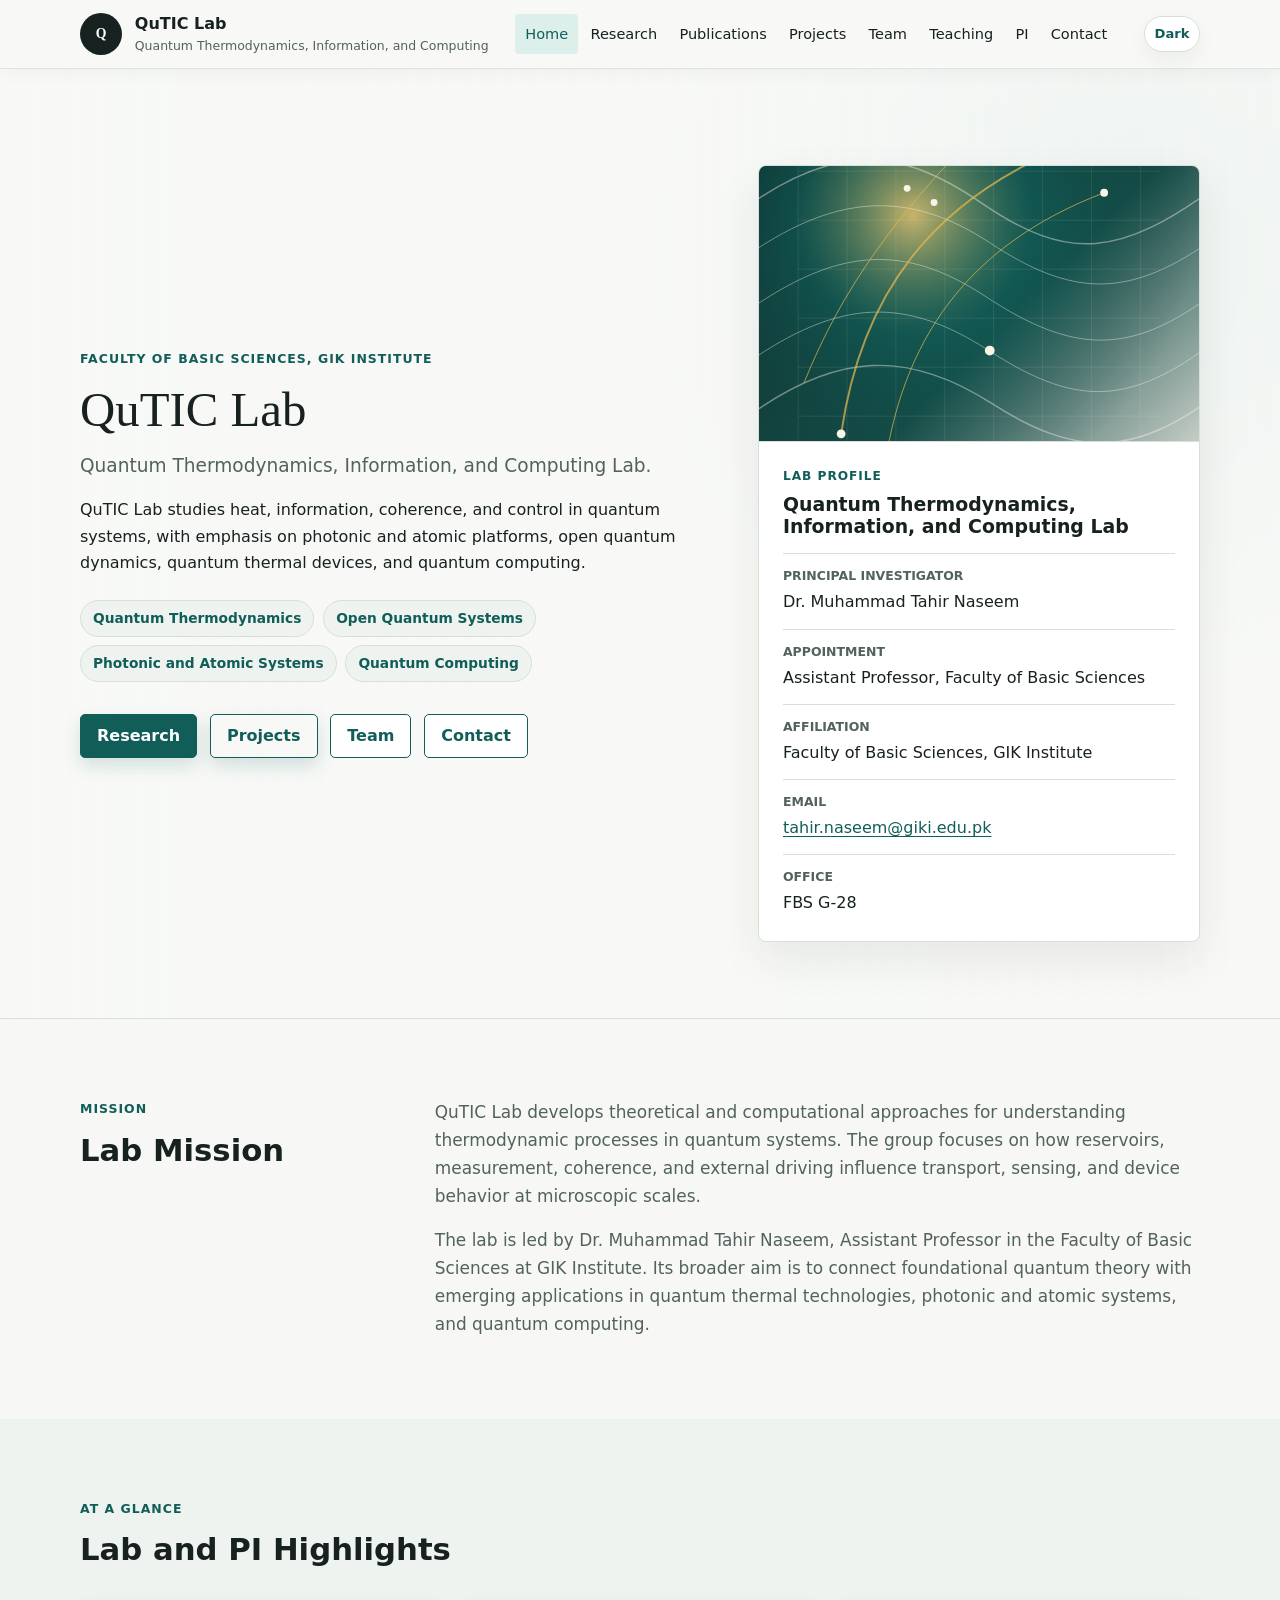
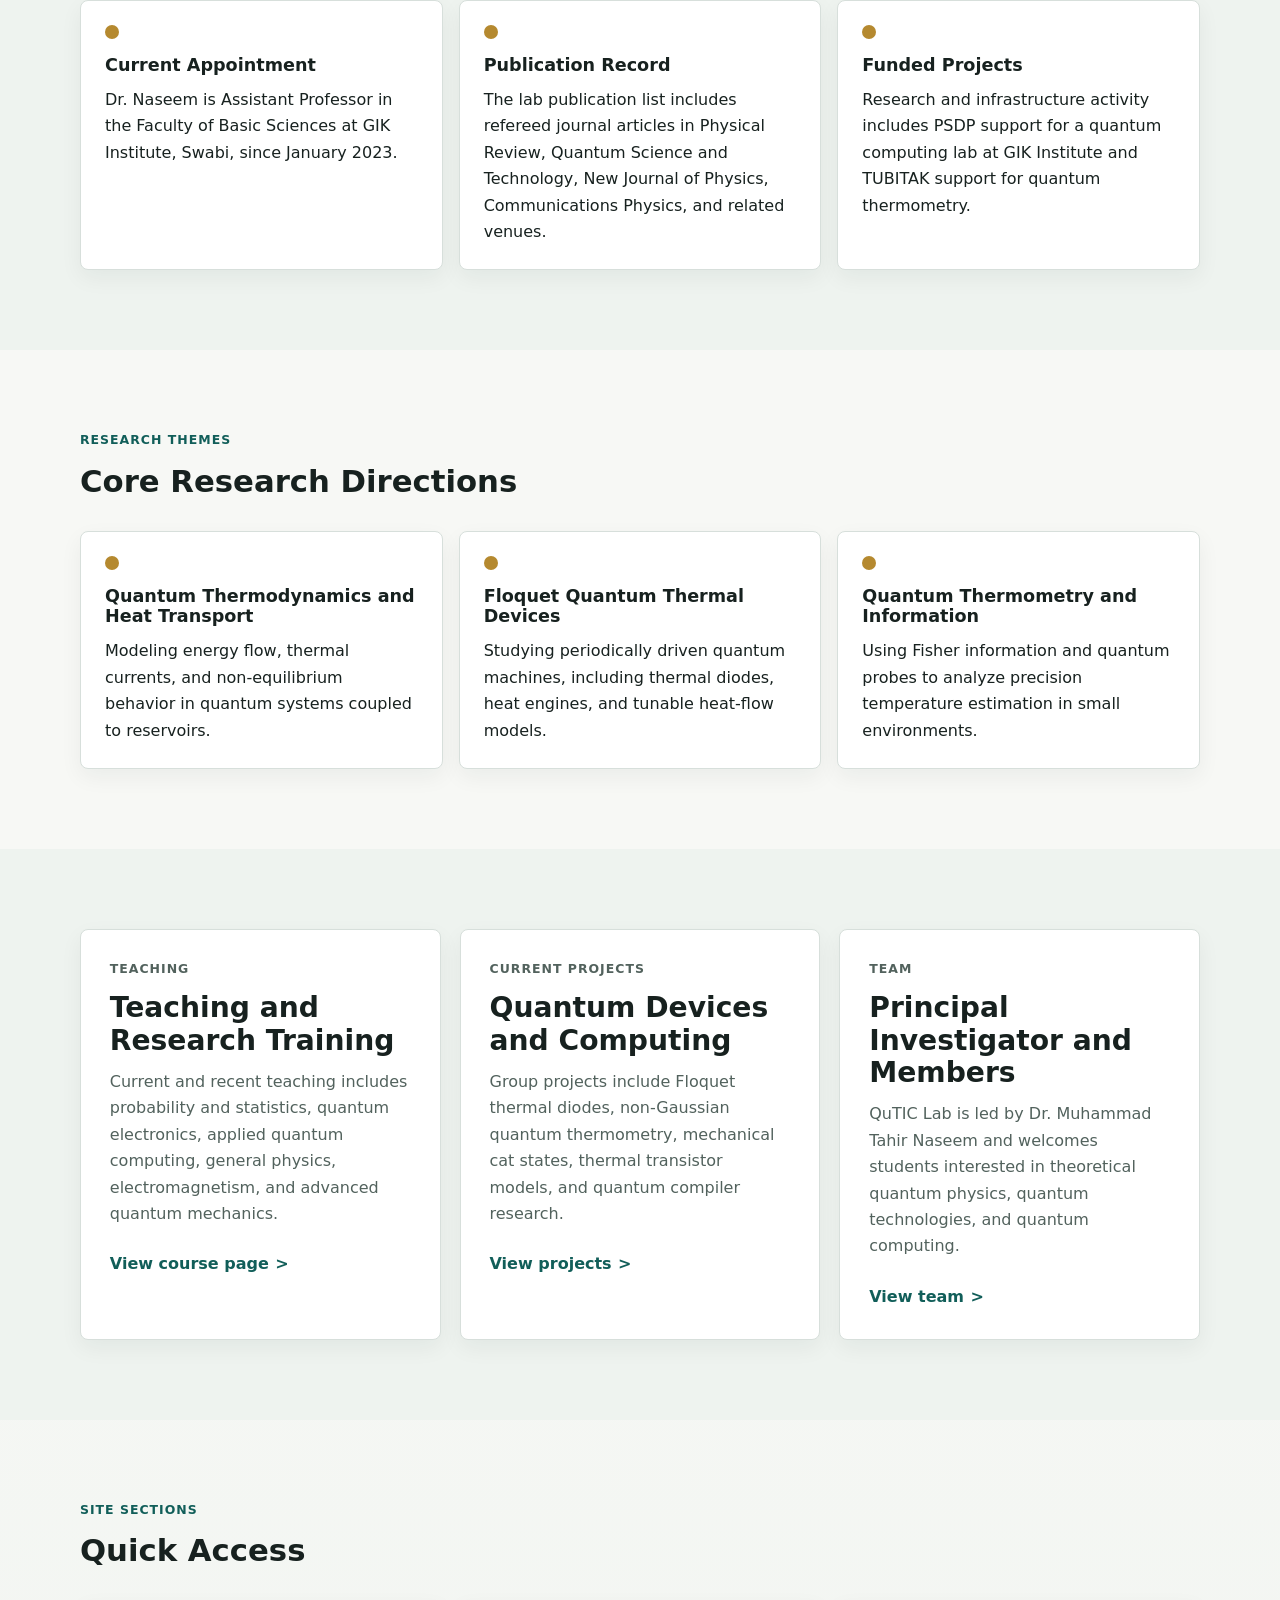
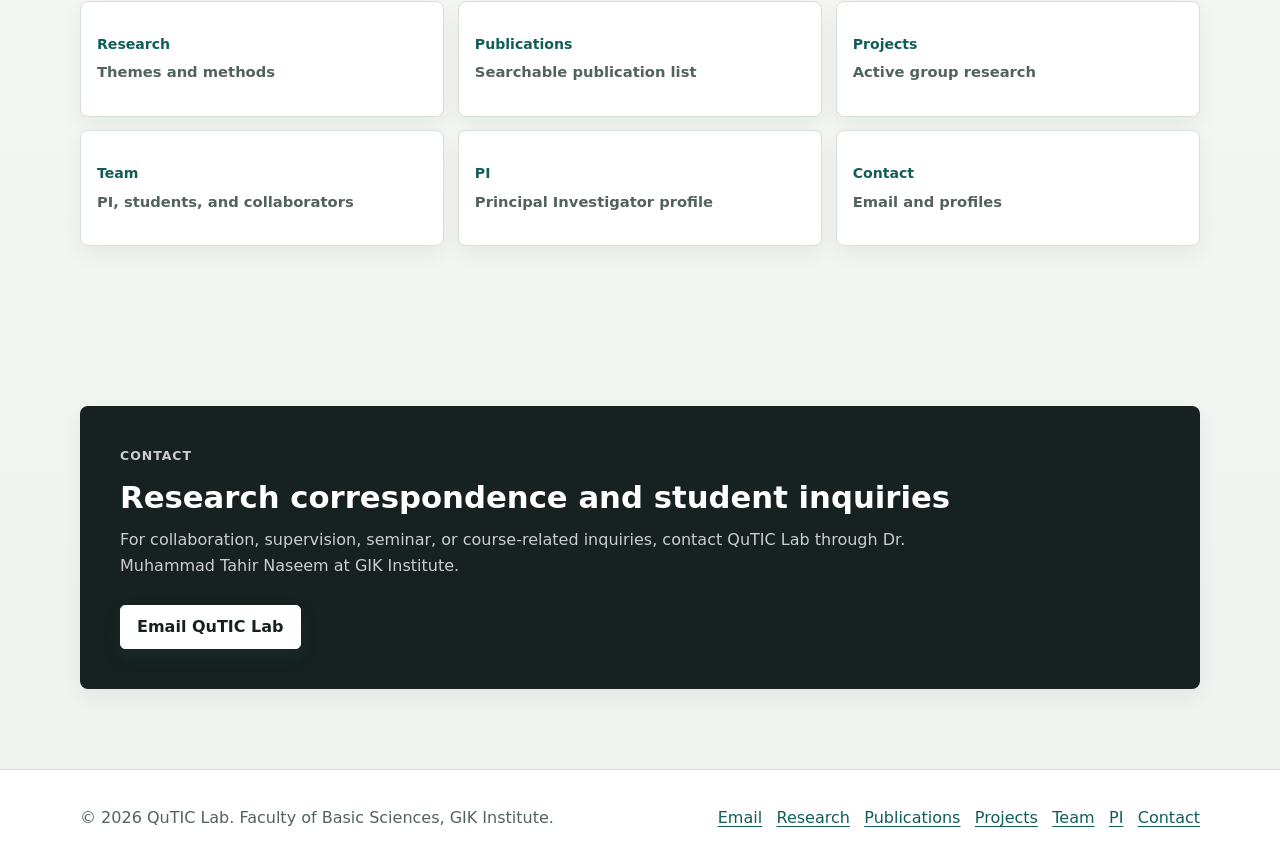
<file: index.html>
<!doctype html>
<html lang="en">
  <head>
    <meta charset="utf-8">
    <meta name="viewport" content="width=device-width, initial-scale=1">
    <meta name="description" content="QuTIC Lab: Quantum Thermodynamics, Information, and Computing Lab at the Faculty of Basic Sciences, GIK Institute of Engineering Sciences and Technology.">
    <title>QuTIC Lab | Quantum Thermodynamics, Information, and Computing</title>
    <script src="assets/js/theme-init.js"></script>
    <link rel="stylesheet" href="assets/css/styles.css">
  </head>
  <body>
    <a class="skip-link" href="#main">Skip to content</a>
    <header class="site-header" data-site-header>
      <nav class="nav container" aria-label="Primary navigation">
        <a class="brand" href="index.html" aria-label="Home">
          <span class="brand-mark" aria-hidden="true">Q</span>
          <span>
            <strong>QuTIC Lab</strong>
            <small>Quantum Thermodynamics, Information, and Computing</small>
          </span>
        </a>
        <button class="nav-toggle" type="button" aria-expanded="false" aria-controls="nav-menu" data-nav-toggle>
          <span></span>
          <span></span>
          <span></span>
          <span class="sr-only">Menu</span>
        </button>
        <div class="nav-menu" id="nav-menu" data-nav-menu>
          <a href="index.html">Home</a>
          <a href="research.html">Research</a>
          <a href="publications.html">Publications</a>
          <a href="projects.html">Projects</a>
          <a href="students.html">Team</a>
          <a href="teaching.html">Teaching</a>
          <a href="cv.html">PI</a>
          <a href="contact.html">Contact</a>
        </div>
        <button class="theme-toggle" type="button" data-theme-toggle aria-label="Switch color theme" title="Switch color theme">
          <span data-theme-icon aria-hidden="true">Theme</span>
          <span class="sr-only" data-theme-label>Switch color theme</span>
        </button>
      </nav>
    </header>

    <main id="main">
      <section class="hero academic-hero">
        <div class="container hero-grid">
          <div class="hero-copy">
            <p class="eyebrow">Faculty of Basic Sciences, GIK Institute</p>
            <h1>QuTIC Lab</h1>
            <p class="lead">Quantum Thermodynamics, Information, and Computing Lab.</p>
            <p>QuTIC Lab studies heat, information, coherence, and control in quantum systems, with emphasis on photonic and atomic platforms, open quantum dynamics, quantum thermal devices, and quantum computing.</p>
            <ul class="hero-tags" aria-label="Research areas">
              <li>Quantum Thermodynamics</li>
              <li>Open Quantum Systems</li>
              <li>Photonic and Atomic Systems</li>
              <li>Quantum Computing</li>
            </ul>
            <div class="hero-actions">
              <a class="button" href="research.html">Research</a>
              <a class="button secondary" href="projects.html">Projects</a>
              <a class="button quiet" href="students.html">Team</a>
              <a class="button quiet" href="contact.html">Contact</a>
            </div>
          </div>

          <aside class="profile-panel" aria-label="Academic profile summary">
            <div class="profile-visual">
              <img src="assets/img/physics-field.svg" alt="Abstract visualization of quantum field trajectories and nodes.">
            </div>
            <div class="profile-details">
              <p class="profile-label">Lab Profile</p>
              <h2>Quantum Thermodynamics, Information, and Computing Lab</h2>
              <dl class="profile-list">
                <div>
                  <dt>Principal Investigator</dt>
                  <dd>Dr. Muhammad Tahir Naseem</dd>
                </div>
                <div>
                  <dt>Appointment</dt>
                  <dd>Assistant Professor, Faculty of Basic Sciences</dd>
                </div>
                <div>
                  <dt>Affiliation</dt>
                  <dd>Faculty of Basic Sciences, GIK Institute</dd>
                </div>
                <div>
                  <dt>Email</dt>
                  <dd><a href="mailto:tahir.naseem@giki.edu.pk">tahir.naseem@giki.edu.pk</a></dd>
                </div>
                <div>
                  <dt>Office</dt>
                  <dd>FBS G-28</dd>
                </div>
              </dl>
            </div>
          </aside>
        </div>
      </section>

      <section class="section">
        <div class="container two-column">
          <div>
            <p class="section-kicker">Mission</p>
            <h2>Lab Mission</h2>
          </div>
          <div class="prose">
            <p>QuTIC Lab develops theoretical and computational approaches for understanding thermodynamic processes in quantum systems. The group focuses on how reservoirs, measurement, coherence, and external driving influence transport, sensing, and device behavior at microscopic scales.</p>
            <p>The lab is led by Dr. Muhammad Tahir Naseem, Assistant Professor in the Faculty of Basic Sciences at GIK Institute. Its broader aim is to connect foundational quantum theory with emerging applications in quantum thermal technologies, photonic and atomic systems, and quantum computing.</p>
          </div>
        </div>
      </section>

      <section class="section muted">
        <div class="container">
          <div class="section-heading">
            <p class="section-kicker">At a Glance</p>
            <h2>Lab and PI Highlights</h2>
          </div>
          <div class="feature-grid">
            <article class="feature-card">
              <span class="icon-dot"></span>
              <h3>Current Appointment</h3>
              <p>Dr. Naseem is Assistant Professor in the Faculty of Basic Sciences at GIK Institute, Swabi, since January 2023.</p>
            </article>
            <article class="feature-card">
              <span class="icon-dot"></span>
              <h3>Publication Record</h3>
              <p>The lab publication list includes refereed journal articles in Physical Review, Quantum Science and Technology, New Journal of Physics, Communications Physics, and related venues.</p>
            </article>
            <article class="feature-card">
              <span class="icon-dot"></span>
              <h3>Funded Projects</h3>
              <p>Research and infrastructure activity includes PSDP support for a quantum computing lab at GIK Institute and TUBITAK support for quantum thermometry.</p>
            </article>
          </div>
        </div>
      </section>

      <section class="section">
        <div class="container">
          <div class="section-heading">
            <p class="section-kicker">Research Themes</p>
            <h2>Core Research Directions</h2>
          </div>
          <div class="feature-grid elevated-grid">
            <article class="feature-card">
              <span class="icon-dot"></span>
              <h3>Quantum Thermodynamics and Heat Transport</h3>
              <p>Modeling energy flow, thermal currents, and non-equilibrium behavior in quantum systems coupled to reservoirs.</p>
            </article>
            <article class="feature-card">
              <span class="icon-dot"></span>
              <h3>Floquet Quantum Thermal Devices</h3>
              <p>Studying periodically driven quantum machines, including thermal diodes, heat engines, and tunable heat-flow models.</p>
            </article>
            <article class="feature-card">
              <span class="icon-dot"></span>
              <h3>Quantum Thermometry and Information</h3>
              <p>Using Fisher information and quantum probes to analyze precision temperature estimation in small environments.</p>
            </article>
          </div>
        </div>
      </section>

      <section class="section muted">
        <div class="container academic-split">
          <article class="highlight-panel">
            <p class="section-kicker">Teaching</p>
            <h2>Teaching and Research Training</h2>
            <p>Current and recent teaching includes probability and statistics, quantum electronics, applied quantum computing, general physics, electromagnetism, and advanced quantum mechanics.</p>
            <a class="text-link" href="teaching.html">View course page</a>
          </article>
          <article class="highlight-panel">
            <p class="section-kicker">Current Projects</p>
            <h2>Quantum Devices and Computing</h2>
            <p>Group projects include Floquet thermal diodes, non-Gaussian quantum thermometry, mechanical cat states, thermal transistor models, and quantum compiler research.</p>
            <a class="text-link" href="projects.html">View projects</a>
          </article>
          <article class="highlight-panel">
            <p class="section-kicker">Team</p>
            <h2>Principal Investigator and Members</h2>
            <p>QuTIC Lab is led by Dr. Muhammad Tahir Naseem and welcomes students interested in theoretical quantum physics, quantum technologies, and quantum computing.</p>
            <a class="text-link" href="students.html">View team</a>
          </article>
        </div>
      </section>

      <section class="section">
        <div class="container">
          <div class="section-heading">
            <p class="section-kicker">Site Sections</p>
            <h2>Quick Access</h2>
          </div>
          <div class="academic-link-grid">
            <a class="academic-link-card" href="research.html">
              <span>Research</span>
              <strong>Themes and methods</strong>
            </a>
            <a class="academic-link-card" href="publications.html">
              <span>Publications</span>
              <strong>Searchable publication list</strong>
            </a>
            <a class="academic-link-card" href="projects.html">
              <span>Projects</span>
              <strong>Active group research</strong>
            </a>
            <a class="academic-link-card" href="students.html">
              <span>Team</span>
              <strong>PI, students, and collaborators</strong>
            </a>
            <a class="academic-link-card" href="cv.html">
              <span>PI</span>
              <strong>Principal Investigator profile</strong>
            </a>
            <a class="academic-link-card" href="contact.html">
              <span>Contact</span>
              <strong>Email and profiles</strong>
            </a>
          </div>
        </div>
      </section>

      <section class="section">
        <div class="container callout">
          <p class="section-kicker">Contact</p>
          <h2>Research correspondence and student inquiries</h2>
          <p>For collaboration, supervision, seminar, or course-related inquiries, contact QuTIC Lab through Dr. Muhammad Tahir Naseem at GIK Institute.</p>
          <a class="button" href="mailto:tahir.naseem@giki.edu.pk">Email QuTIC Lab</a>
        </div>
      </section>
    </main>

    <footer class="site-footer">
      <div class="container footer-grid">
        <p>&copy; <span data-year></span> QuTIC Lab. Faculty of Basic Sciences, GIK Institute.</p>
        <div class="footer-links">
          <a href="mailto:tahir.naseem@giki.edu.pk">Email</a>
          <a href="research.html">Research</a>
          <a href="publications.html">Publications</a>
          <a href="projects.html">Projects</a>
          <a href="students.html">Team</a>
          <a href="cv.html">PI</a>
          <a href="contact.html">Contact</a>
        </div>
      </div>
    </footer>
    <script src="assets/js/main.js"></script>
  </body>
</html>
</file>
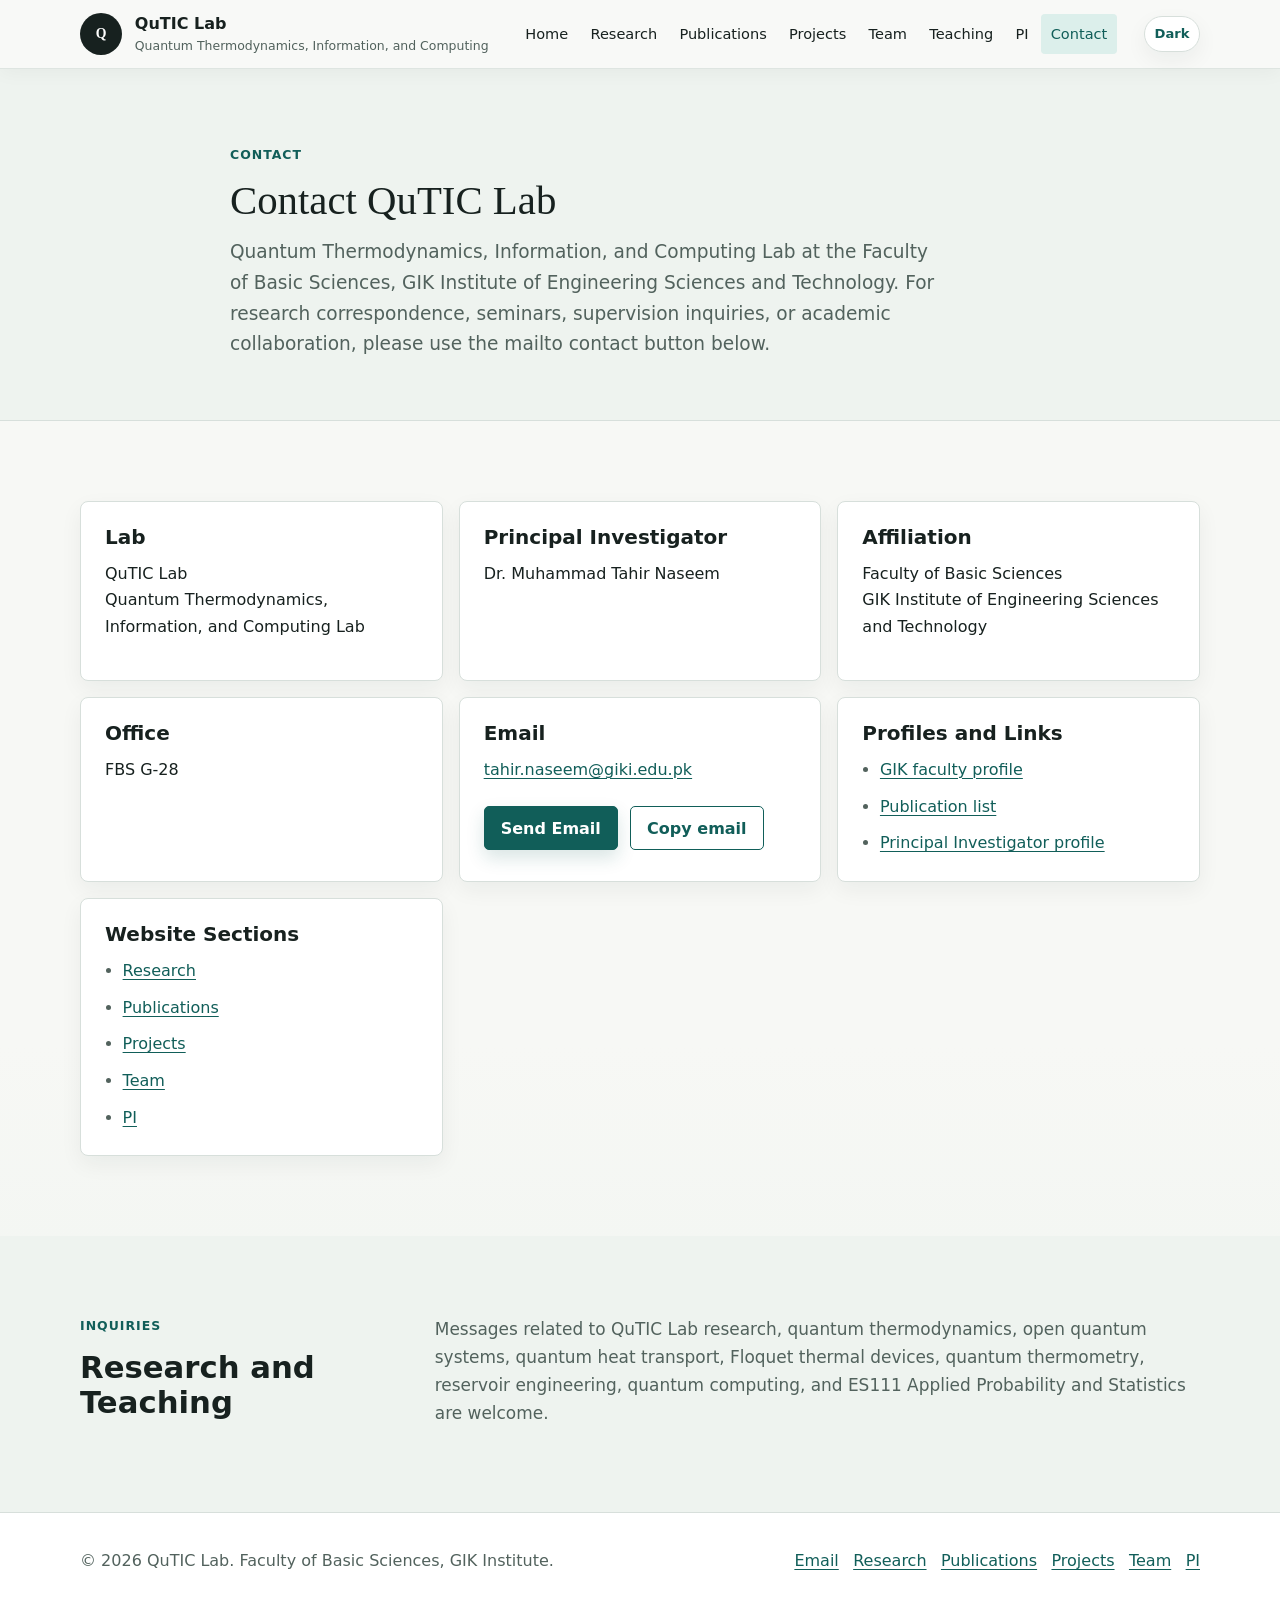
<file: contact.html>
<!doctype html>
<html lang="en">
  <head>
    <meta charset="utf-8">
    <meta name="viewport" content="width=device-width, initial-scale=1">
    <meta name="description" content="Contact information for QuTIC Lab and Dr. Muhammad Tahir Naseem.">
    <title>Contact | QuTIC Lab</title>
    <script src="assets/js/theme-init.js"></script>
    <link rel="stylesheet" href="assets/css/styles.css">
  </head>
  <body>
    <a class="skip-link" href="#main">Skip to content</a>
    <header class="site-header" data-site-header>
      <nav class="nav container" aria-label="Primary navigation">
        <a class="brand" href="index.html" aria-label="Home">
          <span class="brand-mark" aria-hidden="true">Q</span>
          <span>
            <strong>QuTIC Lab</strong>
            <small>Quantum Thermodynamics, Information, and Computing</small>
          </span>
        </a>
        <button class="nav-toggle" type="button" aria-expanded="false" aria-controls="nav-menu" data-nav-toggle>
          <span></span>
          <span></span>
          <span></span>
          <span class="sr-only">Menu</span>
        </button>
        <div class="nav-menu" id="nav-menu" data-nav-menu>
          <a href="index.html">Home</a>
          <a href="research.html">Research</a>
          <a href="publications.html">Publications</a>
          <a href="projects.html">Projects</a>
          <a href="students.html">Team</a>
          <a href="teaching.html">Teaching</a>
          <a href="cv.html">PI</a>
          <a href="contact.html">Contact</a>
        </div>
        <button class="theme-toggle" type="button" data-theme-toggle aria-label="Switch color theme" title="Switch color theme">
          <span data-theme-icon aria-hidden="true">Theme</span>
          <span class="sr-only" data-theme-label>Switch color theme</span>
        </button>
      </nav>
    </header>

    <main id="main">
      <section class="page-hero">
        <div class="container narrow">
          <p class="eyebrow">Contact</p>
          <h1>Contact QuTIC Lab</h1>
          <p class="lead">Quantum Thermodynamics, Information, and Computing Lab at the Faculty of Basic Sciences, GIK Institute of Engineering Sciences and Technology. For research correspondence, seminars, supervision inquiries, or academic collaboration, please use the mailto contact button below.</p>
        </div>
      </section>

      <section class="section">
        <div class="container contact-grid">
          <div class="contact-card">
            <h2>Lab</h2>
            <p>QuTIC Lab<br>Quantum Thermodynamics, Information, and Computing Lab</p>
          </div>
          <div class="contact-card">
            <h2>Principal Investigator</h2>
            <p>Dr. Muhammad Tahir Naseem</p>
          </div>
          <div class="contact-card">
            <h2>Affiliation</h2>
            <p>Faculty of Basic Sciences<br>GIK Institute of Engineering Sciences and Technology</p>
          </div>
          <div class="contact-card">
            <h2>Office</h2>
            <p>FBS G-28</p>
          </div>
          <div class="contact-card">
            <h2>Email</h2>
            <p><a href="mailto:tahir.naseem@giki.edu.pk" data-email>tahir.naseem@giki.edu.pk</a></p>
            <a class="button" href="mailto:tahir.naseem@giki.edu.pk">Send Email</a>
            <button class="text-button" type="button" data-copy-email>Copy email</button>
          </div>
          <div class="contact-card">
            <h2>Profiles and Links</h2>
            <ul class="clean-list">
              <li><a href="https://giki.edu.pk/fes/es-faculty-profile/" rel="noopener">GIK faculty profile</a></li>
              <li><a href="publications.html">Publication list</a></li>
              <li><a href="cv.html">Principal Investigator profile</a></li>
            </ul>
          </div>
          <div class="contact-card">
            <h2>Website Sections</h2>
            <ul class="clean-list">
              <li><a href="research.html">Research</a></li>
              <li><a href="publications.html">Publications</a></li>
              <li><a href="projects.html">Projects</a></li>
              <li><a href="students.html">Team</a></li>
              <li><a href="cv.html">PI</a></li>
            </ul>
          </div>
        </div>
      </section>

      <section class="section muted">
        <div class="container two-column">
          <div>
            <p class="section-kicker">Inquiries</p>
            <h2>Research and Teaching</h2>
          </div>
          <div class="prose">
            <p>Messages related to QuTIC Lab research, quantum thermodynamics, open quantum systems, quantum heat transport, Floquet thermal devices, quantum thermometry, reservoir engineering, quantum computing, and ES111 Applied Probability and Statistics are welcome.</p>
          </div>
        </div>
      </section>
    </main>

    <footer class="site-footer">
      <div class="container footer-grid">
        <p>&copy; <span data-year></span> QuTIC Lab. Faculty of Basic Sciences, GIK Institute.</p>
        <div class="footer-links">
          <a href="mailto:tahir.naseem@giki.edu.pk">Email</a>
          <a href="research.html">Research</a>
          <a href="publications.html">Publications</a>
          <a href="projects.html">Projects</a>
          <a href="students.html">Team</a>
          <a href="cv.html">PI</a>
        </div>
      </div>
    </footer>
    <script src="assets/js/main.js"></script>
  </body>
</html>
</file>
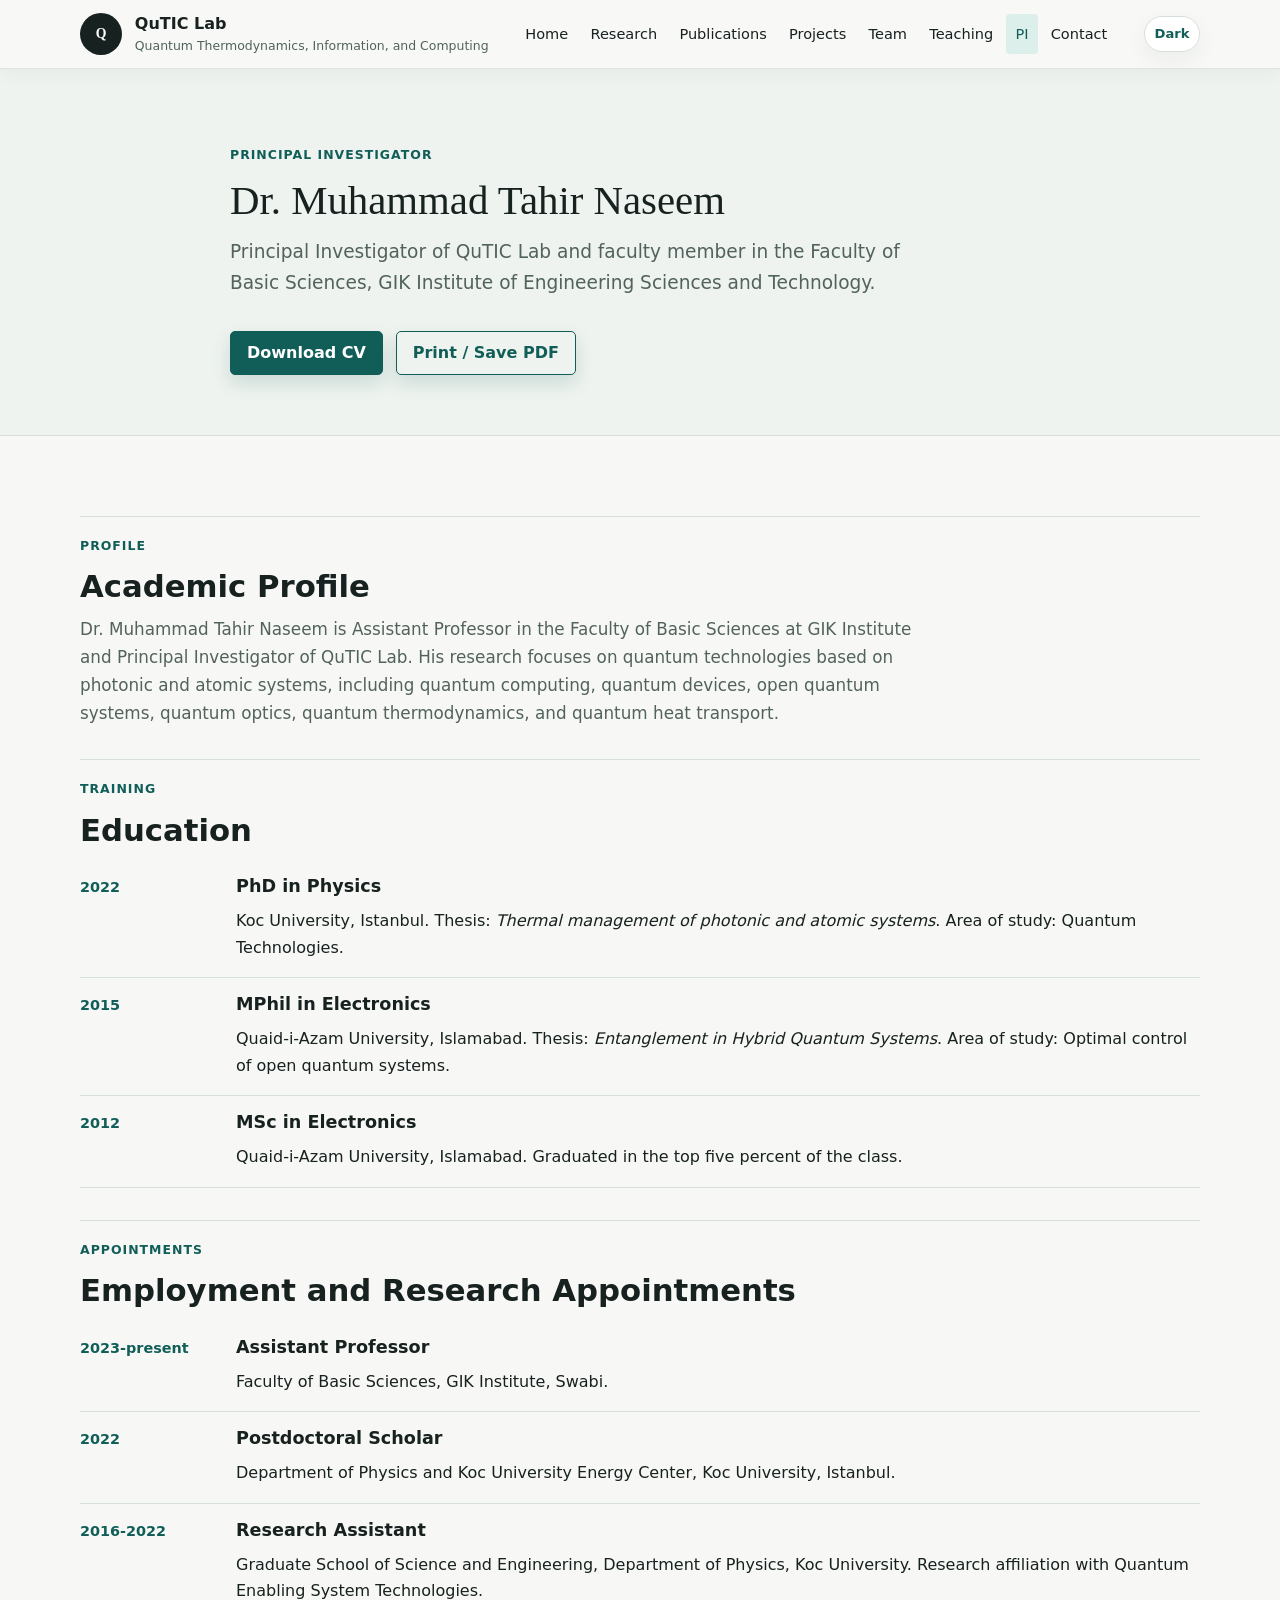
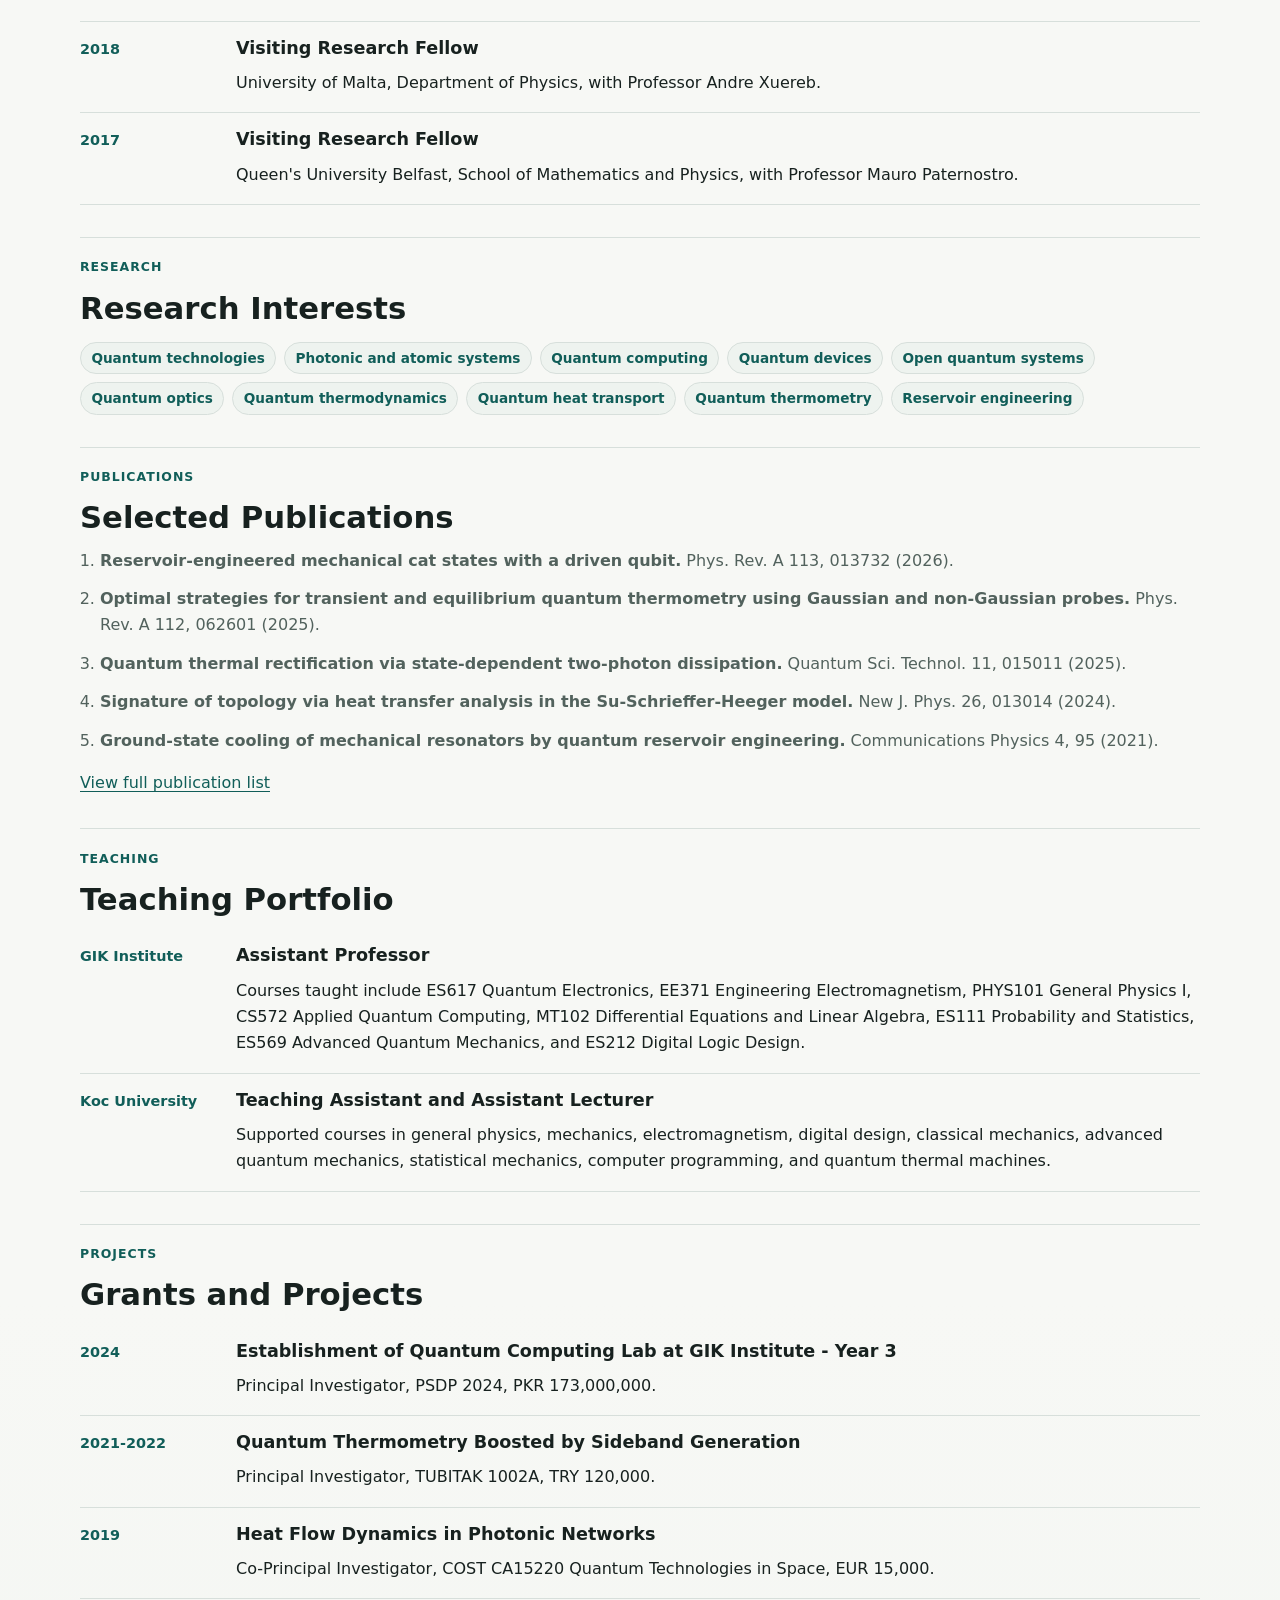
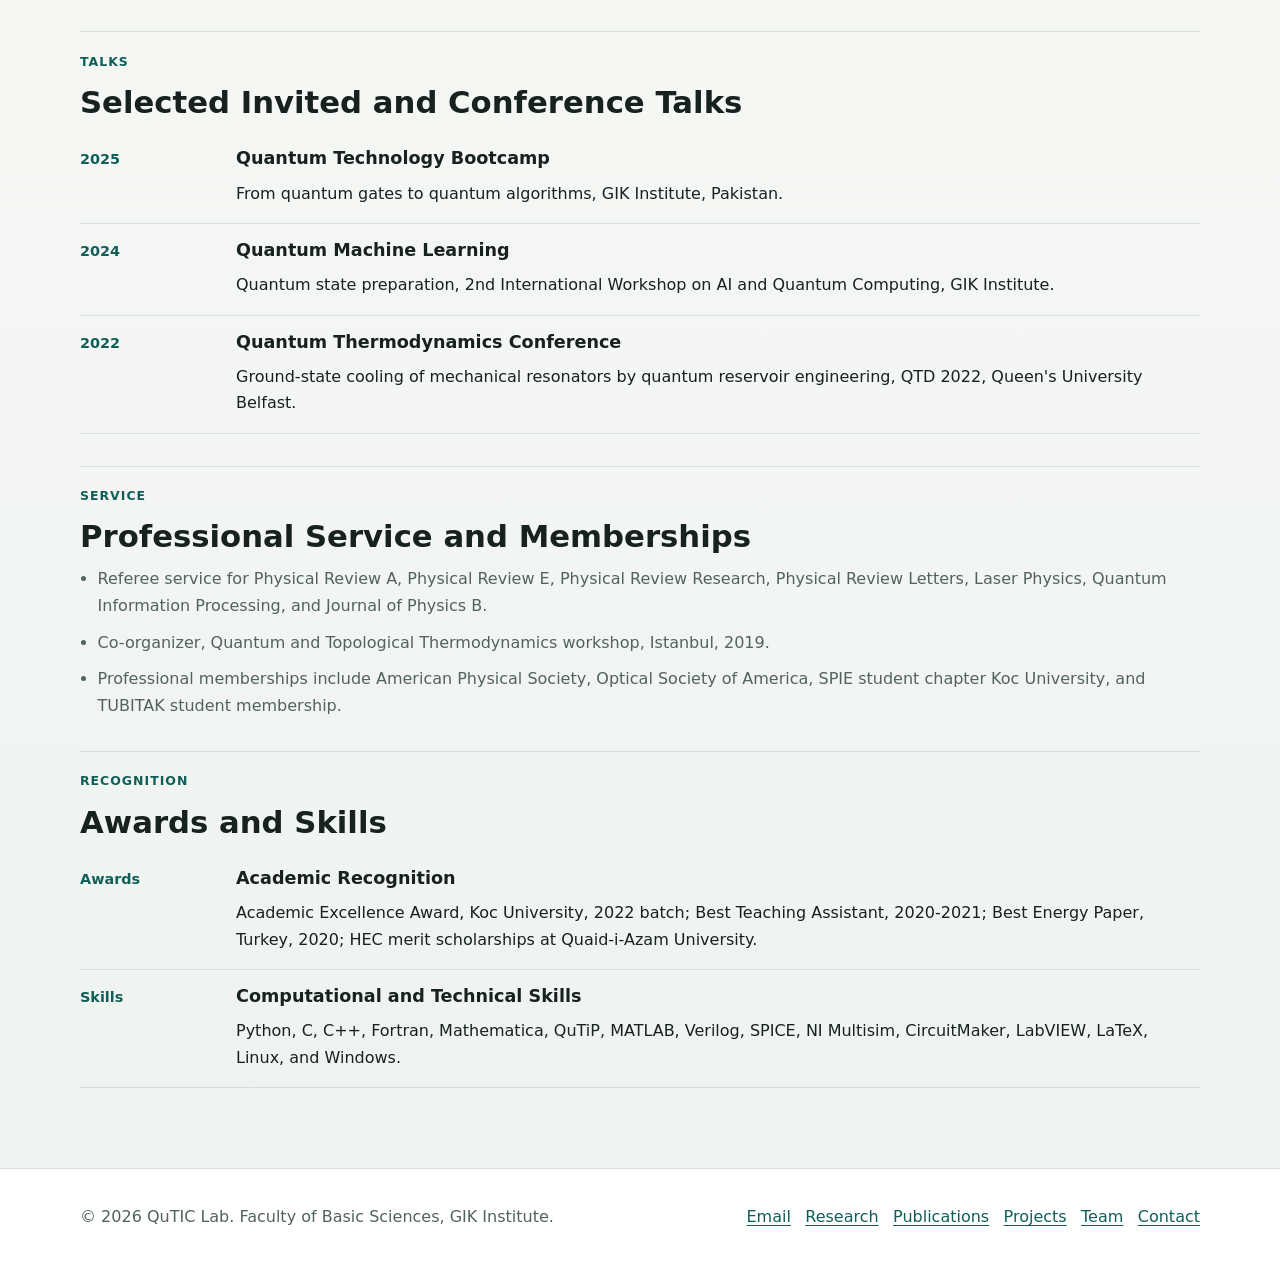
<file: cv.html>
<!doctype html>
<html lang="en">
  <head>
    <meta charset="utf-8">
    <meta name="viewport" content="width=device-width, initial-scale=1">
    <meta name="description" content="Principal Investigator profile for Dr. Muhammad Tahir Naseem, QuTIC Lab.">
    <title>Principal Investigator | QuTIC Lab</title>
    <script src="assets/js/theme-init.js"></script>
    <link rel="stylesheet" href="assets/css/styles.css">
  </head>
  <body>
    <a class="skip-link" href="#main">Skip to content</a>
    <header class="site-header" data-site-header>
      <nav class="nav container" aria-label="Primary navigation">
        <a class="brand" href="index.html" aria-label="Home">
          <span class="brand-mark" aria-hidden="true">Q</span>
          <span>
            <strong>QuTIC Lab</strong>
            <small>Quantum Thermodynamics, Information, and Computing</small>
          </span>
        </a>
        <button class="nav-toggle" type="button" aria-expanded="false" aria-controls="nav-menu" data-nav-toggle>
          <span></span>
          <span></span>
          <span></span>
          <span class="sr-only">Menu</span>
        </button>
        <div class="nav-menu" id="nav-menu" data-nav-menu>
          <a href="index.html">Home</a>
          <a href="research.html">Research</a>
          <a href="publications.html">Publications</a>
          <a href="projects.html">Projects</a>
          <a href="students.html">Team</a>
          <a href="teaching.html">Teaching</a>
          <a href="cv.html">PI</a>
          <a href="contact.html">Contact</a>
        </div>
        <button class="theme-toggle" type="button" data-theme-toggle aria-label="Switch color theme" title="Switch color theme">
          <span data-theme-icon aria-hidden="true">Theme</span>
          <span class="sr-only" data-theme-label>Switch color theme</span>
        </button>
      </nav>
    </header>

    <main id="main">
      <section class="page-hero">
        <div class="container narrow">
          <p class="eyebrow">Principal Investigator</p>
          <h1>Dr. Muhammad Tahir Naseem</h1>
          <p class="lead">Principal Investigator of QuTIC Lab and faculty member in the Faculty of Basic Sciences, GIK Institute of Engineering Sciences and Technology.</p>
          <div class="hero-actions">
            <a class="button" href="assets/files/cv.pdf" download>Download CV</a>
            <button class="button secondary" type="button" data-print>Print / Save PDF</button>
          </div>
        </div>
      </section>

      <section class="section">
        <div class="container cv">
          <section class="cv-section">
            <p class="section-kicker">Profile</p>
            <h2>Academic Profile</h2>
            <p class="cv-summary">Dr. Muhammad Tahir Naseem is Assistant Professor in the Faculty of Basic Sciences at GIK Institute and Principal Investigator of QuTIC Lab. His research focuses on quantum technologies based on photonic and atomic systems, including quantum computing, quantum devices, open quantum systems, quantum optics, quantum thermodynamics, and quantum heat transport.</p>
          </section>

          <section class="cv-section">
            <p class="section-kicker">Training</p>
            <h2>Education</h2>
            <div class="cv-item">
              <time>2022</time>
              <div>
                <h3>PhD in Physics</h3>
                <p>Koc University, Istanbul. Thesis: <em>Thermal management of photonic and atomic systems</em>. Area of study: Quantum Technologies.</p>
              </div>
            </div>
            <div class="cv-item">
              <time>2015</time>
              <div>
                <h3>MPhil in Electronics</h3>
                <p>Quaid-i-Azam University, Islamabad. Thesis: <em>Entanglement in Hybrid Quantum Systems</em>. Area of study: Optimal control of open quantum systems.</p>
              </div>
            </div>
            <div class="cv-item">
              <time>2012</time>
              <div>
                <h3>MSc in Electronics</h3>
                <p>Quaid-i-Azam University, Islamabad. Graduated in the top five percent of the class.</p>
              </div>
            </div>
          </section>

          <section class="cv-section">
            <p class="section-kicker">Appointments</p>
            <h2>Employment and Research Appointments</h2>
            <div class="cv-item">
              <time>2023-present</time>
              <div>
                <h3>Assistant Professor</h3>
                <p>Faculty of Basic Sciences, GIK Institute, Swabi.</p>
              </div>
            </div>
            <div class="cv-item">
              <time>2022</time>
              <div>
                <h3>Postdoctoral Scholar</h3>
                <p>Department of Physics and Koc University Energy Center, Koc University, Istanbul.</p>
              </div>
            </div>
            <div class="cv-item">
              <time>2016-2022</time>
              <div>
                <h3>Research Assistant</h3>
                <p>Graduate School of Science and Engineering, Department of Physics, Koc University. Research affiliation with Quantum Enabling System Technologies.</p>
              </div>
            </div>
            <div class="cv-item">
              <time>2018</time>
              <div>
                <h3>Visiting Research Fellow</h3>
                <p>University of Malta, Department of Physics, with Professor Andre Xuereb.</p>
              </div>
            </div>
            <div class="cv-item">
              <time>2017</time>
              <div>
                <h3>Visiting Research Fellow</h3>
                <p>Queen's University Belfast, School of Mathematics and Physics, with Professor Mauro Paternostro.</p>
              </div>
            </div>
          </section>

          <section class="cv-section">
            <p class="section-kicker">Research</p>
            <h2>Research Interests</h2>
            <ul class="tag-list">
              <li>Quantum technologies</li>
              <li>Photonic and atomic systems</li>
              <li>Quantum computing</li>
              <li>Quantum devices</li>
              <li>Open quantum systems</li>
              <li>Quantum optics</li>
              <li>Quantum thermodynamics</li>
              <li>Quantum heat transport</li>
              <li>Quantum thermometry</li>
              <li>Reservoir engineering</li>
            </ul>
          </section>

          <section class="cv-section">
            <p class="section-kicker">Publications</p>
            <h2>Selected Publications</h2>
            <ol class="cv-publications">
              <li><strong>Reservoir-engineered mechanical cat states with a driven qubit.</strong> Phys. Rev. A 113, 013732 (2026).</li>
              <li><strong>Optimal strategies for transient and equilibrium quantum thermometry using Gaussian and non-Gaussian probes.</strong> Phys. Rev. A 112, 062601 (2025).</li>
              <li><strong>Quantum thermal rectification via state-dependent two-photon dissipation.</strong> Quantum Sci. Technol. 11, 015011 (2025).</li>
              <li><strong>Signature of topology via heat transfer analysis in the Su-Schrieffer-Heeger model.</strong> New J. Phys. 26, 013014 (2024).</li>
              <li><strong>Ground-state cooling of mechanical resonators by quantum reservoir engineering.</strong> Communications Physics 4, 95 (2021).</li>
            </ol>
            <p><a href="publications.html">View full publication list</a></p>
          </section>

          <section class="cv-section">
            <p class="section-kicker">Teaching</p>
            <h2>Teaching Portfolio</h2>
            <div class="cv-item">
              <time>GIK Institute</time>
              <div>
                <h3>Assistant Professor</h3>
                <p>Courses taught include ES617 Quantum Electronics, EE371 Engineering Electromagnetism, PHYS101 General Physics I, CS572 Applied Quantum Computing, MT102 Differential Equations and Linear Algebra, ES111 Probability and Statistics, ES569 Advanced Quantum Mechanics, and ES212 Digital Logic Design.</p>
              </div>
            </div>
            <div class="cv-item">
              <time>Koc University</time>
              <div>
                <h3>Teaching Assistant and Assistant Lecturer</h3>
                <p>Supported courses in general physics, mechanics, electromagnetism, digital design, classical mechanics, advanced quantum mechanics, statistical mechanics, computer programming, and quantum thermal machines.</p>
              </div>
            </div>
          </section>

          <section class="cv-section">
            <p class="section-kicker">Projects</p>
            <h2>Grants and Projects</h2>
            <div class="cv-item">
              <time>2024</time>
              <div>
                <h3>Establishment of Quantum Computing Lab at GIK Institute - Year 3</h3>
                <p>Principal Investigator, PSDP 2024, PKR 173,000,000.</p>
              </div>
            </div>
            <div class="cv-item">
              <time>2021-2022</time>
              <div>
                <h3>Quantum Thermometry Boosted by Sideband Generation</h3>
                <p>Principal Investigator, TUBITAK 1002A, TRY 120,000.</p>
              </div>
            </div>
            <div class="cv-item">
              <time>2019</time>
              <div>
                <h3>Heat Flow Dynamics in Photonic Networks</h3>
                <p>Co-Principal Investigator, COST CA15220 Quantum Technologies in Space, EUR 15,000.</p>
              </div>
            </div>
          </section>

          <section class="cv-section">
            <p class="section-kicker">Talks</p>
            <h2>Selected Invited and Conference Talks</h2>
            <div class="cv-item">
              <time>2025</time>
              <div>
                <h3>Quantum Technology Bootcamp</h3>
                <p>From quantum gates to quantum algorithms, GIK Institute, Pakistan.</p>
              </div>
            </div>
            <div class="cv-item">
              <time>2024</time>
              <div>
                <h3>Quantum Machine Learning</h3>
                <p>Quantum state preparation, 2nd International Workshop on AI and Quantum Computing, GIK Institute.</p>
              </div>
            </div>
            <div class="cv-item">
              <time>2022</time>
              <div>
                <h3>Quantum Thermodynamics Conference</h3>
                <p>Ground-state cooling of mechanical resonators by quantum reservoir engineering, QTD 2022, Queen's University Belfast.</p>
              </div>
            </div>
          </section>

          <section class="cv-section">
            <p class="section-kicker">Service</p>
            <h2>Professional Service and Memberships</h2>
            <ul class="clean-list">
              <li>Referee service for Physical Review A, Physical Review E, Physical Review Research, Physical Review Letters, Laser Physics, Quantum Information Processing, and Journal of Physics B.</li>
              <li>Co-organizer, Quantum and Topological Thermodynamics workshop, Istanbul, 2019.</li>
              <li>Professional memberships include American Physical Society, Optical Society of America, SPIE student chapter Koc University, and TUBITAK student membership.</li>
            </ul>
          </section>

          <section class="cv-section">
            <p class="section-kicker">Recognition</p>
            <h2>Awards and Skills</h2>
            <div class="cv-item">
              <time>Awards</time>
              <div>
                <h3>Academic Recognition</h3>
                <p>Academic Excellence Award, Koc University, 2022 batch; Best Teaching Assistant, 2020-2021; Best Energy Paper, Turkey, 2020; HEC merit scholarships at Quaid-i-Azam University.</p>
              </div>
            </div>
            <div class="cv-item">
              <time>Skills</time>
              <div>
                <h3>Computational and Technical Skills</h3>
                <p>Python, C, C++, Fortran, Mathematica, QuTiP, MATLAB, Verilog, SPICE, NI Multisim, CircuitMaker, LabVIEW, LaTeX, Linux, and Windows.</p>
              </div>
            </div>
          </section>
        </div>
      </section>
    </main>

    <footer class="site-footer">
      <div class="container footer-grid">
        <p>&copy; <span data-year></span> QuTIC Lab. Faculty of Basic Sciences, GIK Institute.</p>
        <div class="footer-links">
          <a href="mailto:tahir.naseem@giki.edu.pk">Email</a>
          <a href="research.html">Research</a>
          <a href="publications.html">Publications</a>
          <a href="projects.html">Projects</a>
          <a href="students.html">Team</a>
          <a href="contact.html">Contact</a>
        </div>
      </div>
    </footer>
    <script src="assets/js/main.js"></script>
  </body>
</html>
</file>
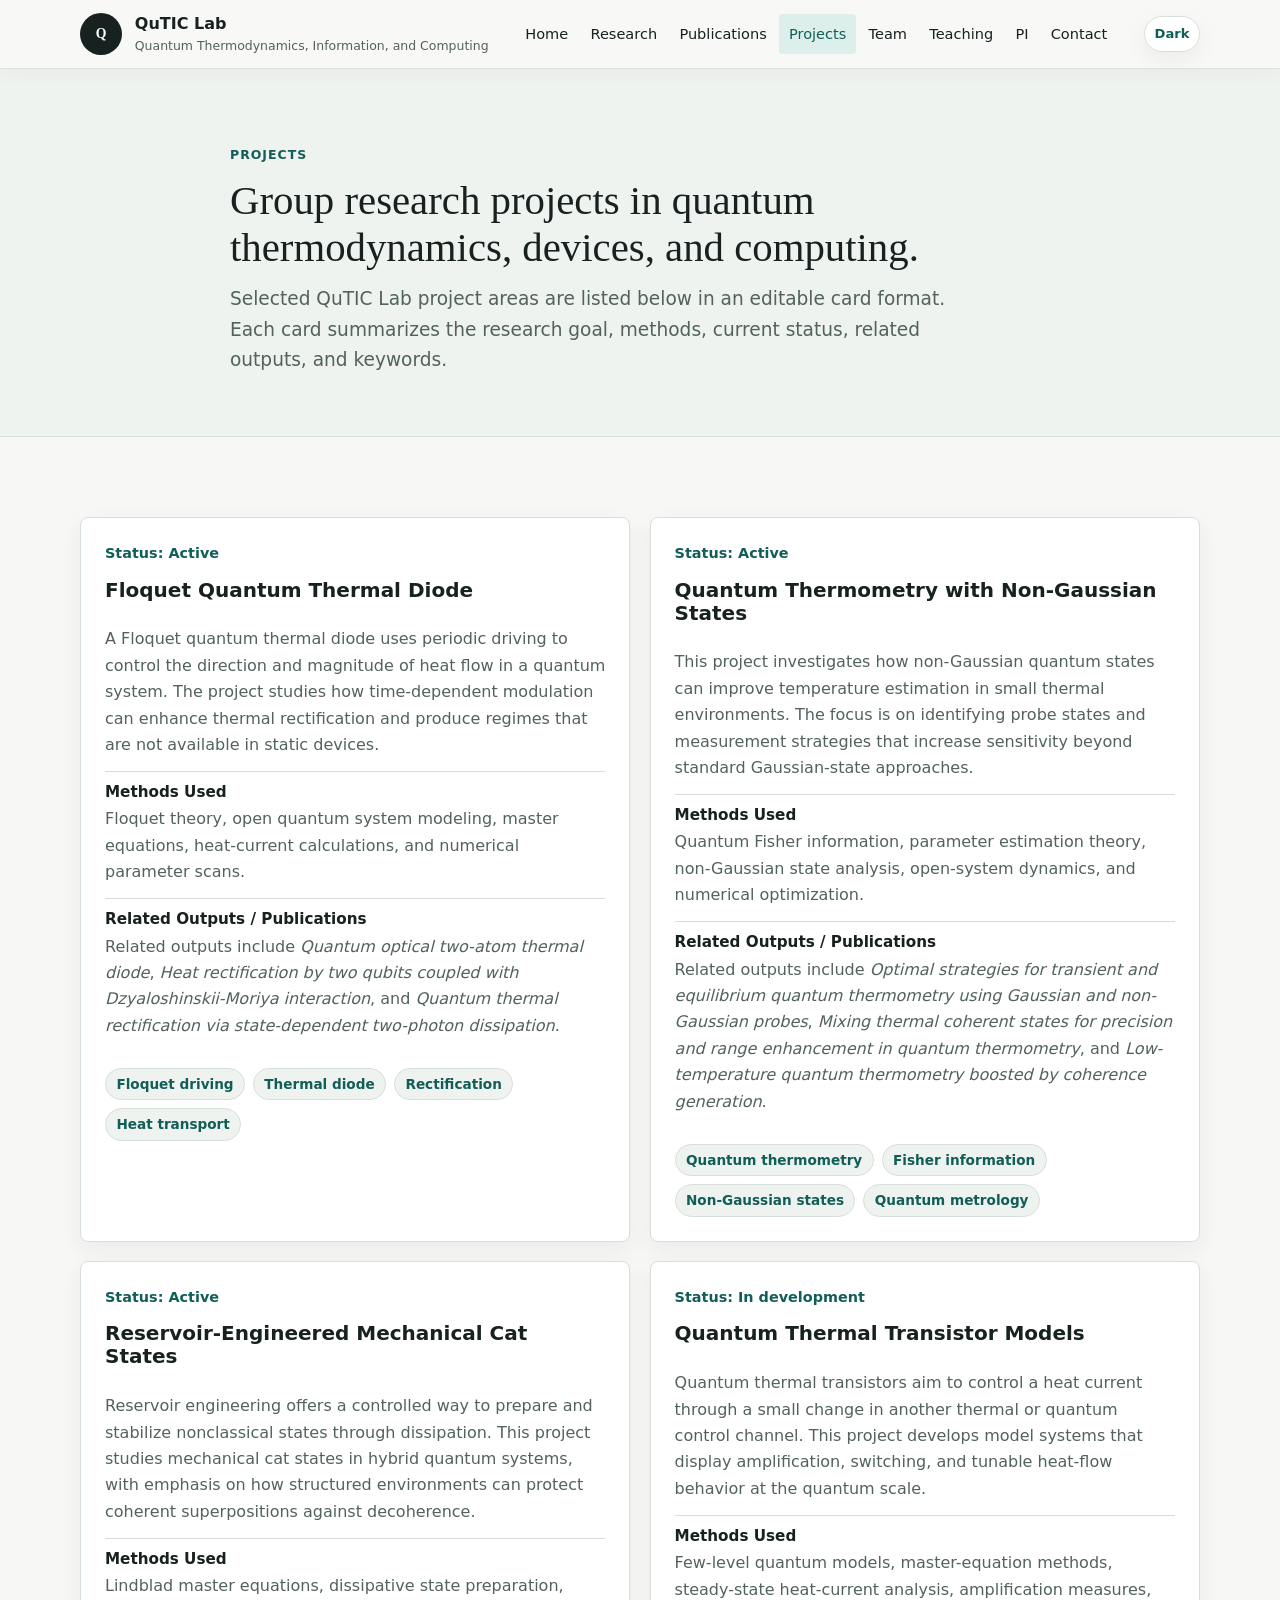
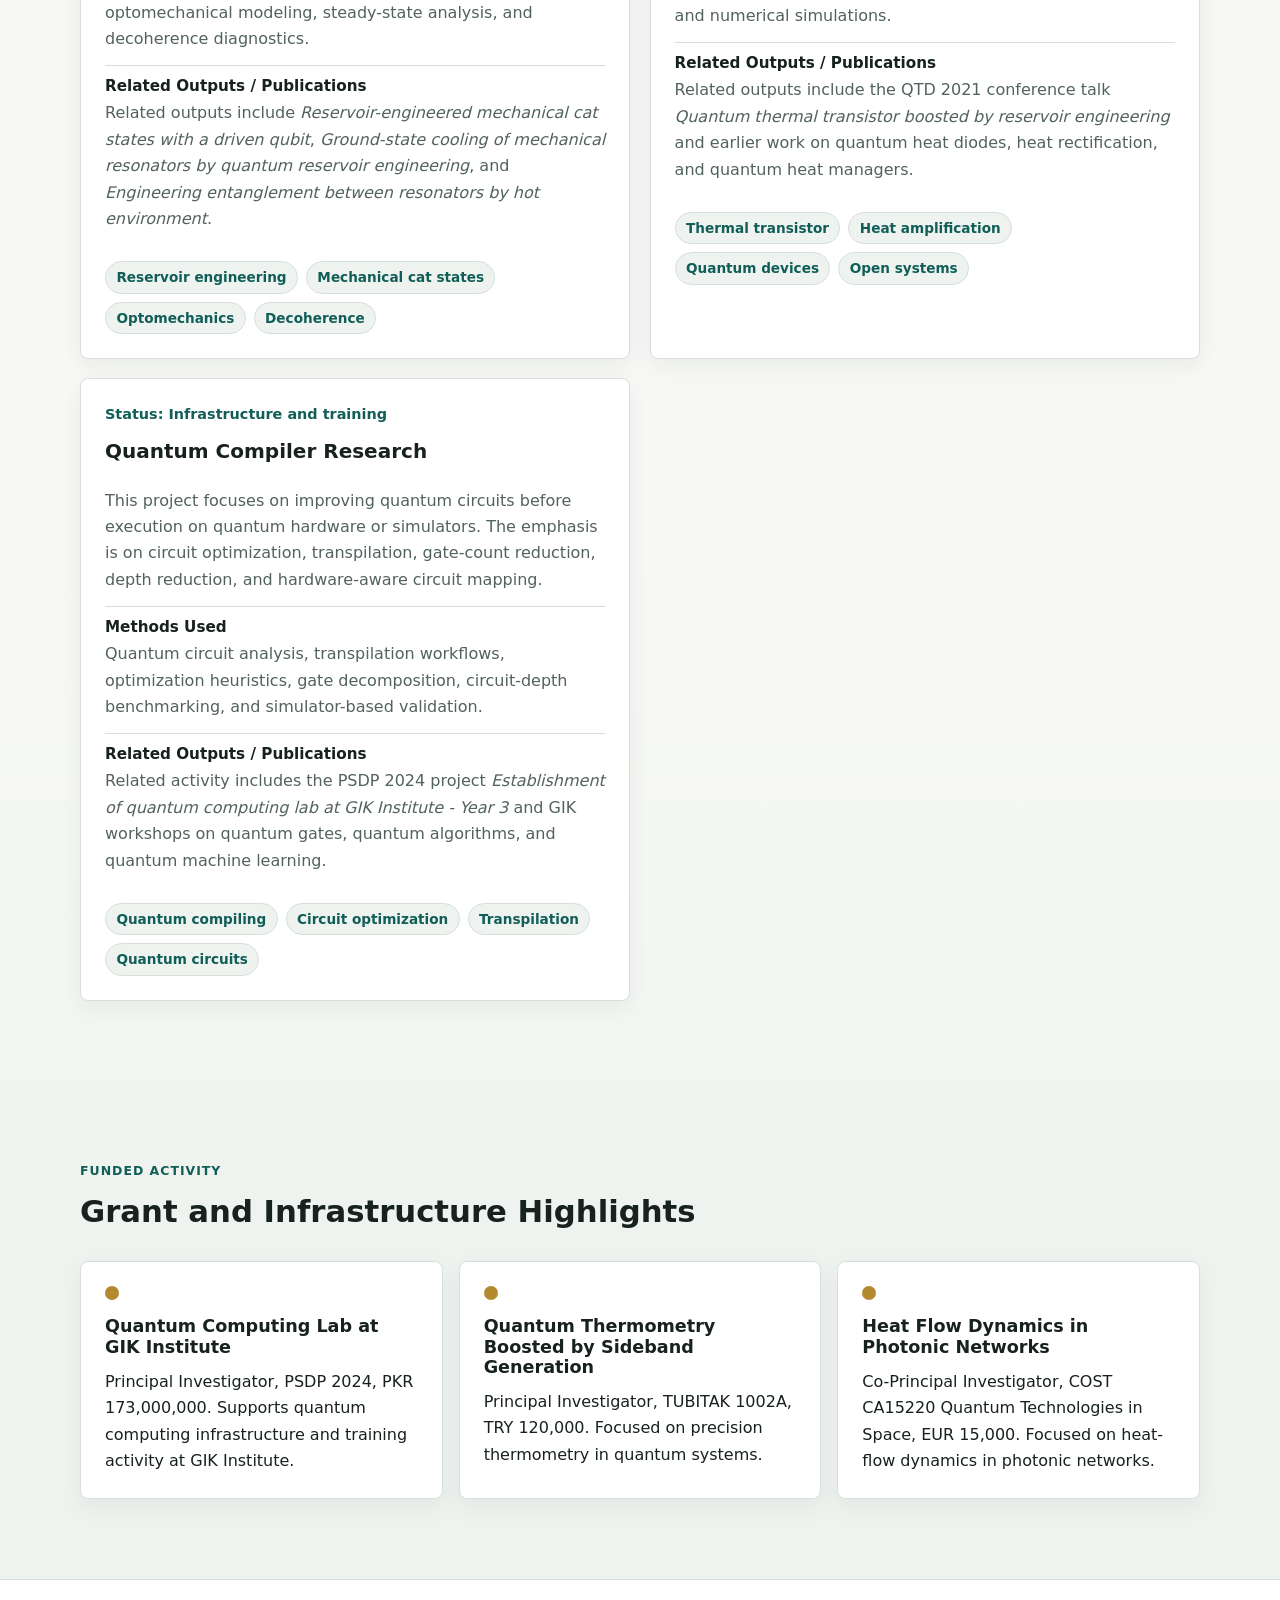
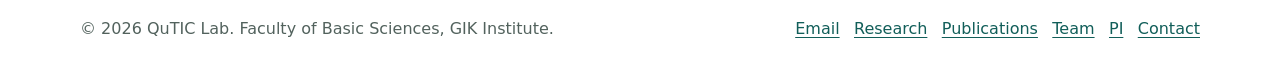
<file: projects.html>
<!doctype html>
<html lang="en">
  <head>
    <meta charset="utf-8">
    <meta name="viewport" content="width=device-width, initial-scale=1">
    <meta name="description" content="Research projects of QuTIC Lab in quantum thermodynamics, quantum technologies, and quantum computing.">
    <title>Projects | QuTIC Lab</title>
    <script src="assets/js/theme-init.js"></script>
    <link rel="stylesheet" href="assets/css/styles.css">
  </head>
  <body>
    <a class="skip-link" href="#main">Skip to content</a>
    <header class="site-header" data-site-header>
      <nav class="nav container" aria-label="Primary navigation">
        <a class="brand" href="index.html" aria-label="Home">
          <span class="brand-mark" aria-hidden="true">Q</span>
          <span>
            <strong>QuTIC Lab</strong>
            <small>Quantum Thermodynamics, Information, and Computing</small>
          </span>
        </a>
        <button class="nav-toggle" type="button" aria-expanded="false" aria-controls="nav-menu" data-nav-toggle>
          <span></span>
          <span></span>
          <span></span>
          <span class="sr-only">Menu</span>
        </button>
        <div class="nav-menu" id="nav-menu" data-nav-menu>
          <a href="index.html">Home</a>
          <a href="research.html">Research</a>
          <a href="publications.html">Publications</a>
          <a href="projects.html">Projects</a>
          <a href="students.html">Team</a>
          <a href="teaching.html">Teaching</a>
          <a href="cv.html">PI</a>
          <a href="contact.html">Contact</a>
        </div>
        <button class="theme-toggle" type="button" data-theme-toggle aria-label="Switch color theme" title="Switch color theme">
          <span data-theme-icon aria-hidden="true">Theme</span>
          <span class="sr-only" data-theme-label>Switch color theme</span>
        </button>
      </nav>
    </header>

    <main id="main">
      <section class="page-hero">
        <div class="container narrow">
          <p class="eyebrow">Projects</p>
          <h1>Group research projects in quantum thermodynamics, devices, and computing.</h1>
          <p class="lead">Selected QuTIC Lab project areas are listed below in an editable card format. Each card summarizes the research goal, methods, current status, related outputs, and keywords.</p>
        </div>
      </section>

      <section class="section">
        <div class="container project-detail-grid">
          <article class="project-card project-detail-card">
            <p class="project-status">Status: Active</p>
            <h2>Floquet Quantum Thermal Diode</h2>
            <p>A Floquet quantum thermal diode uses periodic driving to control the direction and magnitude of heat flow in a quantum system. The project studies how time-dependent modulation can enhance thermal rectification and produce regimes that are not available in static devices.</p>
            <div class="project-meta">
              <h3>Methods Used</h3>
              <p>Floquet theory, open quantum system modeling, master equations, heat-current calculations, and numerical parameter scans.</p>
            </div>
            <div class="project-meta">
              <h3>Related Outputs / Publications</h3>
              <p>Related outputs include <em>Quantum optical two-atom thermal diode</em>, <em>Heat rectification by two qubits coupled with Dzyaloshinskii-Moriya interaction</em>, and <em>Quantum thermal rectification via state-dependent two-photon dissipation</em>.</p>
            </div>
            <ul class="tag-list"><li>Floquet driving</li><li>Thermal diode</li><li>Rectification</li><li>Heat transport</li></ul>
          </article>

          <article class="project-card project-detail-card">
            <p class="project-status">Status: Active</p>
            <h2>Quantum Thermometry with Non-Gaussian States</h2>
            <p>This project investigates how non-Gaussian quantum states can improve temperature estimation in small thermal environments. The focus is on identifying probe states and measurement strategies that increase sensitivity beyond standard Gaussian-state approaches.</p>
            <div class="project-meta">
              <h3>Methods Used</h3>
              <p>Quantum Fisher information, parameter estimation theory, non-Gaussian state analysis, open-system dynamics, and numerical optimization.</p>
            </div>
            <div class="project-meta">
              <h3>Related Outputs / Publications</h3>
              <p>Related outputs include <em>Optimal strategies for transient and equilibrium quantum thermometry using Gaussian and non-Gaussian probes</em>, <em>Mixing thermal coherent states for precision and range enhancement in quantum thermometry</em>, and <em>Low-temperature quantum thermometry boosted by coherence generation</em>.</p>
            </div>
            <ul class="tag-list"><li>Quantum thermometry</li><li>Fisher information</li><li>Non-Gaussian states</li><li>Quantum metrology</li></ul>
          </article>

          <article class="project-card project-detail-card">
            <p class="project-status">Status: Active</p>
            <h2>Reservoir-Engineered Mechanical Cat States</h2>
            <p>Reservoir engineering offers a controlled way to prepare and stabilize nonclassical states through dissipation. This project studies mechanical cat states in hybrid quantum systems, with emphasis on how structured environments can protect coherent superpositions against decoherence.</p>
            <div class="project-meta">
              <h3>Methods Used</h3>
              <p>Lindblad master equations, dissipative state preparation, optomechanical modeling, steady-state analysis, and decoherence diagnostics.</p>
            </div>
            <div class="project-meta">
              <h3>Related Outputs / Publications</h3>
              <p>Related outputs include <em>Reservoir-engineered mechanical cat states with a driven qubit</em>, <em>Ground-state cooling of mechanical resonators by quantum reservoir engineering</em>, and <em>Engineering entanglement between resonators by hot environment</em>.</p>
            </div>
            <ul class="tag-list"><li>Reservoir engineering</li><li>Mechanical cat states</li><li>Optomechanics</li><li>Decoherence</li></ul>
          </article>

          <article class="project-card project-detail-card">
            <p class="project-status">Status: In development</p>
            <h2>Quantum Thermal Transistor Models</h2>
            <p>Quantum thermal transistors aim to control a heat current through a small change in another thermal or quantum control channel. This project develops model systems that display amplification, switching, and tunable heat-flow behavior at the quantum scale.</p>
            <div class="project-meta">
              <h3>Methods Used</h3>
              <p>Few-level quantum models, master-equation methods, steady-state heat-current analysis, amplification measures, and numerical simulations.</p>
            </div>
            <div class="project-meta">
              <h3>Related Outputs / Publications</h3>
              <p>Related outputs include the QTD 2021 conference talk <em>Quantum thermal transistor boosted by reservoir engineering</em> and earlier work on quantum heat diodes, heat rectification, and quantum heat managers.</p>
            </div>
            <ul class="tag-list"><li>Thermal transistor</li><li>Heat amplification</li><li>Quantum devices</li><li>Open systems</li></ul>
          </article>

          <article class="project-card project-detail-card">
            <p class="project-status">Status: Infrastructure and training</p>
            <h2>Quantum Compiler Research</h2>
            <p>This project focuses on improving quantum circuits before execution on quantum hardware or simulators. The emphasis is on circuit optimization, transpilation, gate-count reduction, depth reduction, and hardware-aware circuit mapping.</p>
            <div class="project-meta">
              <h3>Methods Used</h3>
              <p>Quantum circuit analysis, transpilation workflows, optimization heuristics, gate decomposition, circuit-depth benchmarking, and simulator-based validation.</p>
            </div>
            <div class="project-meta">
              <h3>Related Outputs / Publications</h3>
              <p>Related activity includes the PSDP 2024 project <em>Establishment of quantum computing lab at GIK Institute - Year 3</em> and GIK workshops on quantum gates, quantum algorithms, and quantum machine learning.</p>
            </div>
            <ul class="tag-list"><li>Quantum compiling</li><li>Circuit optimization</li><li>Transpilation</li><li>Quantum circuits</li></ul>
          </article>
        </div>
      </section>

      <section class="section muted">
        <div class="container">
          <div class="section-heading">
            <p class="section-kicker">Funded Activity</p>
            <h2>Grant and Infrastructure Highlights</h2>
          </div>
          <div class="feature-grid">
            <article class="feature-card">
              <span class="icon-dot"></span>
              <h3>Quantum Computing Lab at GIK Institute</h3>
              <p>Principal Investigator, PSDP 2024, PKR 173,000,000. Supports quantum computing infrastructure and training activity at GIK Institute.</p>
            </article>
            <article class="feature-card">
              <span class="icon-dot"></span>
              <h3>Quantum Thermometry Boosted by Sideband Generation</h3>
              <p>Principal Investigator, TUBITAK 1002A, TRY 120,000. Focused on precision thermometry in quantum systems.</p>
            </article>
            <article class="feature-card">
              <span class="icon-dot"></span>
              <h3>Heat Flow Dynamics in Photonic Networks</h3>
              <p>Co-Principal Investigator, COST CA15220 Quantum Technologies in Space, EUR 15,000. Focused on heat-flow dynamics in photonic networks.</p>
            </article>
          </div>
        </div>
      </section>
    </main>

    <footer class="site-footer">
      <div class="container footer-grid">
        <p>&copy; <span data-year></span> QuTIC Lab. Faculty of Basic Sciences, GIK Institute.</p>
        <div class="footer-links">
          <a href="mailto:tahir.naseem@giki.edu.pk">Email</a>
          <a href="research.html">Research</a>
          <a href="publications.html">Publications</a>
          <a href="students.html">Team</a>
          <a href="cv.html">PI</a>
          <a href="contact.html">Contact</a>
        </div>
      </div>
    </footer>
    <script src="assets/js/main.js"></script>
  </body>
</html>
</file>
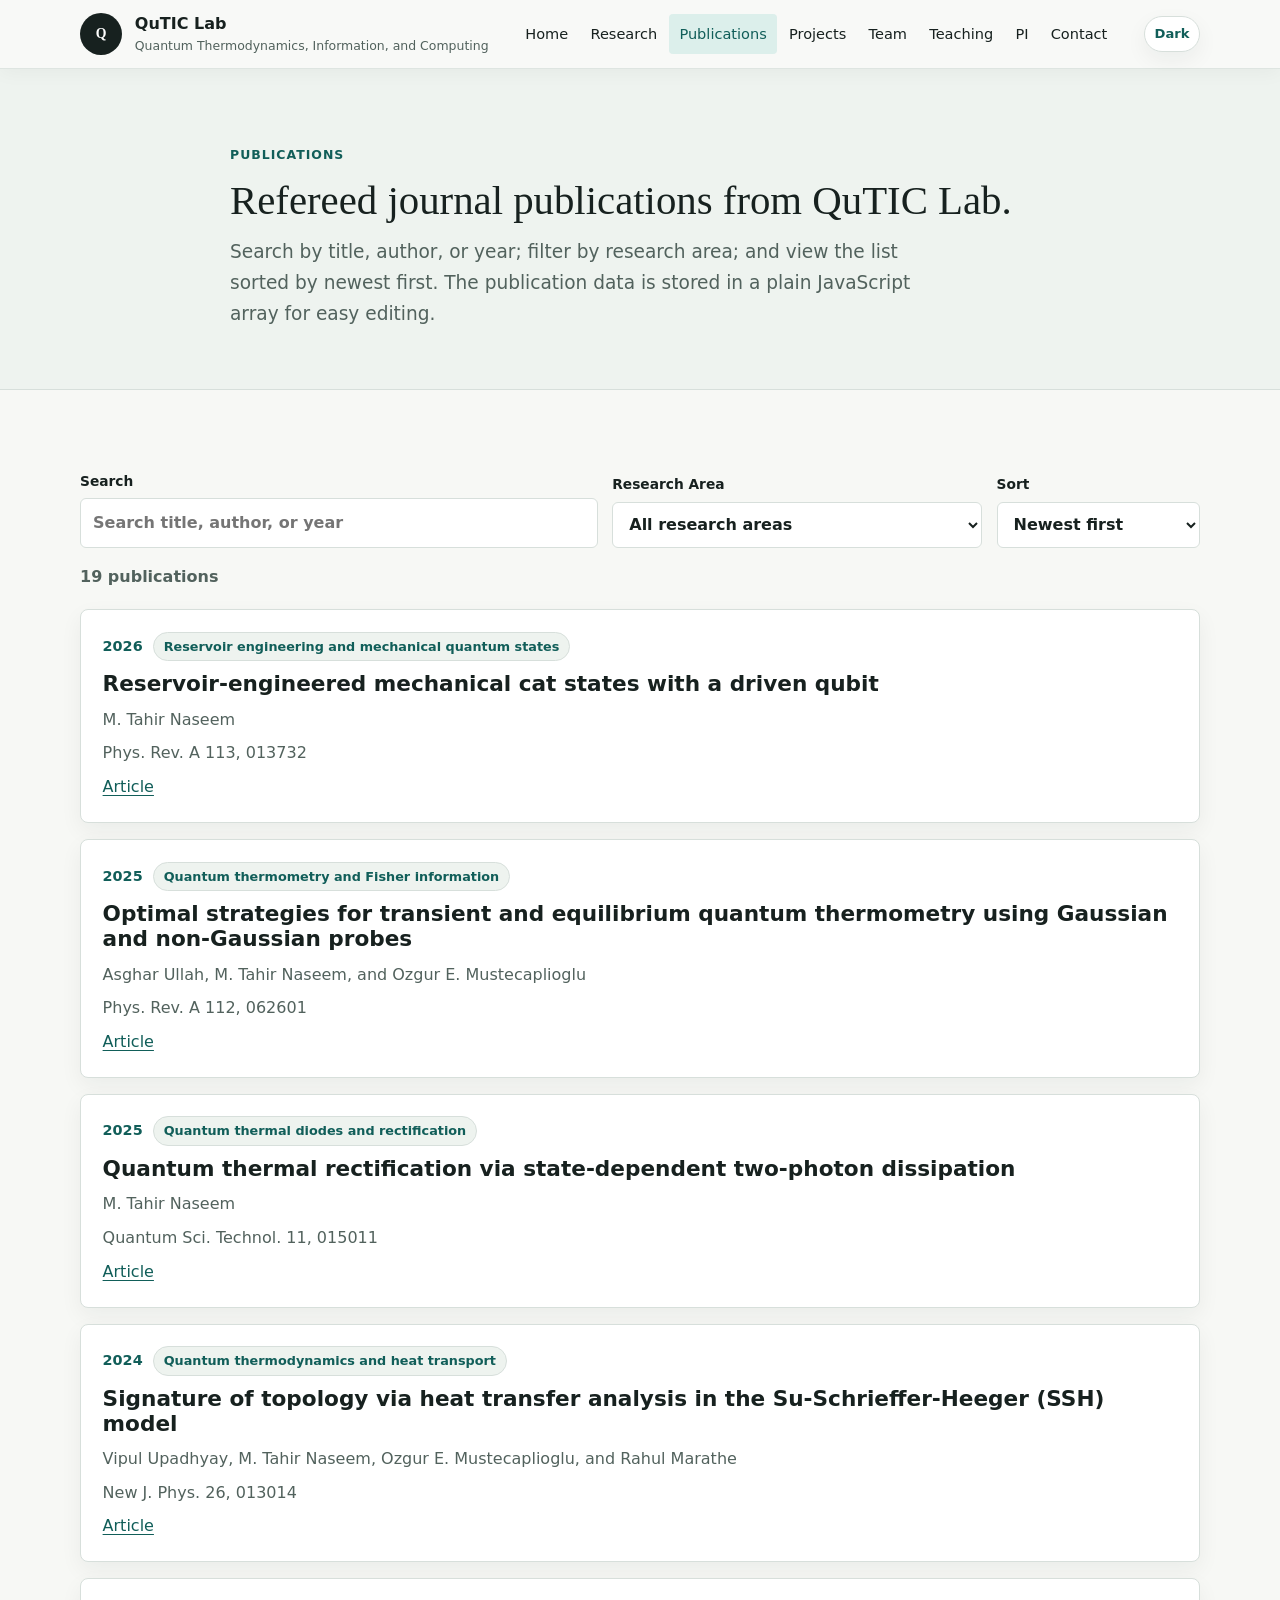
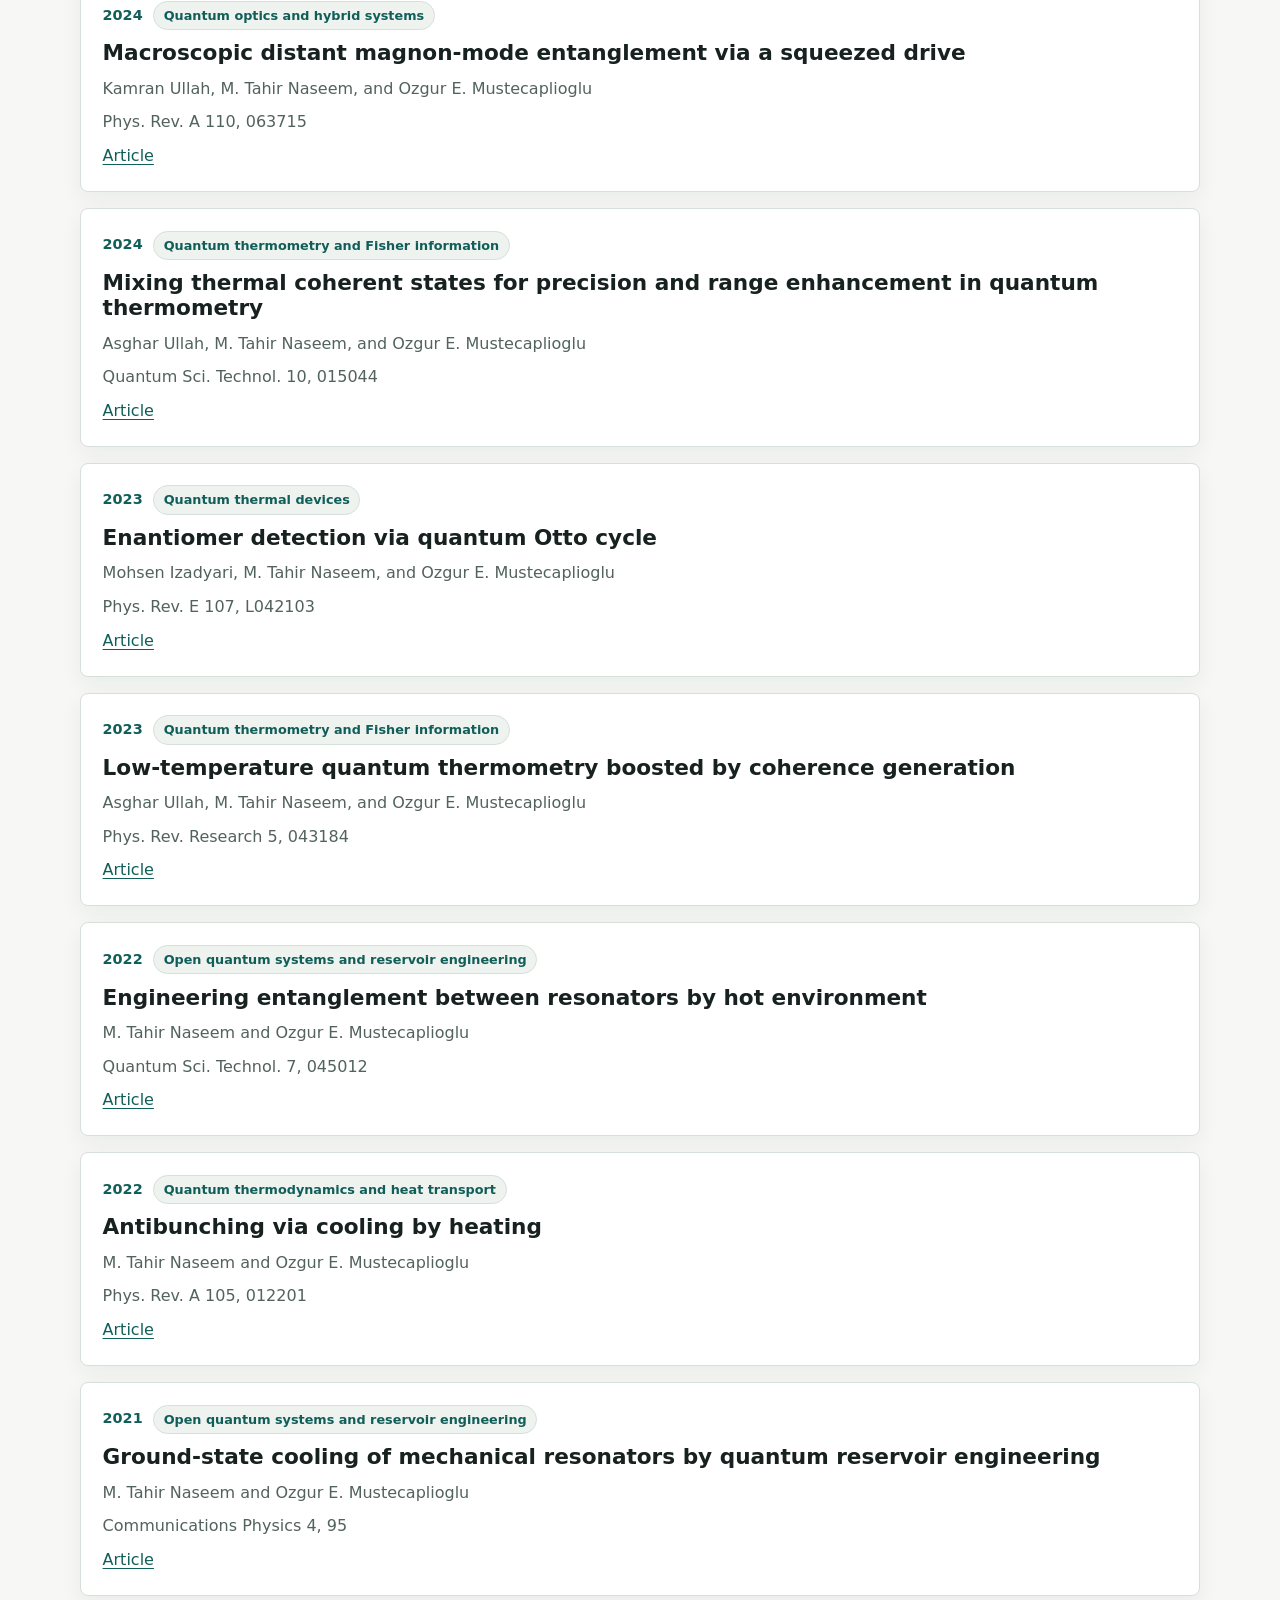
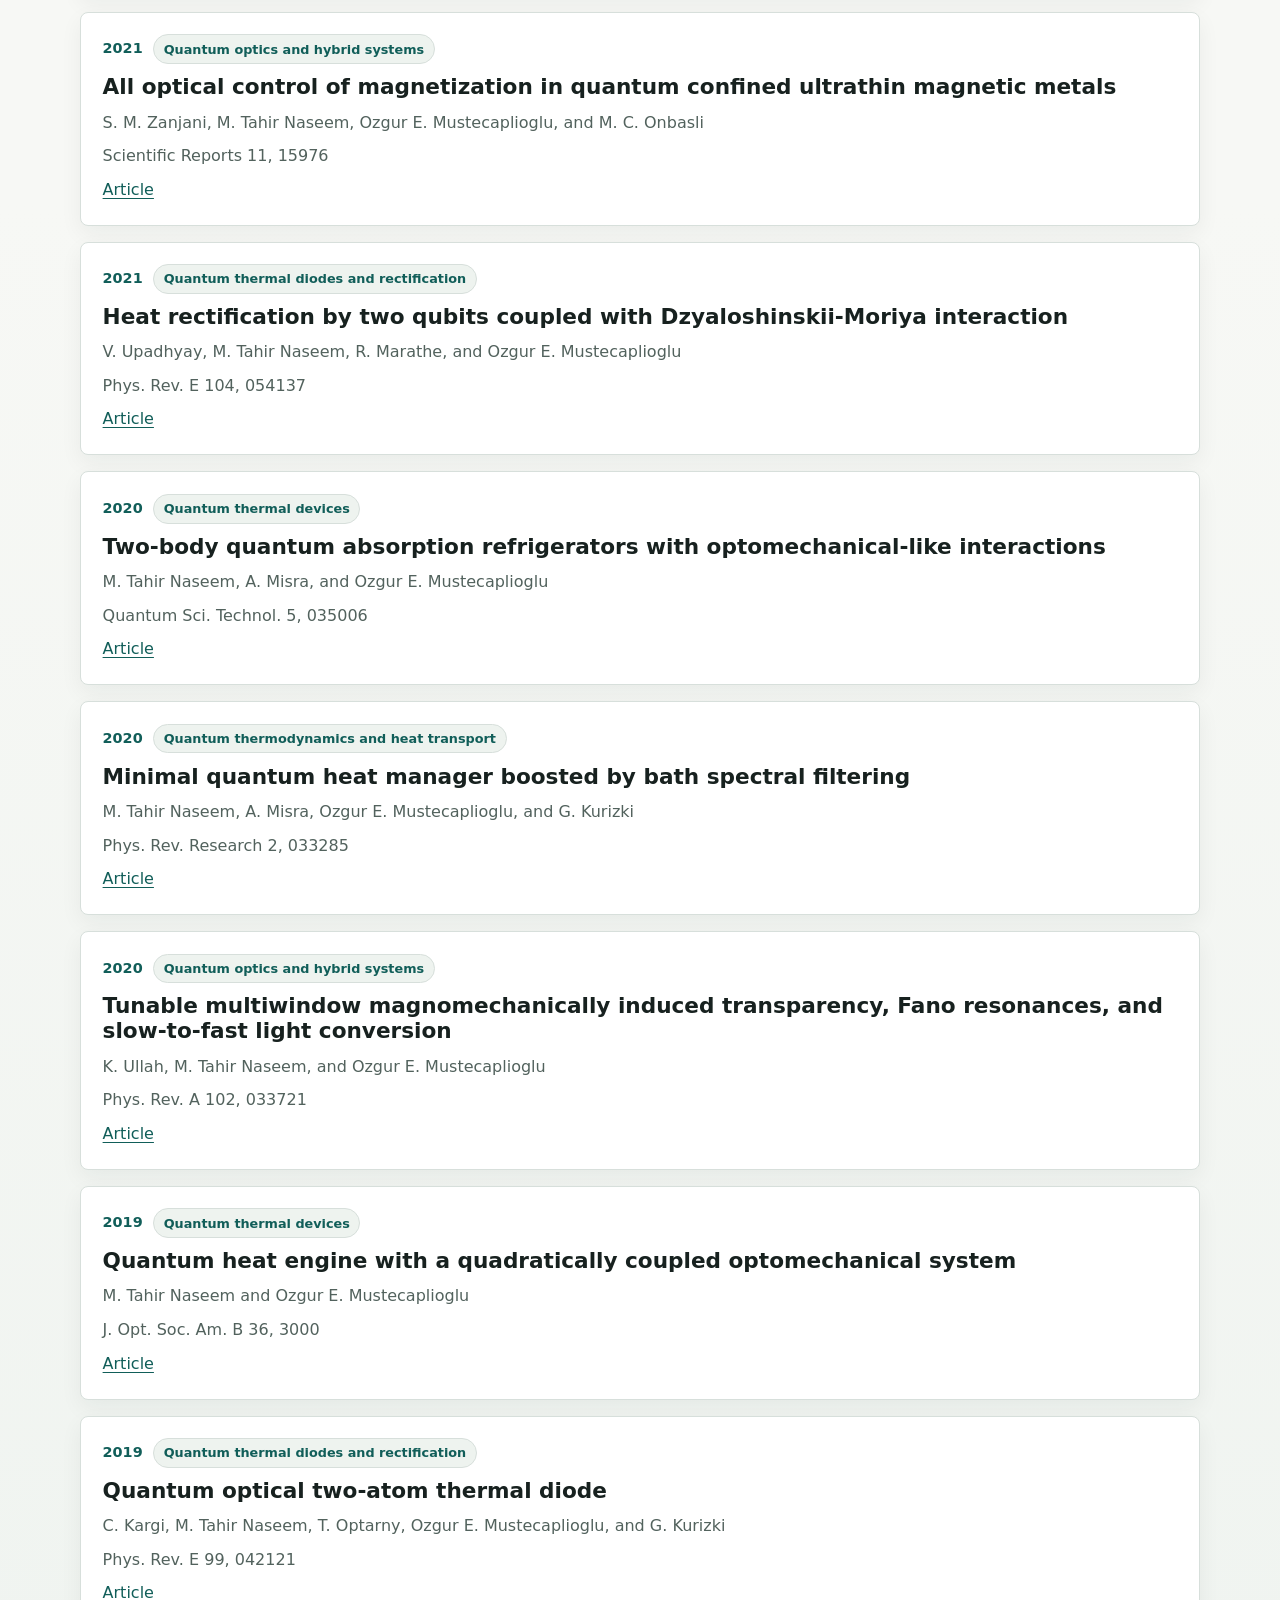
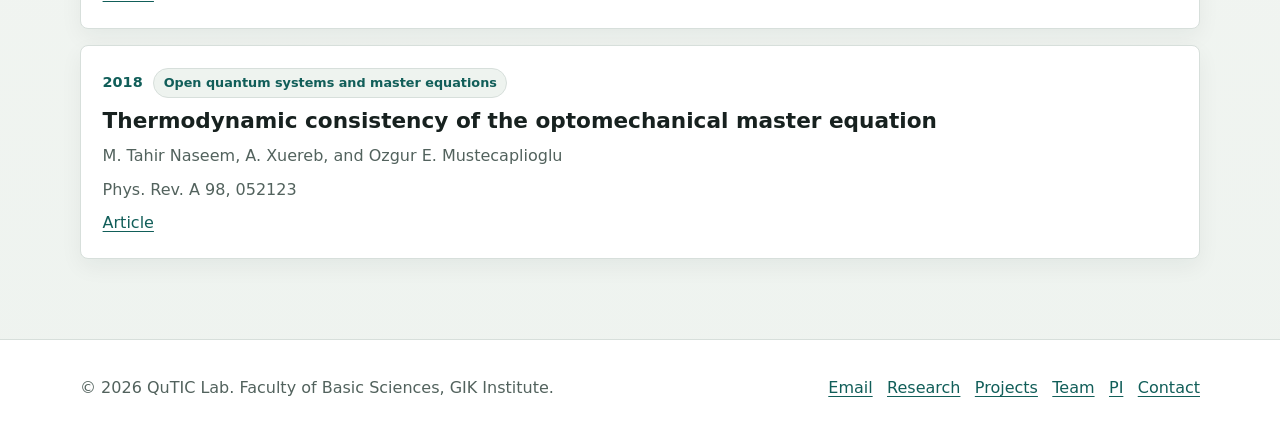
<file: publications.html>
<!doctype html>
<html lang="en">
  <head>
    <meta charset="utf-8">
    <meta name="viewport" content="width=device-width, initial-scale=1">
    <meta name="description" content="Searchable refereed journal publications from QuTIC Lab and Dr. Muhammad Tahir Naseem.">
    <title>Publications | QuTIC Lab</title>
    <script src="assets/js/theme-init.js"></script>
    <link rel="stylesheet" href="assets/css/styles.css">
  </head>
  <body>
    <a class="skip-link" href="#main">Skip to content</a>
    <header class="site-header" data-site-header>
      <nav class="nav container" aria-label="Primary navigation">
        <a class="brand" href="index.html" aria-label="Home">
          <span class="brand-mark" aria-hidden="true">Q</span>
          <span>
            <strong>QuTIC Lab</strong>
            <small>Quantum Thermodynamics, Information, and Computing</small>
          </span>
        </a>
        <button class="nav-toggle" type="button" aria-expanded="false" aria-controls="nav-menu" data-nav-toggle>
          <span></span>
          <span></span>
          <span></span>
          <span class="sr-only">Menu</span>
        </button>
        <div class="nav-menu" id="nav-menu" data-nav-menu>
          <a href="index.html">Home</a>
          <a href="research.html">Research</a>
          <a href="publications.html">Publications</a>
          <a href="projects.html">Projects</a>
          <a href="students.html">Team</a>
          <a href="teaching.html">Teaching</a>
          <a href="cv.html">PI</a>
          <a href="contact.html">Contact</a>
        </div>
        <button class="theme-toggle" type="button" data-theme-toggle aria-label="Switch color theme" title="Switch color theme">
          <span data-theme-icon aria-hidden="true">Theme</span>
          <span class="sr-only" data-theme-label>Switch color theme</span>
        </button>
      </nav>
    </header>

    <main id="main">
      <section class="page-hero">
        <div class="container narrow">
          <p class="eyebrow">Publications</p>
          <h1>Refereed journal publications from QuTIC Lab.</h1>
          <p class="lead">Search by title, author, or year; filter by research area; and view the list sorted by newest first. The publication data is stored in a plain JavaScript array for easy editing.</p>
        </div>
      </section>

      <section class="section">
        <div class="container">
          <div class="publication-controls" aria-label="Publication search and filters">
            <label class="field">
              <span>Search</span>
              <input type="search" placeholder="Search title, author, or year" data-publication-search>
            </label>
            <label class="field">
              <span>Research Area</span>
              <select data-publication-filter>
                <option value="all">All research areas</option>
              </select>
            </label>
            <label class="field">
              <span>Sort</span>
              <select data-publication-sort>
                <option value="newest">Newest first</option>
                <option value="oldest">Oldest first</option>
              </select>
            </label>
          </div>

          <div class="publication-summary" aria-live="polite">
            <span data-publication-count>0 publications</span>
          </div>

          <div class="publication-card-list" data-publication-list></div>
          <p class="empty-state" data-publication-empty hidden>No publications match the current search and filter.</p>
        </div>
      </section>
    </main>

    <footer class="site-footer">
      <div class="container footer-grid">
        <p>&copy; <span data-year></span> QuTIC Lab. Faculty of Basic Sciences, GIK Institute.</p>
        <div class="footer-links">
          <a href="mailto:tahir.naseem@giki.edu.pk">Email</a>
          <a href="research.html">Research</a>
          <a href="projects.html">Projects</a>
          <a href="students.html">Team</a>
          <a href="cv.html">PI</a>
          <a href="contact.html">Contact</a>
        </div>
      </div>
    </footer>
    <script src="assets/js/main.js"></script>
    <script src="assets/js/publications.js"></script>
  </body>
</html>
</file>
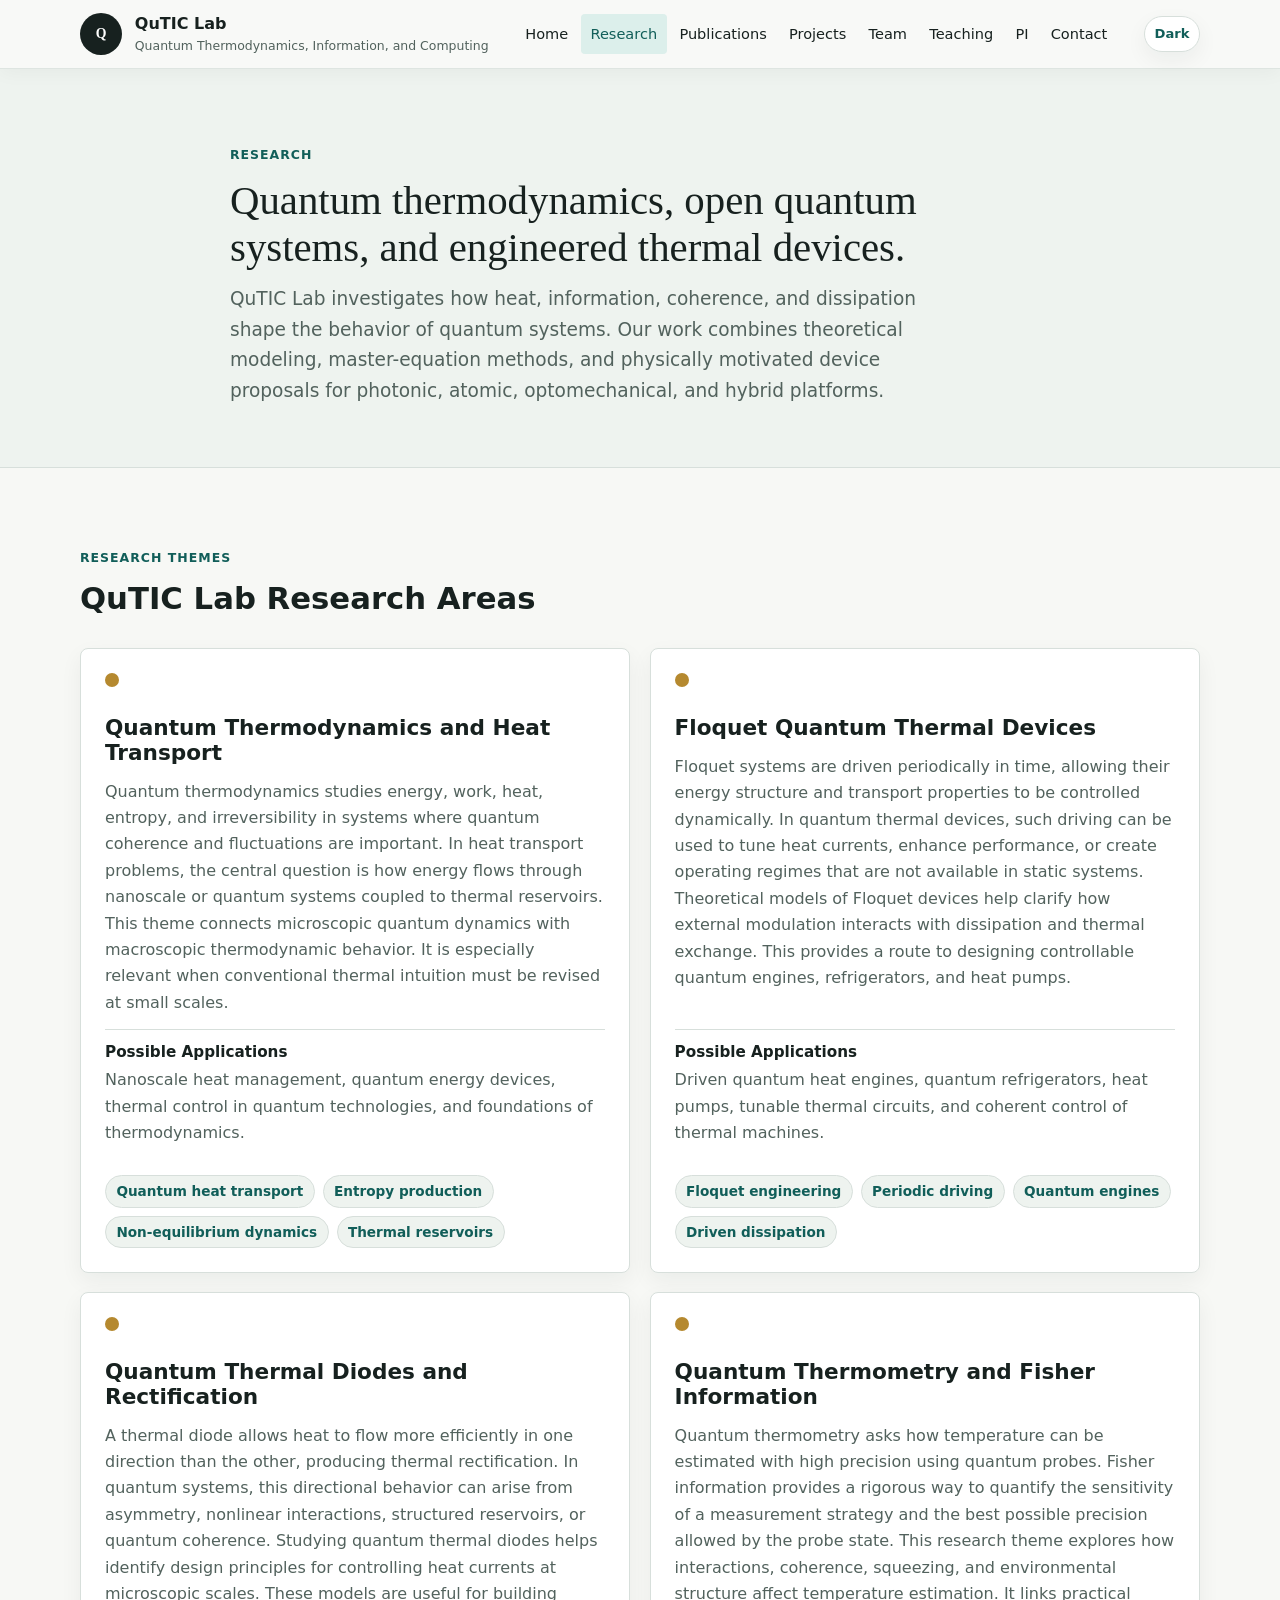
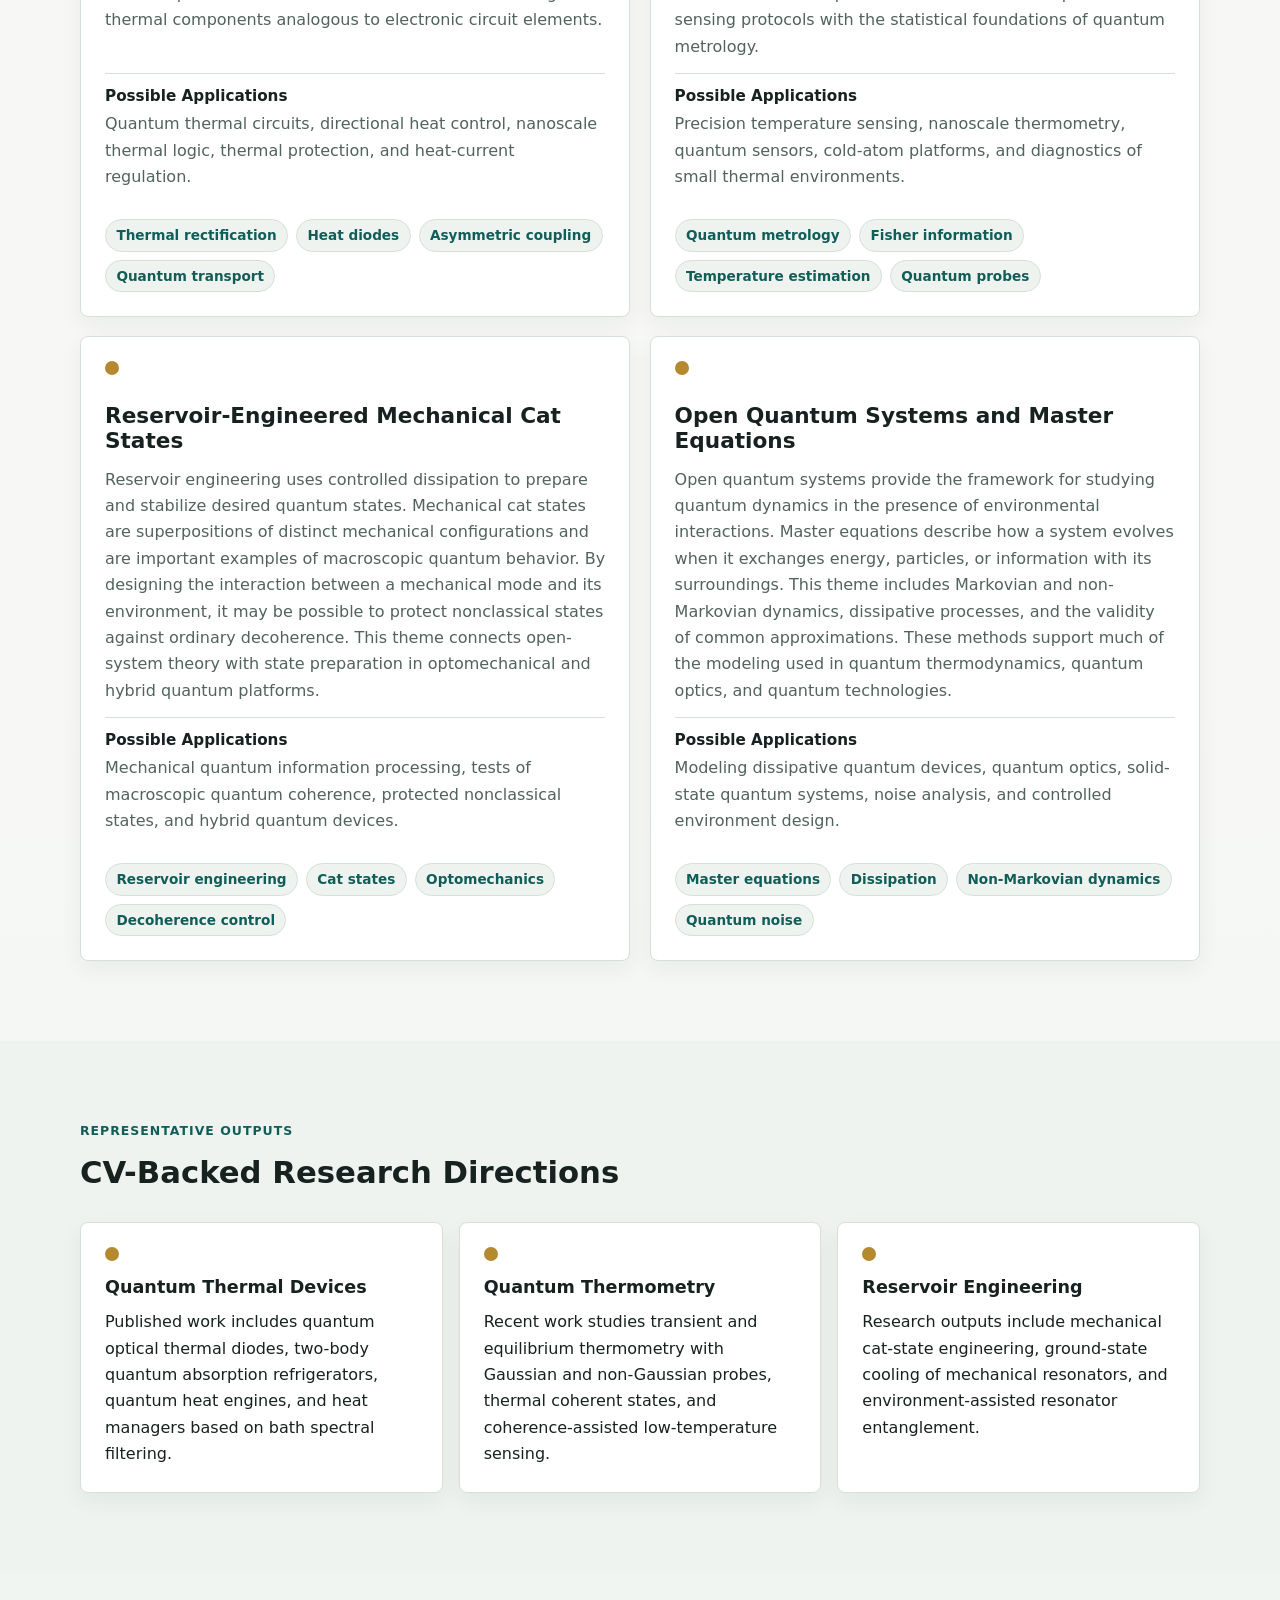
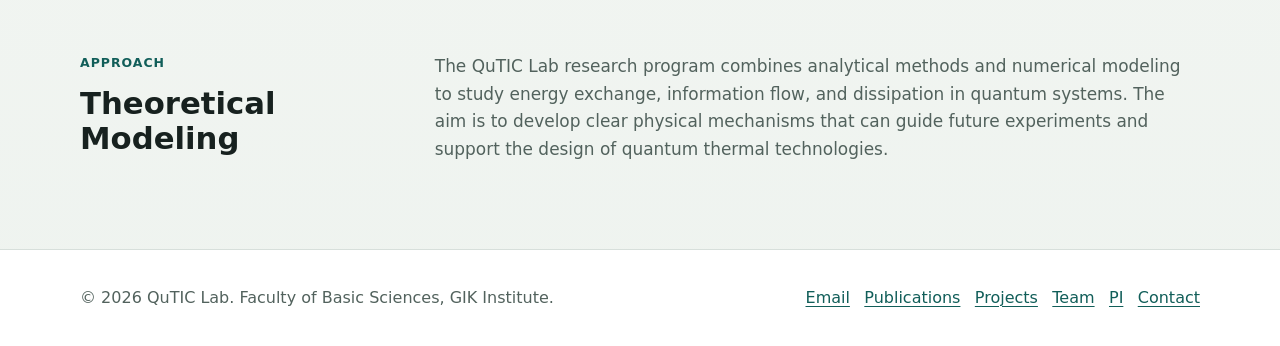
<file: research.html>
<!doctype html>
<html lang="en">
  <head>
    <meta charset="utf-8">
    <meta name="viewport" content="width=device-width, initial-scale=1">
    <meta name="description" content="Research themes of QuTIC Lab in quantum thermodynamics, open quantum systems, quantum heat transport, and quantum technologies.">
    <title>Research | QuTIC Lab</title>
    <script src="assets/js/theme-init.js"></script>
    <link rel="stylesheet" href="assets/css/styles.css">
  </head>
  <body>
    <a class="skip-link" href="#main">Skip to content</a>
    <header class="site-header" data-site-header>
      <nav class="nav container" aria-label="Primary navigation">
        <a class="brand" href="index.html" aria-label="Home">
          <span class="brand-mark" aria-hidden="true">Q</span>
          <span>
            <strong>QuTIC Lab</strong>
            <small>Quantum Thermodynamics, Information, and Computing</small>
          </span>
        </a>
        <button class="nav-toggle" type="button" aria-expanded="false" aria-controls="nav-menu" data-nav-toggle>
          <span></span>
          <span></span>
          <span></span>
          <span class="sr-only">Menu</span>
        </button>
        <div class="nav-menu" id="nav-menu" data-nav-menu>
          <a href="index.html">Home</a>
          <a href="research.html">Research</a>
          <a href="publications.html">Publications</a>
          <a href="projects.html">Projects</a>
          <a href="students.html">Team</a>
          <a href="teaching.html">Teaching</a>
          <a href="cv.html">PI</a>
          <a href="contact.html">Contact</a>
        </div>
        <button class="theme-toggle" type="button" data-theme-toggle aria-label="Switch color theme" title="Switch color theme">
          <span data-theme-icon aria-hidden="true">Theme</span>
          <span class="sr-only" data-theme-label>Switch color theme</span>
        </button>
      </nav>
    </header>

    <main id="main">
      <section class="page-hero">
        <div class="container narrow">
          <p class="eyebrow">Research</p>
          <h1>Quantum thermodynamics, open quantum systems, and engineered thermal devices.</h1>
          <p class="lead">QuTIC Lab investigates how heat, information, coherence, and dissipation shape the behavior of quantum systems. Our work combines theoretical modeling, master-equation methods, and physically motivated device proposals for photonic, atomic, optomechanical, and hybrid platforms.</p>
        </div>
      </section>

      <section class="section">
        <div class="container">
          <div class="section-heading">
            <p class="section-kicker">Research Themes</p>
            <h2>QuTIC Lab Research Areas</h2>
          </div>

          <div class="research-theme-grid">
            <article class="theme-card">
              <span class="icon-dot"></span>
              <h2>Quantum Thermodynamics and Heat Transport</h2>
              <p>Quantum thermodynamics studies energy, work, heat, entropy, and irreversibility in systems where quantum coherence and fluctuations are important. In heat transport problems, the central question is how energy flows through nanoscale or quantum systems coupled to thermal reservoirs. This theme connects microscopic quantum dynamics with macroscopic thermodynamic behavior. It is especially relevant when conventional thermal intuition must be revised at small scales.</p>
              <div class="theme-meta">
                <h3>Possible Applications</h3>
                <p>Nanoscale heat management, quantum energy devices, thermal control in quantum technologies, and foundations of thermodynamics.</p>
              </div>
              <ul class="tag-list">
                <li>Quantum heat transport</li>
                <li>Entropy production</li>
                <li>Non-equilibrium dynamics</li>
                <li>Thermal reservoirs</li>
              </ul>
            </article>

            <article class="theme-card">
              <span class="icon-dot"></span>
              <h2>Floquet Quantum Thermal Devices</h2>
              <p>Floquet systems are driven periodically in time, allowing their energy structure and transport properties to be controlled dynamically. In quantum thermal devices, such driving can be used to tune heat currents, enhance performance, or create operating regimes that are not available in static systems. Theoretical models of Floquet devices help clarify how external modulation interacts with dissipation and thermal exchange. This provides a route to designing controllable quantum engines, refrigerators, and heat pumps.</p>
              <div class="theme-meta">
                <h3>Possible Applications</h3>
                <p>Driven quantum heat engines, quantum refrigerators, heat pumps, tunable thermal circuits, and coherent control of thermal machines.</p>
              </div>
              <ul class="tag-list">
                <li>Floquet engineering</li>
                <li>Periodic driving</li>
                <li>Quantum engines</li>
                <li>Driven dissipation</li>
              </ul>
            </article>

            <article class="theme-card">
              <span class="icon-dot"></span>
              <h2>Quantum Thermal Diodes and Rectification</h2>
              <p>A thermal diode allows heat to flow more efficiently in one direction than the other, producing thermal rectification. In quantum systems, this directional behavior can arise from asymmetry, nonlinear interactions, structured reservoirs, or quantum coherence. Studying quantum thermal diodes helps identify design principles for controlling heat currents at microscopic scales. These models are useful for building thermal components analogous to electronic circuit elements.</p>
              <div class="theme-meta">
                <h3>Possible Applications</h3>
                <p>Quantum thermal circuits, directional heat control, nanoscale thermal logic, thermal protection, and heat-current regulation.</p>
              </div>
              <ul class="tag-list">
                <li>Thermal rectification</li>
                <li>Heat diodes</li>
                <li>Asymmetric coupling</li>
                <li>Quantum transport</li>
              </ul>
            </article>

            <article class="theme-card">
              <span class="icon-dot"></span>
              <h2>Quantum Thermometry and Fisher Information</h2>
              <p>Quantum thermometry asks how temperature can be estimated with high precision using quantum probes. Fisher information provides a rigorous way to quantify the sensitivity of a measurement strategy and the best possible precision allowed by the probe state. This research theme explores how interactions, coherence, squeezing, and environmental structure affect temperature estimation. It links practical sensing protocols with the statistical foundations of quantum metrology.</p>
              <div class="theme-meta">
                <h3>Possible Applications</h3>
                <p>Precision temperature sensing, nanoscale thermometry, quantum sensors, cold-atom platforms, and diagnostics of small thermal environments.</p>
              </div>
              <ul class="tag-list">
                <li>Quantum metrology</li>
                <li>Fisher information</li>
                <li>Temperature estimation</li>
                <li>Quantum probes</li>
              </ul>
            </article>

            <article class="theme-card">
              <span class="icon-dot"></span>
              <h2>Reservoir-Engineered Mechanical Cat States</h2>
              <p>Reservoir engineering uses controlled dissipation to prepare and stabilize desired quantum states. Mechanical cat states are superpositions of distinct mechanical configurations and are important examples of macroscopic quantum behavior. By designing the interaction between a mechanical mode and its environment, it may be possible to protect nonclassical states against ordinary decoherence. This theme connects open-system theory with state preparation in optomechanical and hybrid quantum platforms.</p>
              <div class="theme-meta">
                <h3>Possible Applications</h3>
                <p>Mechanical quantum information processing, tests of macroscopic quantum coherence, protected nonclassical states, and hybrid quantum devices.</p>
              </div>
              <ul class="tag-list">
                <li>Reservoir engineering</li>
                <li>Cat states</li>
                <li>Optomechanics</li>
                <li>Decoherence control</li>
              </ul>
            </article>

            <article class="theme-card">
              <span class="icon-dot"></span>
              <h2>Open Quantum Systems and Master Equations</h2>
              <p>Open quantum systems provide the framework for studying quantum dynamics in the presence of environmental interactions. Master equations describe how a system evolves when it exchanges energy, particles, or information with its surroundings. This theme includes Markovian and non-Markovian dynamics, dissipative processes, and the validity of common approximations. These methods support much of the modeling used in quantum thermodynamics, quantum optics, and quantum technologies.</p>
              <div class="theme-meta">
                <h3>Possible Applications</h3>
                <p>Modeling dissipative quantum devices, quantum optics, solid-state quantum systems, noise analysis, and controlled environment design.</p>
              </div>
              <ul class="tag-list">
                <li>Master equations</li>
                <li>Dissipation</li>
                <li>Non-Markovian dynamics</li>
                <li>Quantum noise</li>
              </ul>
            </article>
          </div>
        </div>
      </section>

      <section class="section muted">
        <div class="container">
          <div class="section-heading">
            <p class="section-kicker">Representative Outputs</p>
            <h2>CV-Backed Research Directions</h2>
          </div>
          <div class="feature-grid">
            <article class="feature-card">
              <span class="icon-dot"></span>
              <h3>Quantum Thermal Devices</h3>
              <p>Published work includes quantum optical thermal diodes, two-body quantum absorption refrigerators, quantum heat engines, and heat managers based on bath spectral filtering.</p>
            </article>
            <article class="feature-card">
              <span class="icon-dot"></span>
              <h3>Quantum Thermometry</h3>
              <p>Recent work studies transient and equilibrium thermometry with Gaussian and non-Gaussian probes, thermal coherent states, and coherence-assisted low-temperature sensing.</p>
            </article>
            <article class="feature-card">
              <span class="icon-dot"></span>
              <h3>Reservoir Engineering</h3>
              <p>Research outputs include mechanical cat-state engineering, ground-state cooling of mechanical resonators, and environment-assisted resonator entanglement.</p>
            </article>
          </div>
        </div>
      </section>

      <section class="section">
        <div class="container two-column">
          <div>
            <p class="section-kicker">Approach</p>
            <h2>Theoretical Modeling</h2>
          </div>
          <div class="prose">
            <p>The QuTIC Lab research program combines analytical methods and numerical modeling to study energy exchange, information flow, and dissipation in quantum systems. The aim is to develop clear physical mechanisms that can guide future experiments and support the design of quantum thermal technologies.</p>
          </div>
        </div>
      </section>
    </main>

    <footer class="site-footer">
      <div class="container footer-grid">
        <p>&copy; <span data-year></span> QuTIC Lab. Faculty of Basic Sciences, GIK Institute.</p>
        <div class="footer-links">
          <a href="mailto:tahir.naseem@giki.edu.pk">Email</a>
          <a href="publications.html">Publications</a>
          <a href="projects.html">Projects</a>
          <a href="students.html">Team</a>
          <a href="cv.html">PI</a>
          <a href="contact.html">Contact</a>
        </div>
      </div>
    </footer>
    <script src="assets/js/main.js"></script>
  </body>
</html>
</file>
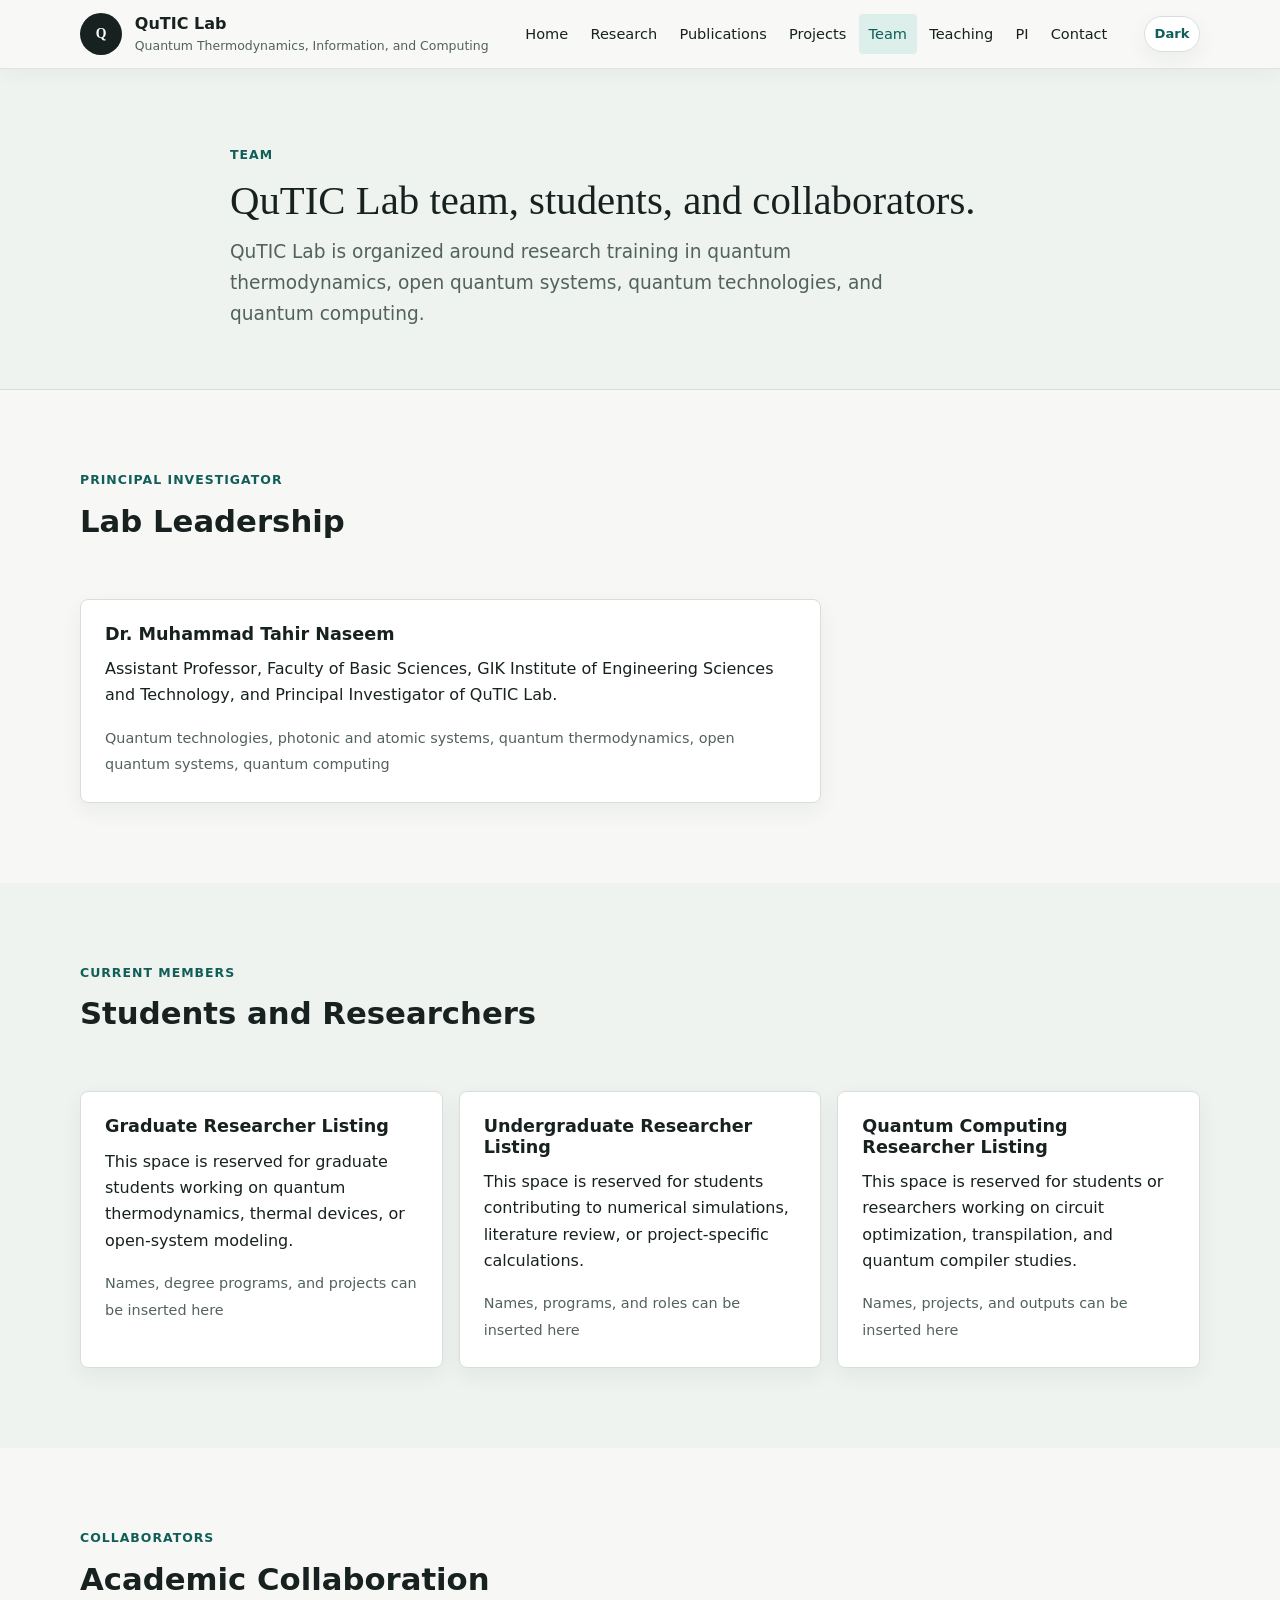
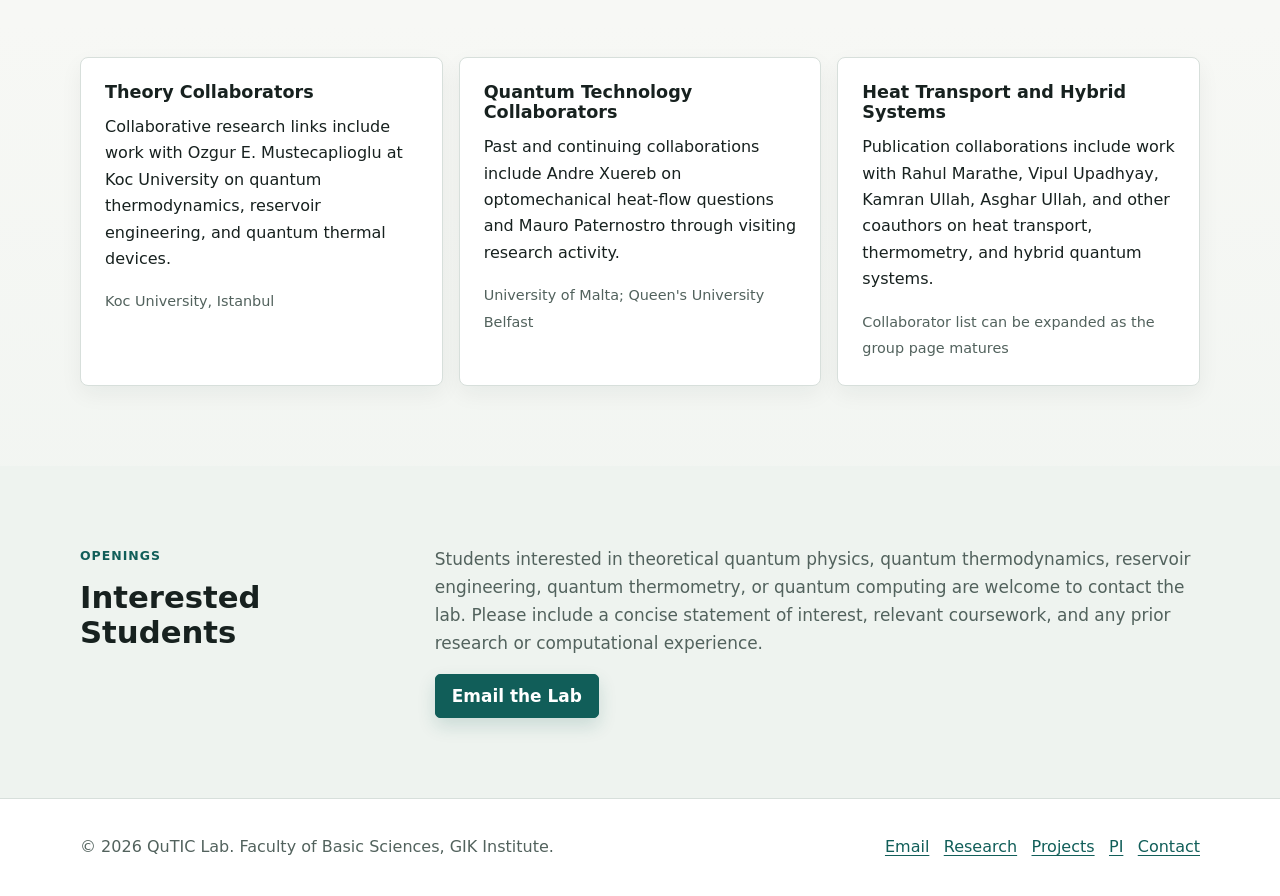
<file: students.html>
<!doctype html>
<html lang="en">
  <head>
    <meta charset="utf-8">
    <meta name="viewport" content="width=device-width, initial-scale=1">
    <meta name="description" content="Team, students, collaborators, and openings at QuTIC Lab.">
    <title>Team | QuTIC Lab</title>
    <script src="assets/js/theme-init.js"></script>
    <link rel="stylesheet" href="assets/css/styles.css">
  </head>
  <body>
    <a class="skip-link" href="#main">Skip to content</a>
    <header class="site-header" data-site-header>
      <nav class="nav container" aria-label="Primary navigation">
        <a class="brand" href="index.html" aria-label="Home">
          <span class="brand-mark" aria-hidden="true">Q</span>
          <span>
            <strong>QuTIC Lab</strong>
            <small>Quantum Thermodynamics, Information, and Computing</small>
          </span>
        </a>
        <button class="nav-toggle" type="button" aria-expanded="false" aria-controls="nav-menu" data-nav-toggle>
          <span></span>
          <span></span>
          <span></span>
          <span class="sr-only">Menu</span>
        </button>
        <div class="nav-menu" id="nav-menu" data-nav-menu>
          <a href="index.html">Home</a>
          <a href="research.html">Research</a>
          <a href="publications.html">Publications</a>
          <a href="projects.html">Projects</a>
          <a href="students.html">Team</a>
          <a href="teaching.html">Teaching</a>
          <a href="cv.html">PI</a>
          <a href="contact.html">Contact</a>
        </div>
        <button class="theme-toggle" type="button" data-theme-toggle aria-label="Switch color theme" title="Switch color theme">
          <span data-theme-icon aria-hidden="true">Theme</span>
          <span class="sr-only" data-theme-label>Switch color theme</span>
        </button>
      </nav>
    </header>

    <main id="main">
      <section class="page-hero">
        <div class="container narrow">
          <p class="eyebrow">Team</p>
          <h1>QuTIC Lab team, students, and collaborators.</h1>
          <p class="lead">QuTIC Lab is organized around research training in quantum thermodynamics, open quantum systems, quantum technologies, and quantum computing.</p>
        </div>
      </section>

      <section class="section">
        <div class="container people-section">
          <div class="section-heading">
            <p class="section-kicker">Principal Investigator</p>
            <h2>Lab Leadership</h2>
          </div>
          <div class="people-grid">
            <article class="person-card featured-person">
              <h3>Dr. Muhammad Tahir Naseem</h3>
              <p>Assistant Professor, Faculty of Basic Sciences, GIK Institute of Engineering Sciences and Technology, and Principal Investigator of QuTIC Lab.</p>
              <span>Quantum technologies, photonic and atomic systems, quantum thermodynamics, open quantum systems, quantum computing</span>
            </article>
          </div>
        </div>
      </section>

      <section class="section muted">
        <div class="container people-section">
          <div class="section-heading">
            <p class="section-kicker">Current Members</p>
            <h2>Students and Researchers</h2>
          </div>
          <div class="people-grid">
            <article class="person-card">
              <h3>Graduate Researcher Listing</h3>
              <p>This space is reserved for graduate students working on quantum thermodynamics, thermal devices, or open-system modeling.</p>
              <span>Names, degree programs, and projects can be inserted here</span>
            </article>
            <article class="person-card">
              <h3>Undergraduate Researcher Listing</h3>
              <p>This space is reserved for students contributing to numerical simulations, literature review, or project-specific calculations.</p>
              <span>Names, programs, and roles can be inserted here</span>
            </article>
            <article class="person-card">
              <h3>Quantum Computing Researcher Listing</h3>
              <p>This space is reserved for students or researchers working on circuit optimization, transpilation, and quantum compiler studies.</p>
              <span>Names, projects, and outputs can be inserted here</span>
            </article>
          </div>
        </div>
      </section>

      <section class="section">
        <div class="container people-section">
          <div class="section-heading">
            <p class="section-kicker">Collaborators</p>
            <h2>Academic Collaboration</h2>
          </div>
          <div class="people-grid">
            <article class="person-card">
              <h3>Theory Collaborators</h3>
              <p>Collaborative research links include work with Ozgur E. Mustecaplioglu at Koc University on quantum thermodynamics, reservoir engineering, and quantum thermal devices.</p>
              <span>Koc University, Istanbul</span>
            </article>
            <article class="person-card">
              <h3>Quantum Technology Collaborators</h3>
              <p>Past and continuing collaborations include Andre Xuereb on optomechanical heat-flow questions and Mauro Paternostro through visiting research activity.</p>
              <span>University of Malta; Queen's University Belfast</span>
            </article>
            <article class="person-card">
              <h3>Heat Transport and Hybrid Systems</h3>
              <p>Publication collaborations include work with Rahul Marathe, Vipul Upadhyay, Kamran Ullah, Asghar Ullah, and other coauthors on heat transport, thermometry, and hybrid quantum systems.</p>
              <span>Collaborator list can be expanded as the group page matures</span>
            </article>
          </div>
        </div>
      </section>

      <section class="section muted">
        <div class="container two-column">
          <div>
            <p class="section-kicker">Openings</p>
            <h2>Interested Students</h2>
          </div>
          <div class="prose">
            <p>Students interested in theoretical quantum physics, quantum thermodynamics, reservoir engineering, quantum thermometry, or quantum computing are welcome to contact the lab. Please include a concise statement of interest, relevant coursework, and any prior research or computational experience.</p>
            <a class="button" href="mailto:tahir.naseem@giki.edu.pk">Email the Lab</a>
          </div>
        </div>
      </section>
    </main>

    <footer class="site-footer">
      <div class="container footer-grid">
        <p>&copy; <span data-year></span> QuTIC Lab. Faculty of Basic Sciences, GIK Institute.</p>
        <div class="footer-links">
          <a href="mailto:tahir.naseem@giki.edu.pk">Email</a>
          <a href="research.html">Research</a>
          <a href="projects.html">Projects</a>
          <a href="cv.html">PI</a>
          <a href="contact.html">Contact</a>
        </div>
      </div>
    </footer>
    <script src="assets/js/main.js"></script>
  </body>
</html>
</file>
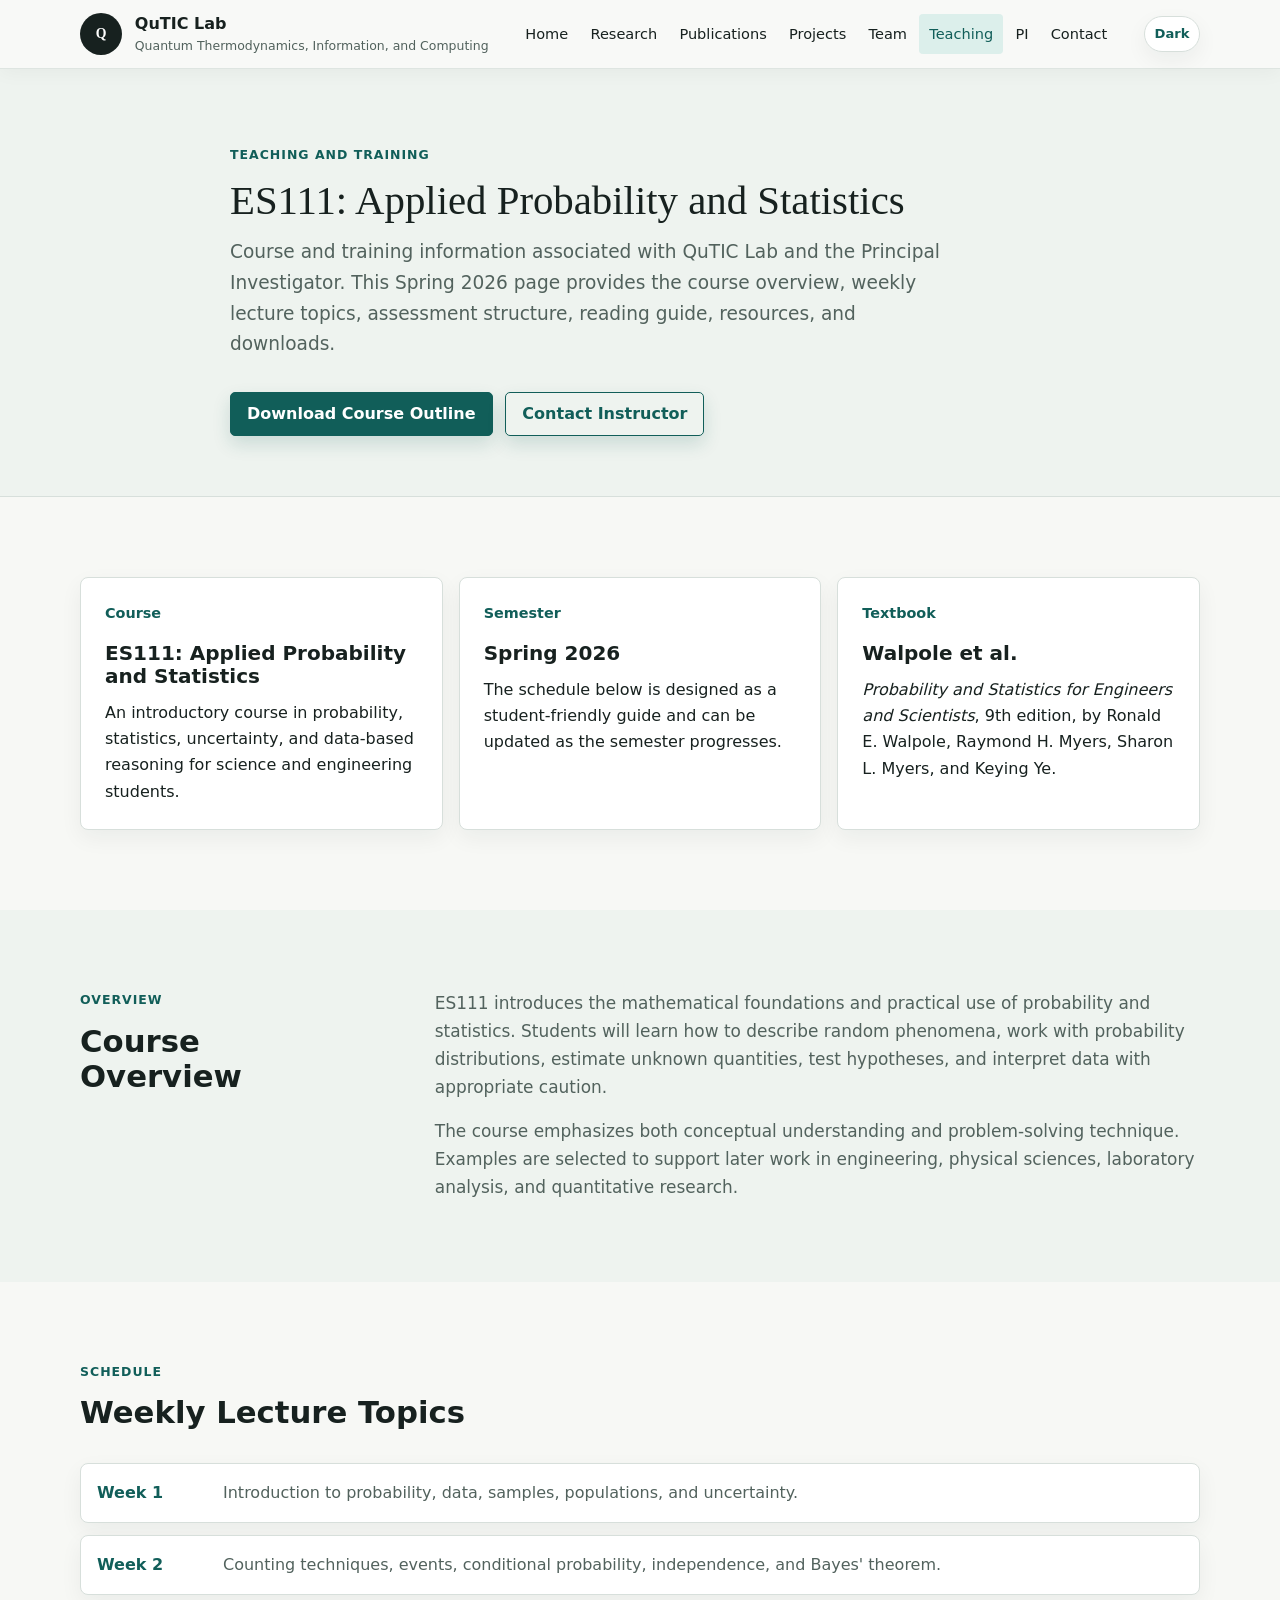
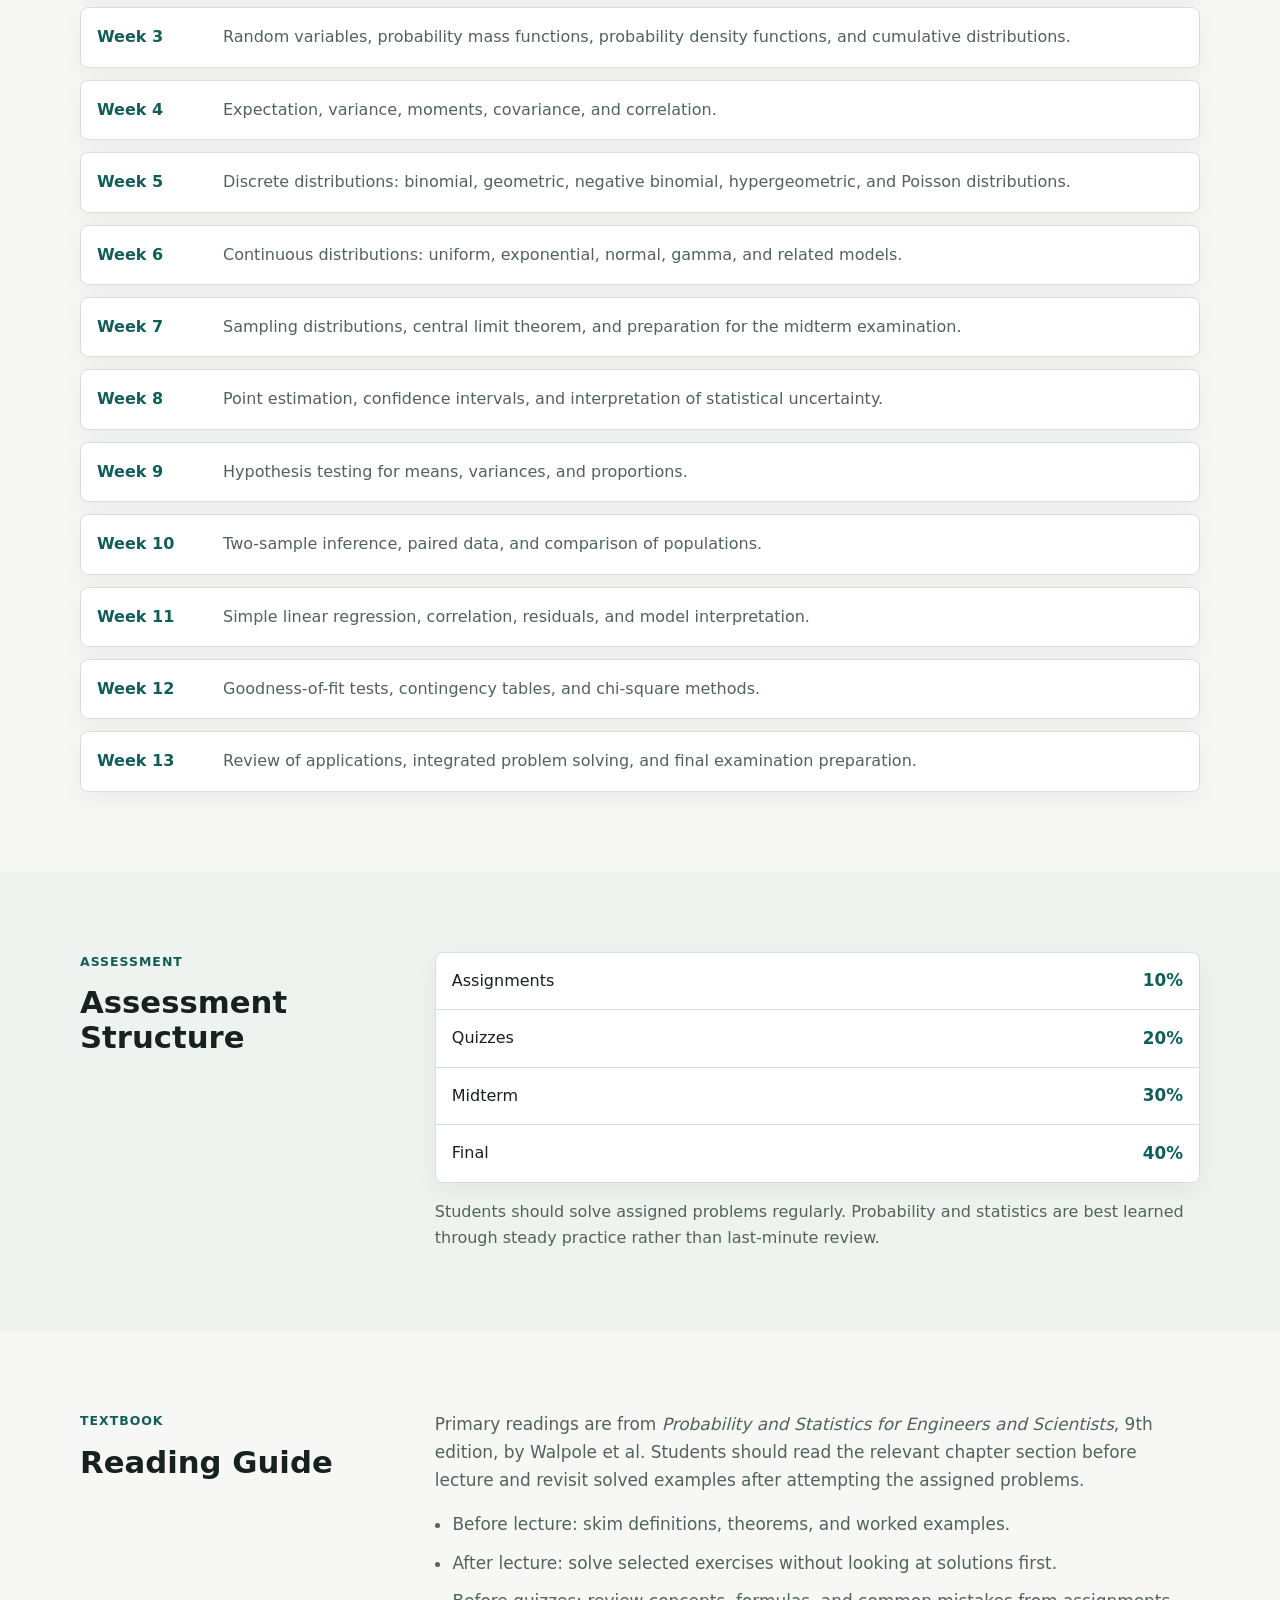
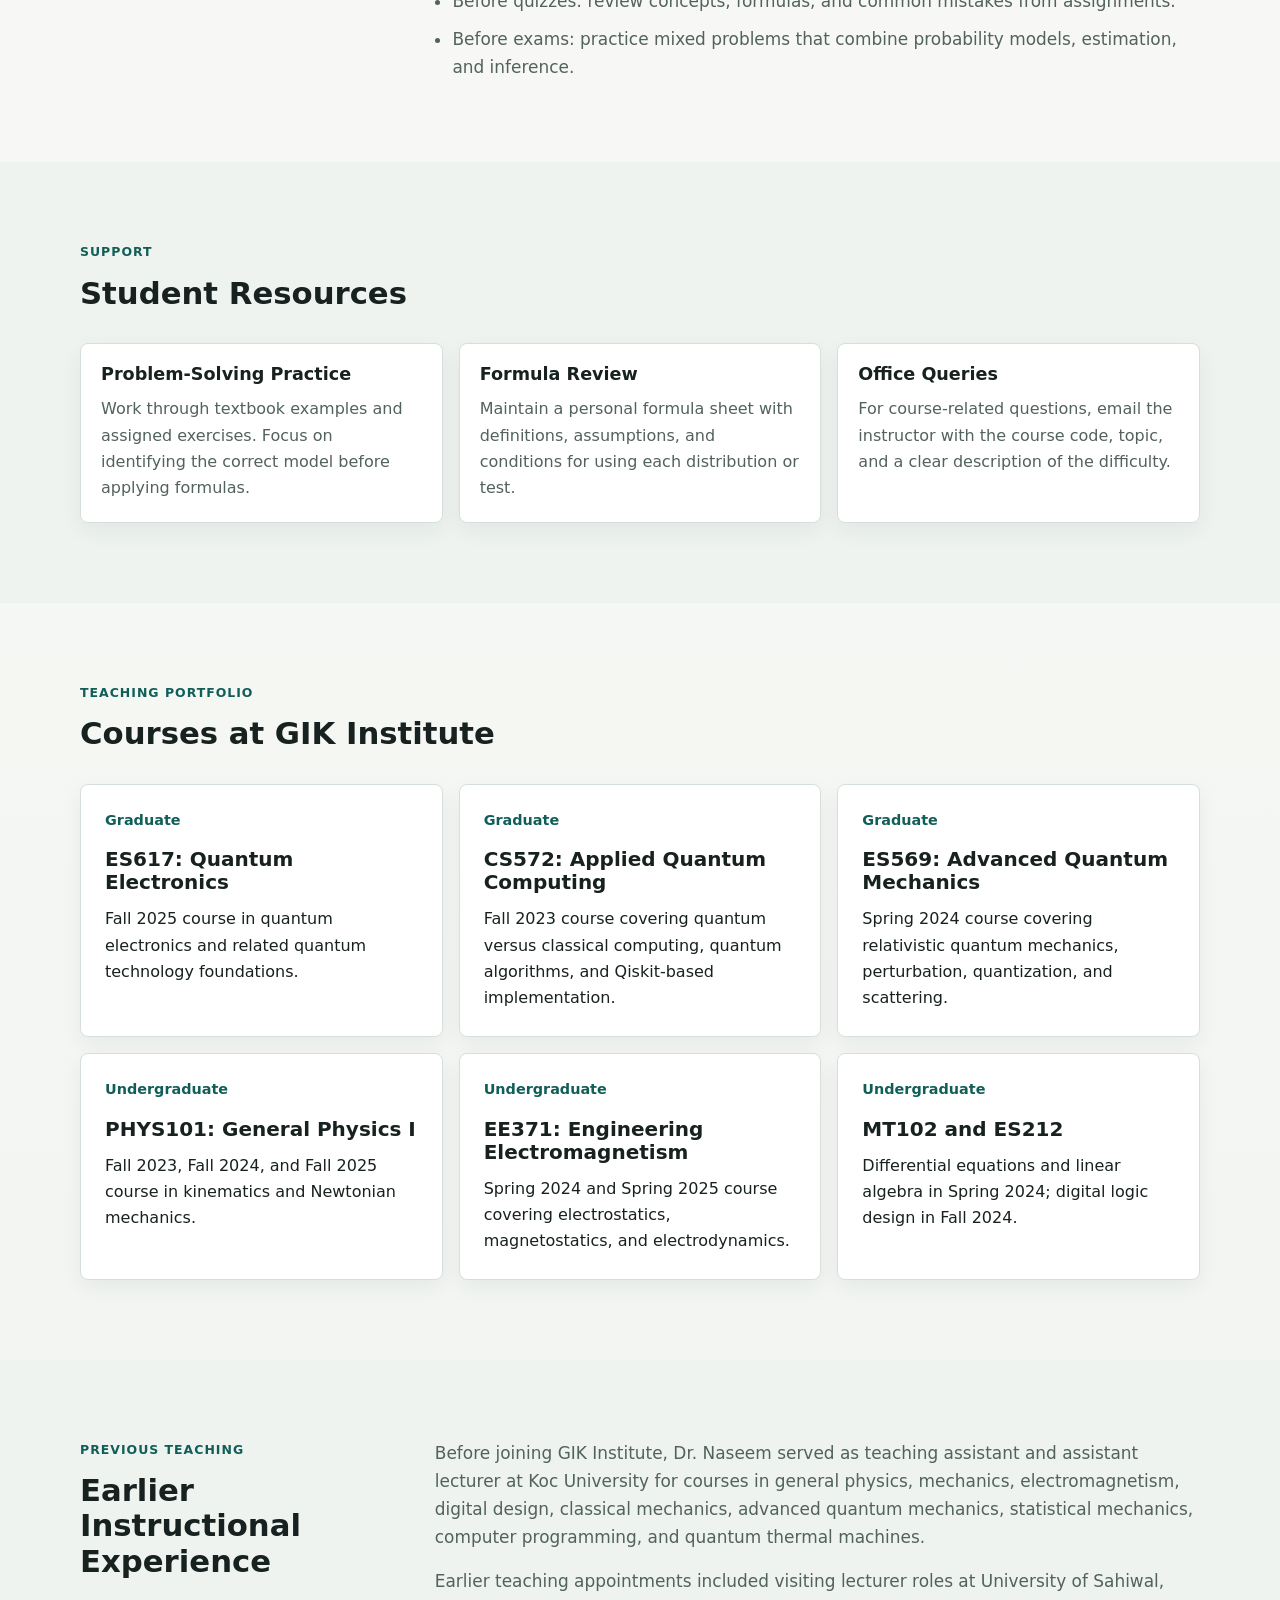
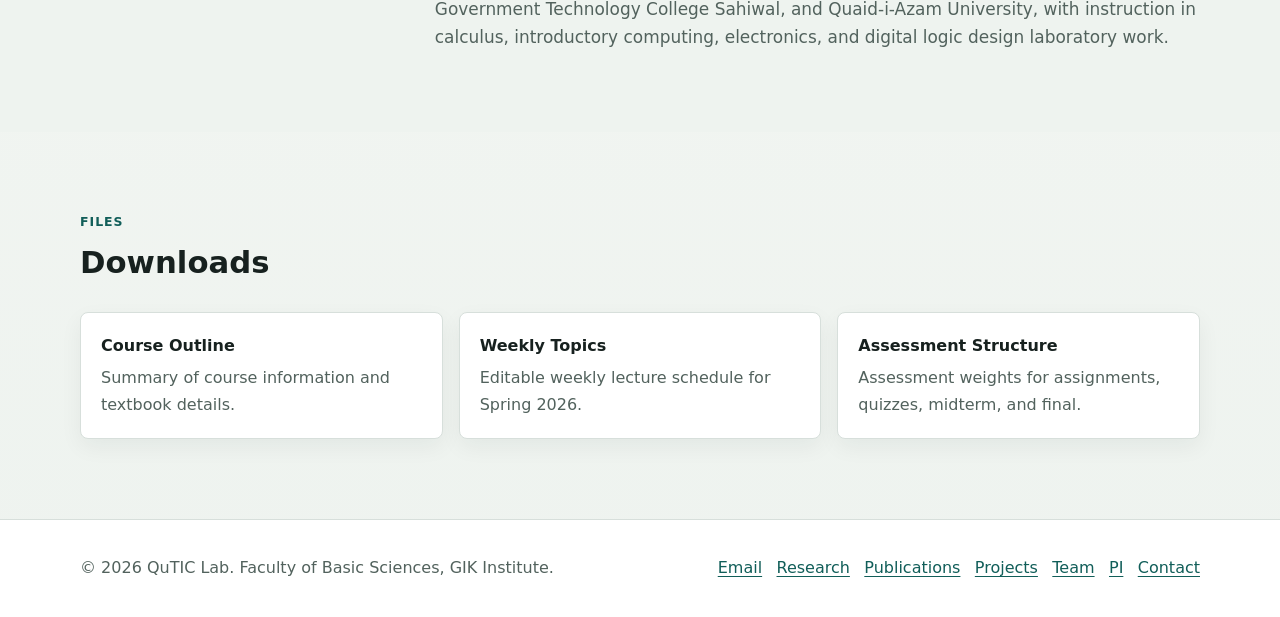
<file: teaching.html>
<!doctype html>
<html lang="en">
  <head>
    <meta charset="utf-8">
    <meta name="viewport" content="width=device-width, initial-scale=1">
    <meta name="description" content="Teaching and research training associated with QuTIC Lab, including ES111 Applied Probability and Statistics.">
    <title>Teaching | QuTIC Lab</title>
    <script src="assets/js/theme-init.js"></script>
    <link rel="stylesheet" href="assets/css/styles.css">
  </head>
  <body>
    <a class="skip-link" href="#main">Skip to content</a>
    <header class="site-header" data-site-header>
      <nav class="nav container" aria-label="Primary navigation">
        <a class="brand" href="index.html" aria-label="Home">
          <span class="brand-mark" aria-hidden="true">Q</span>
          <span>
            <strong>QuTIC Lab</strong>
            <small>Quantum Thermodynamics, Information, and Computing</small>
          </span>
        </a>
        <button class="nav-toggle" type="button" aria-expanded="false" aria-controls="nav-menu" data-nav-toggle>
          <span></span>
          <span></span>
          <span></span>
          <span class="sr-only">Menu</span>
        </button>
        <div class="nav-menu" id="nav-menu" data-nav-menu>
          <a href="index.html">Home</a>
          <a href="research.html">Research</a>
          <a href="publications.html">Publications</a>
          <a href="projects.html">Projects</a>
          <a href="students.html">Team</a>
          <a href="teaching.html">Teaching</a>
          <a href="cv.html">PI</a>
          <a href="contact.html">Contact</a>
        </div>
        <button class="theme-toggle" type="button" data-theme-toggle aria-label="Switch color theme" title="Switch color theme">
          <span data-theme-icon aria-hidden="true">Theme</span>
          <span class="sr-only" data-theme-label>Switch color theme</span>
        </button>
      </nav>
    </header>

    <main id="main">
      <section class="page-hero">
        <div class="container narrow">
          <p class="eyebrow">Teaching and Training</p>
          <h1>ES111: Applied Probability and Statistics</h1>
          <p class="lead">Course and training information associated with QuTIC Lab and the Principal Investigator. This Spring 2026 page provides the course overview, weekly lecture topics, assessment structure, reading guide, resources, and downloads.</p>
          <div class="hero-actions">
            <a class="button" href="assets/files/es111-course-outline.txt" download>Download Course Outline</a>
            <a class="button secondary" href="mailto:tahir.naseem@giki.edu.pk">Contact Instructor</a>
          </div>
        </div>
      </section>

      <section class="section">
        <div class="container">
          <div class="course-info-grid">
            <article class="course-card">
              <p class="term">Course</p>
              <h2>ES111: Applied Probability and Statistics</h2>
              <p>An introductory course in probability, statistics, uncertainty, and data-based reasoning for science and engineering students.</p>
            </article>
            <article class="course-card">
              <p class="term">Semester</p>
              <h2>Spring 2026</h2>
              <p>The schedule below is designed as a student-friendly guide and can be updated as the semester progresses.</p>
            </article>
            <article class="course-card">
              <p class="term">Textbook</p>
              <h2>Walpole et al.</h2>
              <p><em>Probability and Statistics for Engineers and Scientists</em>, 9th edition, by Ronald E. Walpole, Raymond H. Myers, Sharon L. Myers, and Keying Ye.</p>
            </article>
          </div>
        </div>
      </section>

      <section class="section muted">
        <div class="container two-column">
          <div>
            <p class="section-kicker">Overview</p>
            <h2>Course Overview</h2>
          </div>
          <div class="prose">
            <p>ES111 introduces the mathematical foundations and practical use of probability and statistics. Students will learn how to describe random phenomena, work with probability distributions, estimate unknown quantities, test hypotheses, and interpret data with appropriate caution.</p>
            <p>The course emphasizes both conceptual understanding and problem-solving technique. Examples are selected to support later work in engineering, physical sciences, laboratory analysis, and quantitative research.</p>
          </div>
        </div>
      </section>

      <section class="section">
        <div class="container">
          <div class="section-heading">
            <p class="section-kicker">Schedule</p>
            <h2>Weekly Lecture Topics</h2>
          </div>
          <div class="weekly-list">
            <article><span>Week 1</span><p>Introduction to probability, data, samples, populations, and uncertainty.</p></article>
            <article><span>Week 2</span><p>Counting techniques, events, conditional probability, independence, and Bayes' theorem.</p></article>
            <article><span>Week 3</span><p>Random variables, probability mass functions, probability density functions, and cumulative distributions.</p></article>
            <article><span>Week 4</span><p>Expectation, variance, moments, covariance, and correlation.</p></article>
            <article><span>Week 5</span><p>Discrete distributions: binomial, geometric, negative binomial, hypergeometric, and Poisson distributions.</p></article>
            <article><span>Week 6</span><p>Continuous distributions: uniform, exponential, normal, gamma, and related models.</p></article>
            <article><span>Week 7</span><p>Sampling distributions, central limit theorem, and preparation for the midterm examination.</p></article>
            <article><span>Week 8</span><p>Point estimation, confidence intervals, and interpretation of statistical uncertainty.</p></article>
            <article><span>Week 9</span><p>Hypothesis testing for means, variances, and proportions.</p></article>
            <article><span>Week 10</span><p>Two-sample inference, paired data, and comparison of populations.</p></article>
            <article><span>Week 11</span><p>Simple linear regression, correlation, residuals, and model interpretation.</p></article>
            <article><span>Week 12</span><p>Goodness-of-fit tests, contingency tables, and chi-square methods.</p></article>
            <article><span>Week 13</span><p>Review of applications, integrated problem solving, and final examination preparation.</p></article>
          </div>
        </div>
      </section>

      <section class="section muted">
        <div class="container two-column">
          <div>
            <p class="section-kicker">Assessment</p>
            <h2>Assessment Structure</h2>
          </div>
          <div>
            <div class="assessment-table" role="table" aria-label="Assessment structure">
              <div role="row"><span role="cell">Assignments</span><strong role="cell">10%</strong></div>
              <div role="row"><span role="cell">Quizzes</span><strong role="cell">20%</strong></div>
              <div role="row"><span role="cell">Midterm</span><strong role="cell">30%</strong></div>
              <div role="row"><span role="cell">Final</span><strong role="cell">40%</strong></div>
            </div>
            <p class="note">Students should solve assigned problems regularly. Probability and statistics are best learned through steady practice rather than last-minute review.</p>
          </div>
        </div>
      </section>

      <section class="section">
        <div class="container two-column">
          <div>
            <p class="section-kicker">Textbook</p>
            <h2>Reading Guide</h2>
          </div>
          <div class="prose">
            <p>Primary readings are from <em>Probability and Statistics for Engineers and Scientists</em>, 9th edition, by Walpole et al. Students should read the relevant chapter section before lecture and revisit solved examples after attempting the assigned problems.</p>
            <ul class="clean-list">
              <li>Before lecture: skim definitions, theorems, and worked examples.</li>
              <li>After lecture: solve selected exercises without looking at solutions first.</li>
              <li>Before quizzes: review concepts, formulas, and common mistakes from assignments.</li>
              <li>Before exams: practice mixed problems that combine probability models, estimation, and inference.</li>
            </ul>
          </div>
        </div>
      </section>

      <section class="section muted">
        <div class="container">
          <div class="section-heading">
            <p class="section-kicker">Support</p>
            <h2>Student Resources</h2>
          </div>
          <div class="resource-grid">
            <article class="resource-card">
              <h3>Problem-Solving Practice</h3>
              <p>Work through textbook examples and assigned exercises. Focus on identifying the correct model before applying formulas.</p>
            </article>
            <article class="resource-card">
              <h3>Formula Review</h3>
              <p>Maintain a personal formula sheet with definitions, assumptions, and conditions for using each distribution or test.</p>
            </article>
            <article class="resource-card">
              <h3>Office Queries</h3>
              <p>For course-related questions, email the instructor with the course code, topic, and a clear description of the difficulty.</p>
            </article>
          </div>
        </div>
      </section>

      <section class="section">
        <div class="container">
          <div class="section-heading">
            <p class="section-kicker">Teaching Portfolio</p>
            <h2>Courses at GIK Institute</h2>
          </div>
          <div class="course-grid">
            <article class="course-card">
              <p class="term">Graduate</p>
              <h2>ES617: Quantum Electronics</h2>
              <p>Fall 2025 course in quantum electronics and related quantum technology foundations.</p>
            </article>
            <article class="course-card">
              <p class="term">Graduate</p>
              <h2>CS572: Applied Quantum Computing</h2>
              <p>Fall 2023 course covering quantum versus classical computing, quantum algorithms, and Qiskit-based implementation.</p>
            </article>
            <article class="course-card">
              <p class="term">Graduate</p>
              <h2>ES569: Advanced Quantum Mechanics</h2>
              <p>Spring 2024 course covering relativistic quantum mechanics, perturbation, quantization, and scattering.</p>
            </article>
            <article class="course-card">
              <p class="term">Undergraduate</p>
              <h2>PHYS101: General Physics I</h2>
              <p>Fall 2023, Fall 2024, and Fall 2025 course in kinematics and Newtonian mechanics.</p>
            </article>
            <article class="course-card">
              <p class="term">Undergraduate</p>
              <h2>EE371: Engineering Electromagnetism</h2>
              <p>Spring 2024 and Spring 2025 course covering electrostatics, magnetostatics, and electrodynamics.</p>
            </article>
            <article class="course-card">
              <p class="term">Undergraduate</p>
              <h2>MT102 and ES212</h2>
              <p>Differential equations and linear algebra in Spring 2024; digital logic design in Fall 2024.</p>
            </article>
          </div>
        </div>
      </section>

      <section class="section muted">
        <div class="container two-column">
          <div>
            <p class="section-kicker">Previous Teaching</p>
            <h2>Earlier Instructional Experience</h2>
          </div>
          <div class="prose">
            <p>Before joining GIK Institute, Dr. Naseem served as teaching assistant and assistant lecturer at Koc University for courses in general physics, mechanics, electromagnetism, digital design, classical mechanics, advanced quantum mechanics, statistical mechanics, computer programming, and quantum thermal machines.</p>
            <p>Earlier teaching appointments included visiting lecturer roles at University of Sahiwal, Government Technology College Sahiwal, and Quaid-i-Azam University, with instruction in calculus, introductory computing, electronics, and digital logic design laboratory work.</p>
          </div>
        </div>
      </section>

      <section class="section">
        <div class="container">
          <div class="section-heading">
            <p class="section-kicker">Files</p>
            <h2>Downloads</h2>
          </div>
          <div class="download-grid">
            <a class="download-card" href="assets/files/es111-course-outline.txt" download>
              <strong>Course Outline</strong>
              <span>Summary of course information and textbook details.</span>
            </a>
            <a class="download-card" href="assets/files/es111-weekly-topics.txt" download>
              <strong>Weekly Topics</strong>
              <span>Editable weekly lecture schedule for Spring 2026.</span>
            </a>
            <a class="download-card" href="assets/files/es111-assessment-structure.txt" download>
              <strong>Assessment Structure</strong>
              <span>Assessment weights for assignments, quizzes, midterm, and final.</span>
            </a>
          </div>
        </div>
      </section>
    </main>

    <footer class="site-footer">
      <div class="container footer-grid">
        <p>&copy; <span data-year></span> QuTIC Lab. Faculty of Basic Sciences, GIK Institute.</p>
        <div class="footer-links">
          <a href="mailto:tahir.naseem@giki.edu.pk">Email</a>
          <a href="research.html">Research</a>
          <a href="publications.html">Publications</a>
          <a href="projects.html">Projects</a>
          <a href="students.html">Team</a>
          <a href="cv.html">PI</a>
          <a href="contact.html">Contact</a>
        </div>
      </div>
    </footer>
    <script src="assets/js/main.js"></script>
  </body>
</html>
</file>
<file: assets/css/styles.css>
:root {
  --bg: #f7f8f5;
  --surface: #ffffff;
  --surface-soft: #eef3ef;
  --ink: #17211f;
  --muted: #52625d;
  --line: #d7dfdb;
  --accent: #0f766e;
  --accent-dark: #115e59;
  --accent-soft: #dcefeb;
  --gold: #b5892f;
  --header-bg: rgba(248, 249, 247, 0.94);
  --header-border: rgba(217, 224, 220, 0.8);
  --hero-overlay-start: rgba(248, 249, 247, 0.96);
  --hero-overlay-end: rgba(248, 249, 247, 0.72);
  --button-text: #ffffff;
  --brand-mark-bg: #17211f;
  --brand-mark-text: #ffffff;
  --skip-bg: #17211f;
  --skip-text: #ffffff;
  --callout-bg: #17211f;
  --callout-text: #ffffff;
  --callout-muted: rgba(255, 255, 255, 0.78);
  --hover-border: rgba(17, 94, 89, 0.32);
  --focus-ring: rgba(15, 118, 110, 0.28);
  --shadow: 0 18px 44px rgba(23, 33, 31, 0.08);
  --card-shadow: 0 8px 22px rgba(23, 33, 31, 0.055);
  --card-shadow-hover: 0 14px 30px rgba(23, 33, 31, 0.09);
  --max: 1120px;
  color-scheme: light;
}

@media (prefers-color-scheme: dark) {
  :root:not([data-theme="light"]) {
    --bg: #0f1413;
    --surface: #151d1b;
    --surface-soft: #1d2926;
    --ink: #eef7f3;
    --muted: #b8c9c4;
    --line: #30413d;
    --accent: #6ee7d8;
    --accent-dark: #78ddd2;
    --accent-soft: #173d38;
    --gold: #d6ad4d;
    --header-bg: rgba(15, 20, 19, 0.94);
    --header-border: rgba(48, 65, 61, 0.9);
    --hero-overlay-start: rgba(15, 20, 19, 0.98);
    --hero-overlay-end: rgba(15, 20, 19, 0.78);
    --button-text: #061412;
    --brand-mark-bg: #78ddd2;
    --brand-mark-text: #061412;
    --skip-bg: #eef7f3;
    --skip-text: #061412;
    --callout-bg: #dcefeb;
    --callout-text: #061412;
    --callout-muted: rgba(6, 20, 18, 0.72);
    --hover-border: rgba(120, 221, 210, 0.42);
    --focus-ring: rgba(110, 231, 216, 0.3);
    --shadow: 0 18px 45px rgba(0, 0, 0, 0.32);
    --card-shadow: 0 8px 24px rgba(0, 0, 0, 0.22);
    --card-shadow-hover: 0 14px 34px rgba(0, 0, 0, 0.34);
    color-scheme: dark;
  }
}

:root[data-theme="dark"] {
  --bg: #0f1413;
  --surface: #151d1b;
  --surface-soft: #1d2926;
  --ink: #eef7f3;
  --muted: #b8c9c4;
  --line: #30413d;
  --accent: #6ee7d8;
  --accent-dark: #78ddd2;
  --accent-soft: #173d38;
  --gold: #d6ad4d;
  --header-bg: rgba(15, 20, 19, 0.94);
  --header-border: rgba(48, 65, 61, 0.9);
  --hero-overlay-start: rgba(15, 20, 19, 0.98);
  --hero-overlay-end: rgba(15, 20, 19, 0.78);
  --button-text: #061412;
  --brand-mark-bg: #78ddd2;
  --brand-mark-text: #061412;
  --skip-bg: #eef7f3;
  --skip-text: #061412;
  --callout-bg: #dcefeb;
  --callout-text: #061412;
  --callout-muted: rgba(6, 20, 18, 0.72);
  --hover-border: rgba(120, 221, 210, 0.42);
  --focus-ring: rgba(110, 231, 216, 0.3);
  --shadow: 0 18px 45px rgba(0, 0, 0, 0.32);
  --card-shadow: 0 8px 24px rgba(0, 0, 0, 0.22);
  --card-shadow-hover: 0 14px 34px rgba(0, 0, 0, 0.34);
  color-scheme: dark;
}

:root[data-theme="light"] {
  color-scheme: light;
}

* {
  box-sizing: border-box;
}

html {
  scroll-behavior: smooth;
  scroll-padding-top: 96px;
}

body {
  margin: 0;
  font-family: Inter, ui-sans-serif, system-ui, -apple-system, BlinkMacSystemFont, "Segoe UI", sans-serif;
  color: var(--ink);
  background:
    linear-gradient(180deg, var(--bg) 0, var(--bg) 65%, var(--surface-soft) 100%);
  line-height: 1.65;
  text-rendering: optimizeLegibility;
  -webkit-font-smoothing: antialiased;
}

img {
  display: block;
  max-width: 100%;
}

a {
  color: var(--accent-dark);
  text-decoration-thickness: 0.08em;
  text-underline-offset: 0.2em;
}

a:hover {
  color: var(--accent);
}

:focus-visible {
  outline: 3px solid var(--focus-ring);
  outline-offset: 3px;
}

h1,
h2,
h3 {
  line-height: 1.15;
  margin: 0 0 0.75rem;
  letter-spacing: 0;
}

h1 {
  font-family: Georgia, "Times New Roman", serif;
  font-size: clamp(2rem, 4vw, 3.05rem);
  font-weight: 500;
}

h2 {
  font-size: clamp(1.45rem, 2.4vw, 2.05rem);
}

h3 {
  font-size: 1.1rem;
}

p {
  margin: 0 0 1rem;
}

p:last-child {
  margin-bottom: 0;
}

.container {
  width: min(100% - 2rem, var(--max));
  margin-inline: auto;
}

.narrow {
  width: min(100% - 2rem, 820px);
}

.skip-link {
  position: absolute;
  left: 1rem;
  top: -100px;
  z-index: 20;
  padding: 0.75rem 1rem;
  background: var(--skip-bg);
  color: var(--skip-text);
  border-radius: 4px;
}

.skip-link:focus {
  top: 1rem;
}

.sr-only {
  position: absolute;
  width: 1px;
  height: 1px;
  padding: 0;
  margin: -1px;
  overflow: hidden;
  clip: rect(0, 0, 0, 0);
  white-space: nowrap;
  border: 0;
}

.site-header {
  position: sticky;
  top: 0;
  z-index: 10;
  background: var(--header-bg);
  backdrop-filter: blur(16px);
  border-bottom: 1px solid var(--header-border);
  box-shadow: 0 4px 18px rgba(23, 33, 31, 0.04);
}

.nav {
  min-height: 68px;
  display: flex;
  align-items: center;
  justify-content: space-between;
  gap: 1rem;
}

.brand {
  display: inline-flex;
  align-items: center;
  gap: 0.8rem;
  color: var(--ink);
  text-decoration: none;
  min-width: 0;
}

.brand-mark {
  display: grid;
  place-items: center;
  flex: 0 0 42px;
  width: 42px;
  height: 42px;
  border-radius: 50%;
  background: var(--brand-mark-bg);
  color: var(--brand-mark-text);
  font-family: Georgia, "Times New Roman", serif;
  font-weight: 700;
  font-size: 0.86rem;
}

.brand strong {
  display: block;
  max-width: min(46vw, 330px);
  overflow: hidden;
  text-overflow: ellipsis;
  white-space: nowrap;
}

.brand > span:last-child {
  min-width: 0;
}

.brand small {
  display: block;
  color: var(--muted);
  font-size: 0.78rem;
  margin-top: -0.1rem;
}

.nav-menu {
  display: flex;
  align-items: center;
  justify-content: flex-end;
  gap: 0.15rem;
  flex-wrap: wrap;
}

.nav-menu a {
  color: var(--ink);
  text-decoration: none;
  padding: 0.5rem 0.62rem;
  border-radius: 4px;
  font-size: 0.91rem;
  transition: background-color 160ms ease, color 160ms ease;
}

.nav-menu a:hover,
.nav-menu a.active {
  background: var(--accent-soft);
  color: var(--accent-dark);
}

.theme-toggle {
  order: 3;
  display: inline-flex;
  align-items: center;
  justify-content: center;
  min-width: 56px;
  min-height: 36px;
  border: 1px solid var(--line);
  border-radius: 999px;
  background: var(--surface);
  color: var(--accent-dark);
  font: inherit;
  font-size: 0.82rem;
  font-weight: 800;
  cursor: pointer;
  box-shadow: var(--card-shadow);
  transition: background-color 160ms ease, border-color 160ms ease, color 160ms ease, box-shadow 160ms ease;
}

.theme-toggle:hover {
  border-color: var(--hover-border);
  background: var(--accent-soft);
}

.nav-toggle {
  order: 4;
  display: none;
  width: 44px;
  height: 44px;
  border: 1px solid var(--line);
  background: var(--surface);
  border-radius: 6px;
  padding: 0.65rem;
}

.nav-toggle span:not(.sr-only) {
  display: block;
  width: 100%;
  height: 2px;
  margin: 5px 0;
  background: var(--ink);
}

.hero {
  padding: clamp(4rem, 8vw, 6rem) 0 clamp(3.5rem, 6vw, 5rem);
  background:
    linear-gradient(90deg, var(--hero-overlay-start), var(--hero-overlay-end)),
    radial-gradient(circle at 85% 20%, rgba(15, 118, 110, 0.16), transparent 34%);
}

.academic-hero {
  border-bottom: 1px solid var(--line);
}

.hero-grid {
  display: grid;
  grid-template-columns: minmax(0, 1fr) minmax(320px, 0.72fr);
  gap: clamp(2rem, 5vw, 4.5rem);
  align-items: center;
}

.hero-copy {
  max-width: 760px;
}

.hero-tags {
  display: flex;
  flex-wrap: wrap;
  gap: 0.55rem;
  list-style: none;
  padding: 0;
  margin: 1.5rem 0 0;
}

.hero-tags li {
  border: 1px solid var(--line);
  border-radius: 999px;
  background: var(--surface-soft);
  color: var(--accent-dark);
  font-size: 0.86rem;
  font-weight: 780;
  padding: 0.36rem 0.75rem;
}

.hero-visual {
  border: 1px solid var(--line);
  background: var(--surface);
  box-shadow: var(--shadow);
  overflow: hidden;
  border-radius: 8px;
}

.hero-visual img {
  width: 100%;
  aspect-ratio: 1 / 1;
  object-fit: cover;
}

.profile-panel {
  background: var(--surface);
  border: 1px solid var(--line);
  border-radius: 8px;
  box-shadow: var(--shadow);
  overflow: hidden;
}

.profile-visual {
  background: var(--surface-soft);
  border-bottom: 1px solid var(--line);
}

.profile-visual img {
  width: 100%;
  aspect-ratio: 16 / 10;
  object-fit: cover;
}

.profile-details {
  padding: clamp(1.1rem, 2.5vw, 1.5rem);
}

.profile-label {
  color: var(--accent-dark);
  font-size: 0.76rem;
  font-weight: 800;
  letter-spacing: 0.08em;
  text-transform: uppercase;
  margin-bottom: 0.5rem;
}

.profile-details h2 {
  font-size: 1.18rem;
  margin-bottom: 1rem;
}

.profile-list {
  display: grid;
  gap: 0.8rem;
  margin: 0;
}

.profile-list div {
  border-top: 1px solid var(--line);
  padding-top: 0.75rem;
}

.profile-list dt {
  color: var(--muted);
  font-size: 0.78rem;
  font-weight: 800;
  text-transform: uppercase;
}

.profile-list dd {
  margin: 0.15rem 0 0;
  color: var(--ink);
}

.eyebrow,
.section-kicker {
  color: var(--accent-dark);
  font-size: 0.78rem;
  font-weight: 750;
  letter-spacing: 0.08em;
  text-transform: uppercase;
  margin-bottom: 0.8rem;
}

.lead {
  color: var(--muted);
  font-size: clamp(1.02rem, 1.8vw, 1.16rem);
  max-width: 720px;
}

.hero-actions {
  display: flex;
  flex-wrap: wrap;
  gap: 0.8rem;
  margin-top: 2rem;
}

.button,
.filter-button,
.text-button {
  display: inline-flex;
  align-items: center;
  justify-content: center;
  min-height: 44px;
  border: 1px solid var(--accent-dark);
  border-radius: 5px;
  padding: 0.65rem 1rem;
  font: inherit;
  font-weight: 700;
  line-height: 1.1;
  cursor: pointer;
  transition: background-color 160ms ease, border-color 160ms ease, color 160ms ease, transform 160ms ease, box-shadow 160ms ease;
}

.button {
  background: var(--accent-dark);
  color: var(--button-text);
  text-decoration: none;
  box-shadow: 0 8px 18px rgba(17, 94, 89, 0.16);
}

.button:hover {
  background: var(--accent);
  color: var(--button-text);
  transform: translateY(-1px);
}

.button.secondary {
  background: transparent;
  color: var(--accent-dark);
}

.button.quiet {
  background: var(--surface);
  color: var(--accent-dark);
  box-shadow: none;
}

.button.quiet:hover {
  background: var(--accent-soft);
  color: var(--accent-dark);
}

.section {
  padding: clamp(3.5rem, 7vw, 5rem) 0;
}

.muted {
  background: var(--surface-soft);
}

.two-column,
.news-layout,
.split-list {
  display: grid;
  grid-template-columns: minmax(190px, 0.38fr) minmax(0, 1fr);
  gap: clamp(2rem, 5vw, 4rem);
}

.prose {
  color: var(--muted);
  font-size: 1.06rem;
}

.section-heading {
  max-width: 720px;
  margin-bottom: clamp(1.3rem, 3vw, 2rem);
}

.feature-grid,
.course-grid,
.people-grid,
.project-grid,
.contact-grid,
.research-theme-grid {
  display: grid;
  grid-template-columns: repeat(3, minmax(0, 1fr));
  gap: 1rem;
}

.feature-card,
.course-card,
.person-card,
.project-card,
.contact-card,
.theme-card {
  background: var(--surface);
  border: 1px solid var(--line);
  border-radius: 8px;
  padding: clamp(1.15rem, 2.4vw, 1.5rem);
  min-width: 0;
  box-shadow: var(--card-shadow);
}

.elevated-grid .feature-card {
  min-height: 190px;
}

.feature-card,
.course-card,
.person-card,
.project-card,
.contact-card,
.theme-card,
.publication-card,
.resource-card,
.download-card,
.weekly-list article {
  transition: border-color 160ms ease, box-shadow 160ms ease, transform 160ms ease;
}

.feature-card:hover,
.course-card:hover,
.person-card:hover,
.project-card:hover,
.contact-card:hover,
.theme-card:hover,
.publication-card:hover,
.resource-card:hover,
.download-card:hover,
.weekly-list article:hover {
  border-color: var(--hover-border);
  box-shadow: var(--card-shadow-hover);
  transform: translateY(-2px);
}

.course-card h2,
.project-card h2,
.contact-card h2 {
  font-size: 1.25rem;
}

.contact-card .button,
.contact-card .text-button {
  margin-top: 0.45rem;
  margin-right: 0.45rem;
}

.academic-split {
  display: grid;
  grid-template-columns: repeat(3, minmax(0, 1fr));
  gap: 1.2rem;
}

.highlight-panel {
  background: var(--surface);
  border: 1px solid var(--line);
  border-radius: 8px;
  box-shadow: var(--card-shadow);
  padding: clamp(1.3rem, 3vw, 1.8rem);
}

.highlight-panel h2 {
  font-size: clamp(1.35rem, 2.2vw, 1.8rem);
}

.highlight-panel p {
  color: var(--muted);
}

.text-link {
  display: inline-flex;
  align-items: center;
  margin-top: 0.5rem;
  color: var(--accent-dark);
  font-weight: 800;
  text-decoration: none;
}

.text-link::after {
  content: ">";
  margin-left: 0.4rem;
}

.academic-link-grid {
  display: grid;
  grid-template-columns: repeat(3, minmax(0, 1fr));
  gap: 0.85rem;
}

.academic-link-card {
  display: grid;
  gap: 0.25rem;
  min-height: 116px;
  align-content: center;
  background: var(--surface);
  border: 1px solid var(--line);
  border-radius: 8px;
  color: var(--ink);
  text-decoration: none;
  padding: 1rem;
  box-shadow: var(--card-shadow);
  transition: border-color 160ms ease, box-shadow 160ms ease, transform 160ms ease;
}

.academic-link-card:hover {
  border-color: var(--hover-border);
  box-shadow: var(--card-shadow-hover);
  color: var(--ink);
  transform: translateY(-2px);
}

.academic-link-card span {
  color: var(--accent-dark);
  font-size: 0.88rem;
  font-weight: 850;
}

.academic-link-card strong {
  color: var(--muted);
  font-size: 0.92rem;
}

.project-detail-grid {
  display: grid;
  grid-template-columns: repeat(2, minmax(0, 1fr));
  gap: 1.2rem;
}

.project-detail-card {
  display: flex;
  flex-direction: column;
  gap: 0.8rem;
}

.project-detail-card p {
  color: var(--muted);
  margin-bottom: 0;
}

.project-detail-card .project-status {
  color: var(--accent-dark);
}

.project-meta {
  border-top: 1px solid var(--line);
  padding-top: 0.75rem;
}

.project-meta h3 {
  font-size: 0.95rem;
  margin-bottom: 0.3rem;
}

.course-info-grid,
.resource-grid,
.download-grid {
  display: grid;
  grid-template-columns: repeat(3, minmax(0, 1fr));
  gap: 1rem;
}

.weekly-list {
  display: grid;
  gap: 0.75rem;
}

.weekly-list article {
  display: grid;
  grid-template-columns: 110px minmax(0, 1fr);
  gap: 1rem;
  align-items: start;
  background: var(--surface);
  border: 1px solid var(--line);
  border-radius: 8px;
  padding: 1rem;
  box-shadow: var(--card-shadow);
}

.weekly-list span {
  color: var(--accent-dark);
  font-weight: 850;
}

.weekly-list p,
.note {
  color: var(--muted);
  margin-bottom: 0;
}

.assessment-table {
  background: var(--surface);
  border: 1px solid var(--line);
  border-radius: 8px;
  overflow: hidden;
  box-shadow: var(--card-shadow);
}

.assessment-table div {
  display: flex;
  align-items: center;
  justify-content: space-between;
  gap: 1rem;
  padding: 0.9rem 1rem;
  border-bottom: 1px solid var(--line);
}

.assessment-table div:last-child {
  border-bottom: 0;
}

.assessment-table strong {
  color: var(--accent-dark);
  font-size: 1.05rem;
}

.note {
  margin-top: 1rem;
}

.resource-card,
.download-card {
  background: var(--surface);
  border: 1px solid var(--line);
  border-radius: 8px;
  padding: 1.25rem;
  box-shadow: var(--card-shadow);
}

.resource-card p {
  color: var(--muted);
  margin-bottom: 0;
}

.download-card {
  display: grid;
  gap: 0.35rem;
  text-decoration: none;
  color: var(--ink);
}

.download-card:hover {
  border-color: var(--accent-dark);
  color: var(--ink);
}

.download-card span {
  color: var(--muted);
}

.research-theme-grid {
  grid-template-columns: repeat(2, minmax(0, 1fr));
  gap: 1.2rem;
}

.theme-card {
  display: flex;
  flex-direction: column;
  gap: 0.8rem;
}

.theme-card h2 {
  font-size: 1.35rem;
  margin-bottom: 0;
}

.theme-card p {
  color: var(--muted);
  margin-bottom: 0;
}

.theme-meta {
  border-top: 1px solid var(--line);
  padding-top: 0.9rem;
  margin-top: auto;
}

.theme-meta h3 {
  color: var(--ink);
  font-size: 0.95rem;
  margin-bottom: 0.35rem;
}

.icon-dot {
  display: block;
  width: 14px;
  height: 14px;
  border-radius: 50%;
  background: var(--gold);
  margin-bottom: 1rem;
}

.timeline {
  display: grid;
  gap: 1rem;
}

.timeline article,
.research-item,
.cv-section {
  border-top: 1px solid var(--line);
  padding-top: 1.2rem;
}

.timeline time,
.pub-year,
.term,
.project-status,
.cv-item time {
  color: var(--accent-dark);
  font-weight: 800;
  font-size: 0.9rem;
}

.page-hero {
  padding: clamp(3.5rem, 7vw, 4.75rem) 0 clamp(2.75rem, 5vw, 3.75rem);
  background: var(--surface-soft);
  border-bottom: 1px solid var(--line);
}

.page-hero h1 {
  font-size: clamp(1.85rem, 3.2vw, 2.55rem);
}

.research-list {
  display: grid;
  gap: 2rem;
}

.research-item p {
  color: var(--muted);
  max-width: 820px;
}

.tag-list {
  display: flex;
  flex-wrap: wrap;
  gap: 0.5rem;
  list-style: none;
  padding: 0;
  margin: 1rem 0 0;
}

.tag-list li {
  background: var(--surface-soft);
  border: 1px solid var(--line);
  border-radius: 999px;
  color: var(--accent-dark);
  font-size: 0.85rem;
  font-weight: 700;
  padding: 0.25rem 0.65rem;
}

.toolbar {
  display: flex;
  flex-wrap: wrap;
  gap: 0.6rem;
  margin-bottom: 1.4rem;
}

.publication-controls {
  display: grid;
  grid-template-columns: minmax(240px, 1.4fr) minmax(220px, 1fr) minmax(160px, 0.55fr);
  gap: 0.9rem;
  align-items: end;
  margin-bottom: 1rem;
}

.field {
  display: grid;
  gap: 0.35rem;
  color: var(--ink);
  font-weight: 750;
}

.field span {
  font-size: 0.86rem;
}

.field input,
.field select {
  width: 100%;
  min-height: 46px;
  border: 1px solid var(--line);
  border-radius: 6px;
  background: var(--surface);
  color: var(--ink);
  font: inherit;
  padding: 0.65rem 0.75rem;
}

.field input:focus-visible,
.field select:focus-visible {
  outline: 3px solid var(--focus-ring);
  border-color: var(--accent-dark);
}

.publication-summary {
  color: var(--muted);
  font-weight: 700;
  margin: 0.4rem 0 1.2rem;
}

.publication-card-list {
  display: grid;
  gap: 1rem;
}

.publication-card {
  background: var(--surface);
  border: 1px solid var(--line);
  border-radius: 8px;
  padding: 1.35rem;
  box-shadow: var(--card-shadow);
}

.publication-card h2 {
  font-size: 1.35rem;
  margin-bottom: 0.6rem;
}

.publication-card p {
  margin-bottom: 0.45rem;
}

.publication-card-meta {
  display: flex;
  flex-wrap: wrap;
  align-items: center;
  gap: 0.65rem;
  margin-bottom: 0.7rem;
}

.publication-category {
  background: var(--surface-soft);
  border: 1px solid var(--line);
  border-radius: 999px;
  color: var(--accent-dark);
  font-size: 0.8rem;
  font-weight: 800;
  padding: 0.2rem 0.6rem;
}

.publication-authors,
.publication-journal,
.empty-state {
  color: var(--muted);
}

.filter-button,
.text-button {
  background: var(--surface);
  color: var(--accent-dark);
}

.filter-button.active,
.filter-button:hover,
.text-button:hover {
  background: var(--accent-dark);
  color: var(--button-text);
}

.publication-list {
  list-style: none;
  padding: 0;
  margin: 0;
  display: grid;
  gap: 1rem;
}

.publication-list li {
  background: var(--surface);
  border: 1px solid var(--line);
  border-radius: 8px;
  padding: 1.4rem;
}

.publication-list li.hidden {
  display: none;
}

.publication-list h2 {
  font-size: 1.35rem;
}

.pub-links,
.footer-links {
  display: flex;
  flex-wrap: wrap;
  gap: 0.9rem;
}

.people-section {
  display: grid;
  gap: 1rem;
}

.person-card span {
  color: var(--muted);
  font-size: 0.9rem;
}

.featured-person {
  grid-column: span 2;
}

.clean-list {
  margin: 0;
  padding-left: 1.1rem;
  color: var(--muted);
}

.clean-list li + li {
  margin-top: 0.65rem;
}

.callout {
  background: var(--callout-bg);
  color: var(--callout-text);
  border-radius: 8px;
  padding: clamp(1.5rem, 4vw, 2.5rem);
  box-shadow: var(--card-shadow);
}

.callout p {
  color: var(--callout-muted);
  max-width: 800px;
}

.callout .button {
  background: var(--surface);
  color: var(--ink);
  border-color: var(--surface);
  margin-top: 0.6rem;
}

.cv {
  display: grid;
  gap: 2rem;
}

.cv-summary {
  color: var(--muted);
  max-width: 860px;
  font-size: 1.05rem;
}

.cv-item {
  display: grid;
  grid-template-columns: 140px minmax(0, 1fr);
  gap: 1rem;
  padding: 1rem 0;
  border-bottom: 1px solid var(--line);
}

.cv-publications {
  margin: 0 0 1rem;
  padding-left: 1.25rem;
  color: var(--muted);
}

.cv-publications li + li {
  margin-top: 0.75rem;
}

.contact-card {
  min-height: 180px;
}

.site-footer {
  padding: 2.2rem 0;
  border-top: 1px solid var(--line);
  background: var(--surface);
  color: var(--muted);
}

.footer-grid {
  display: flex;
  align-items: center;
  justify-content: space-between;
  gap: 1rem;
  flex-wrap: wrap;
}

.footer-grid p {
  margin: 0;
}

@media (prefers-reduced-motion: reduce) {
  *,
  *::before,
  *::after {
    scroll-behavior: auto !important;
    transition-duration: 0.01ms !important;
    animation-duration: 0.01ms !important;
    animation-iteration-count: 1 !important;
  }
}

@media (max-width: 920px) {
  .nav-toggle {
    display: block;
  }

  .nav-menu {
    position: absolute;
    inset: 68px 1rem auto 1rem;
    display: none;
    flex-direction: column;
    align-items: stretch;
    background: var(--surface);
    border: 1px solid var(--line);
    border-radius: 8px;
    box-shadow: var(--shadow);
    padding: 0.6rem;
  }

  .nav-menu.open {
    display: flex;
  }

  .nav-menu a {
    padding: 0.8rem 0.85rem;
  }

  .hero-grid,
  .two-column,
  .news-layout,
  .split-list,
  .academic-split {
    grid-template-columns: 1fr;
  }

  .profile-panel {
    max-width: 620px;
  }

  .feature-grid,
  .course-info-grid,
  .course-grid,
  .resource-grid,
  .download-grid,
  .people-grid,
  .project-grid,
  .contact-grid,
  .research-theme-grid {
    grid-template-columns: repeat(2, minmax(0, 1fr));
  }

  .featured-person {
    grid-column: span 2;
  }

  .publication-controls {
    grid-template-columns: 1fr;
  }

  .project-detail-grid {
    grid-template-columns: 1fr;
  }

  .academic-link-grid {
    grid-template-columns: repeat(2, minmax(0, 1fr));
  }
}

@media (max-width: 640px) {
  .container,
  .narrow {
    width: min(100% - 1.25rem, var(--max));
  }

  .nav {
    min-height: 68px;
    gap: 0.55rem;
  }

  .brand {
    gap: 0.6rem;
  }

  .brand-mark {
    flex-basis: 40px;
    width: 40px;
    height: 40px;
    font-size: 0.76rem;
  }

  .brand strong {
    max-width: 38vw;
  }

  .nav-menu {
    inset: 68px 0.625rem auto 0.625rem;
  }

  .theme-toggle {
    min-width: 56px;
    min-height: 36px;
    font-size: 0.76rem;
  }

  .brand small {
    display: none;
  }

  .hero,
  .page-hero {
    padding: 3.25rem 0 2.5rem;
  }

  .hero-tags {
    gap: 0.45rem;
  }

  .hero-tags li {
    font-size: 0.8rem;
  }

  .section {
    padding: 3.25rem 0;
  }

  .feature-grid,
  .course-info-grid,
  .course-grid,
  .resource-grid,
  .download-grid,
  .people-grid,
  .project-grid,
  .contact-grid,
  .research-theme-grid {
    grid-template-columns: 1fr;
  }

  .featured-person {
    grid-column: auto;
  }

  .weekly-list article {
    grid-template-columns: 1fr;
    gap: 0.25rem;
  }

  .academic-link-grid {
    grid-template-columns: 1fr;
  }

  .cv-item {
    grid-template-columns: 1fr;
    gap: 0.25rem;
  }

  .button,
  .filter-button,
  .text-button {
    width: 100%;
  }
}

@media print {
  @page {
    margin: 0.7in;
  }

  .site-header,
  .site-footer,
  .button,
  .nav-toggle,
  .theme-toggle,
  .hero-actions {
    display: none !important;
  }

  html {
    scroll-padding-top: 0;
  }

  body {
    background: white;
    color: black;
    font-size: 11pt;
    line-height: 1.45;
  }

  .page-hero,
  .section {
    padding: 1rem 0;
    background: white;
  }

  .container,
  .narrow {
    width: 100%;
  }

  h1,
  h2,
  h3 {
    color: black;
    break-after: avoid;
  }

  h1 {
    font-size: 24pt;
  }

  h2 {
    font-size: 16pt;
  }

  a {
    color: black;
    text-decoration: none;
  }

  .lead,
  .prose,
  .cv-summary,
  .clean-list,
  .cv-publications,
  .cv-item p {
    color: black;
  }

  .cv {
    gap: 1rem;
  }

  .cv-section,
  .cv-item,
  .publication-card,
  .project-card,
  .theme-card,
  .course-card {
    break-inside: avoid;
  }

  .feature-card,
  .course-card,
  .person-card,
  .project-card,
  .contact-card,
  .theme-card,
  .publication-card,
  .resource-card,
  .download-card,
  .weekly-list article,
  .assessment-table,
  .callout {
    box-shadow: none;
    transform: none;
  }
}
</file>
